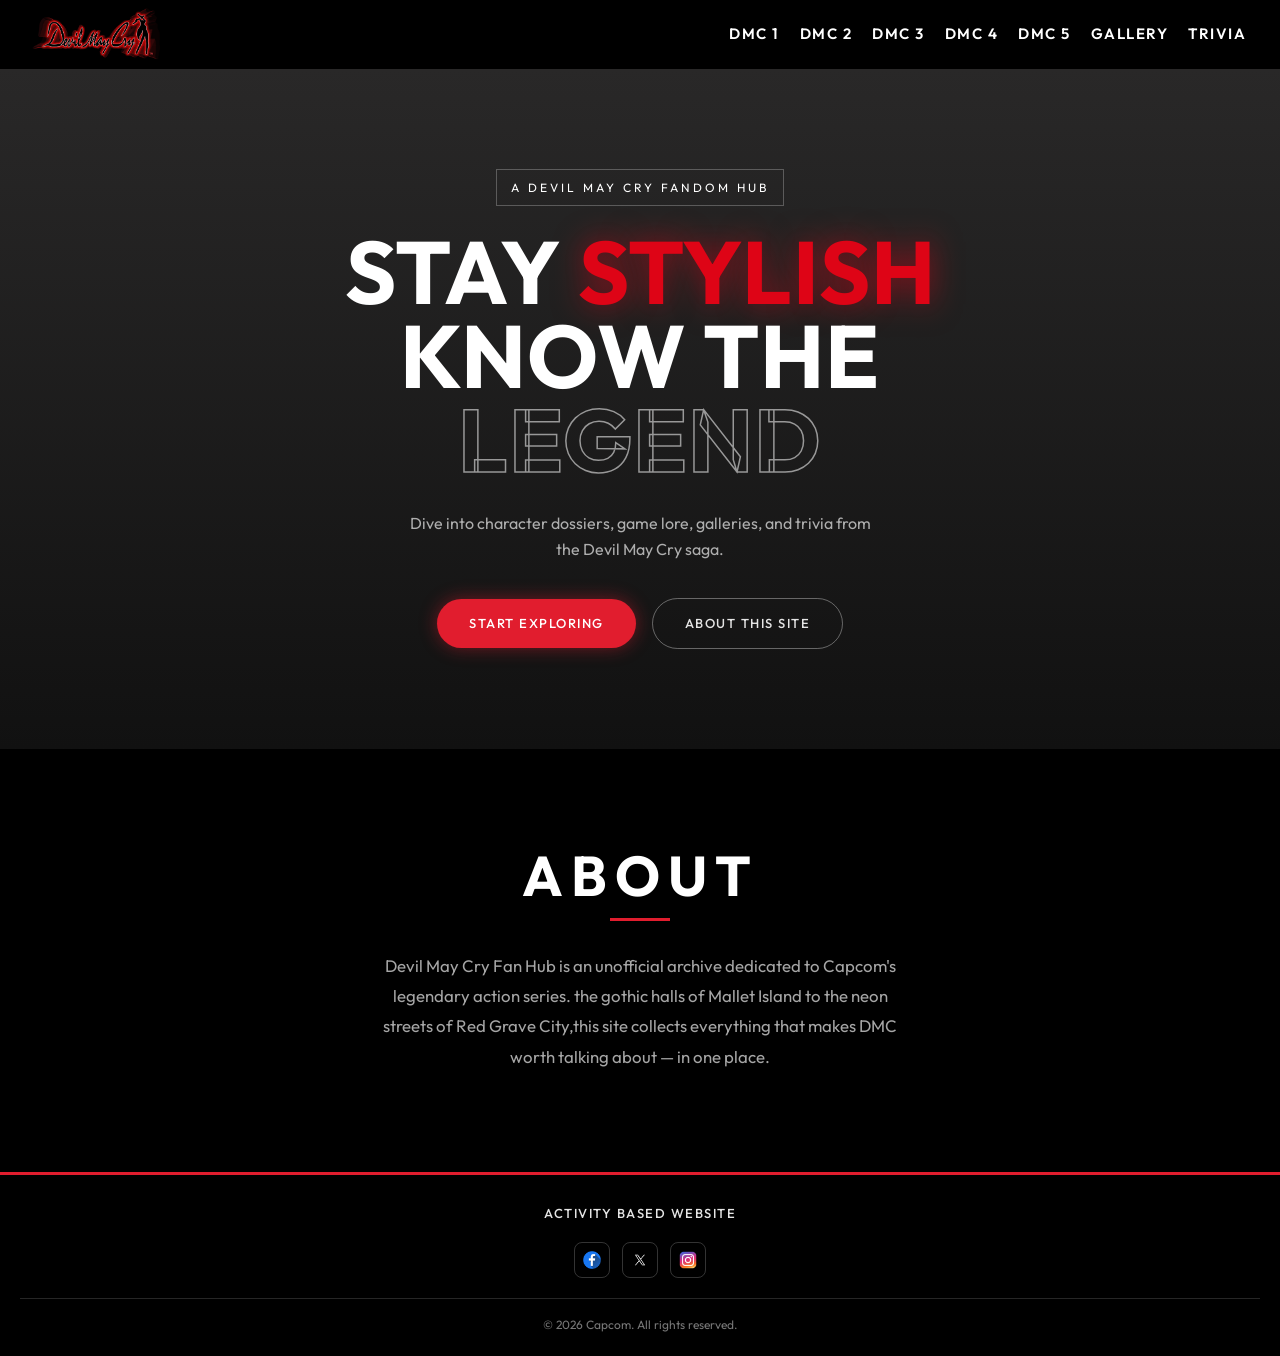
<file: index.html>
<!DOCTYPE html>
<html lang="en">
  <head>
    <meta charset="UTF-8" />
    <meta name="viewport" content="width=device-width, initial-scale=1.0" />
    <title>Devil May Cry Fan Hub</title>
    <link rel="preconnect" href="https://fonts.googleapis.com">
    <link rel="preconnect" href="https://fonts.gstatic.com" crossorigin>
 <link
      href="https://fonts.googleapis.com/css2?family=Outfit:wght@300;400;500;600;700;800&display=swap"
      rel="stylesheet"
    />
    <link rel="stylesheet" href="home.css" />
    <link rel="icon" type="image/png" href="Homepage_img/LogoPatch.png" />
  </head>
  <body>

    <!-- 1. NAVIGATION BAR -->
   <div class = "nav">
        <a href="index.html" class = "logo-link">
            <img src="Homepage_img/navlogo.png" alt="Devil May Cry Logo" />
        </a>
        <div class = "nav-links">
            <a href="dmc1.html" class = "nav-link">DMC 1</a>
            <a href="dmc2.html" class = "nav-link">DMC 2</a>
            <a href="dmc3.html" class = "nav-link">DMC 3</a>
            <a href="dmc4.html" class = "nav-link">DMC 4</a>
            <a href="dmc5.html" class = "nav-link">DMC 5</a>
            <a href="gallery.html" class = "nav-link">Gallery</a>
            <a href="trivia.html" class = "nav-link">Trivia</a>
        </div>
    </div>

    <!-- 2. HERO SECTION -->
    <main>
      <section class="hero">
        <div class="kicker">A Devil May Cry fandom hub</div>

        <h1 class="hero-title">
          <span class="line">
            Stay
            <span class="red">stylish</span>
          </span>
          <span class="line">Know the</span>
          <span class="line outline">Legend</span>
        </h1>

        <div class="tagline">
          <p>
            Dive into character dossiers, game lore, galleries, and trivia from
            the Devil May Cry saga.
          </p>
        </div>

        <div class="hero-btns">
          <a href="dmc1.html" class="btn btn-fill">Start exploring</a>
          <a href="#about" class="btn btn-ghost">About this site</a>
        </div>
      </section>

      <!-- 3. ABOUT SECTION -->
      <section id="about" class="section about-section">
        <h2 class="section-title">About</h2>
        <div class="section-content">
          <p>
            Devil May Cry Fan Hub is an unofficial archive dedicated to Capcom's
            legendary action series. the gothic halls of Mallet Island to the
            neon streets of Red Grave City,this site collects everything that
            makes DMC worth talking about — in one place.
          </p>
        </div>
      </section>
    </main>

    <!-- 4. FOOTER -->
    <div class="footer">
      <div class="footer-links">
        <a href="index.html">Activity Based Website</a>
      </div>

      <div class="footer-social">
        <a href="https://www.facebook.com/devilmaycry" target="_blank" rel="noopener noreferrer">
          <img src="Homepage_img/facebook.png" alt="Facebook" />
        </a>
        <a href="https://x.com/DevilMayCry?lang=en" target="_blank" rel="noopener noreferrer">
          <img src="Homepage_img/twitter.png" alt="Twitter" />
        </a>
        <a href="https://www.instagram.com/devilmaycrygame/" target="_blank" rel="noopener noreferrer">
          <img src="Homepage_img/instagram.png" alt="Instagram" />
        </a>
      </div>

      <div class="footer-content">
        <p>© 2026 Capcom. All rights reserved.</p>
      </div>
    </div>

  </body>
</html>
</file>
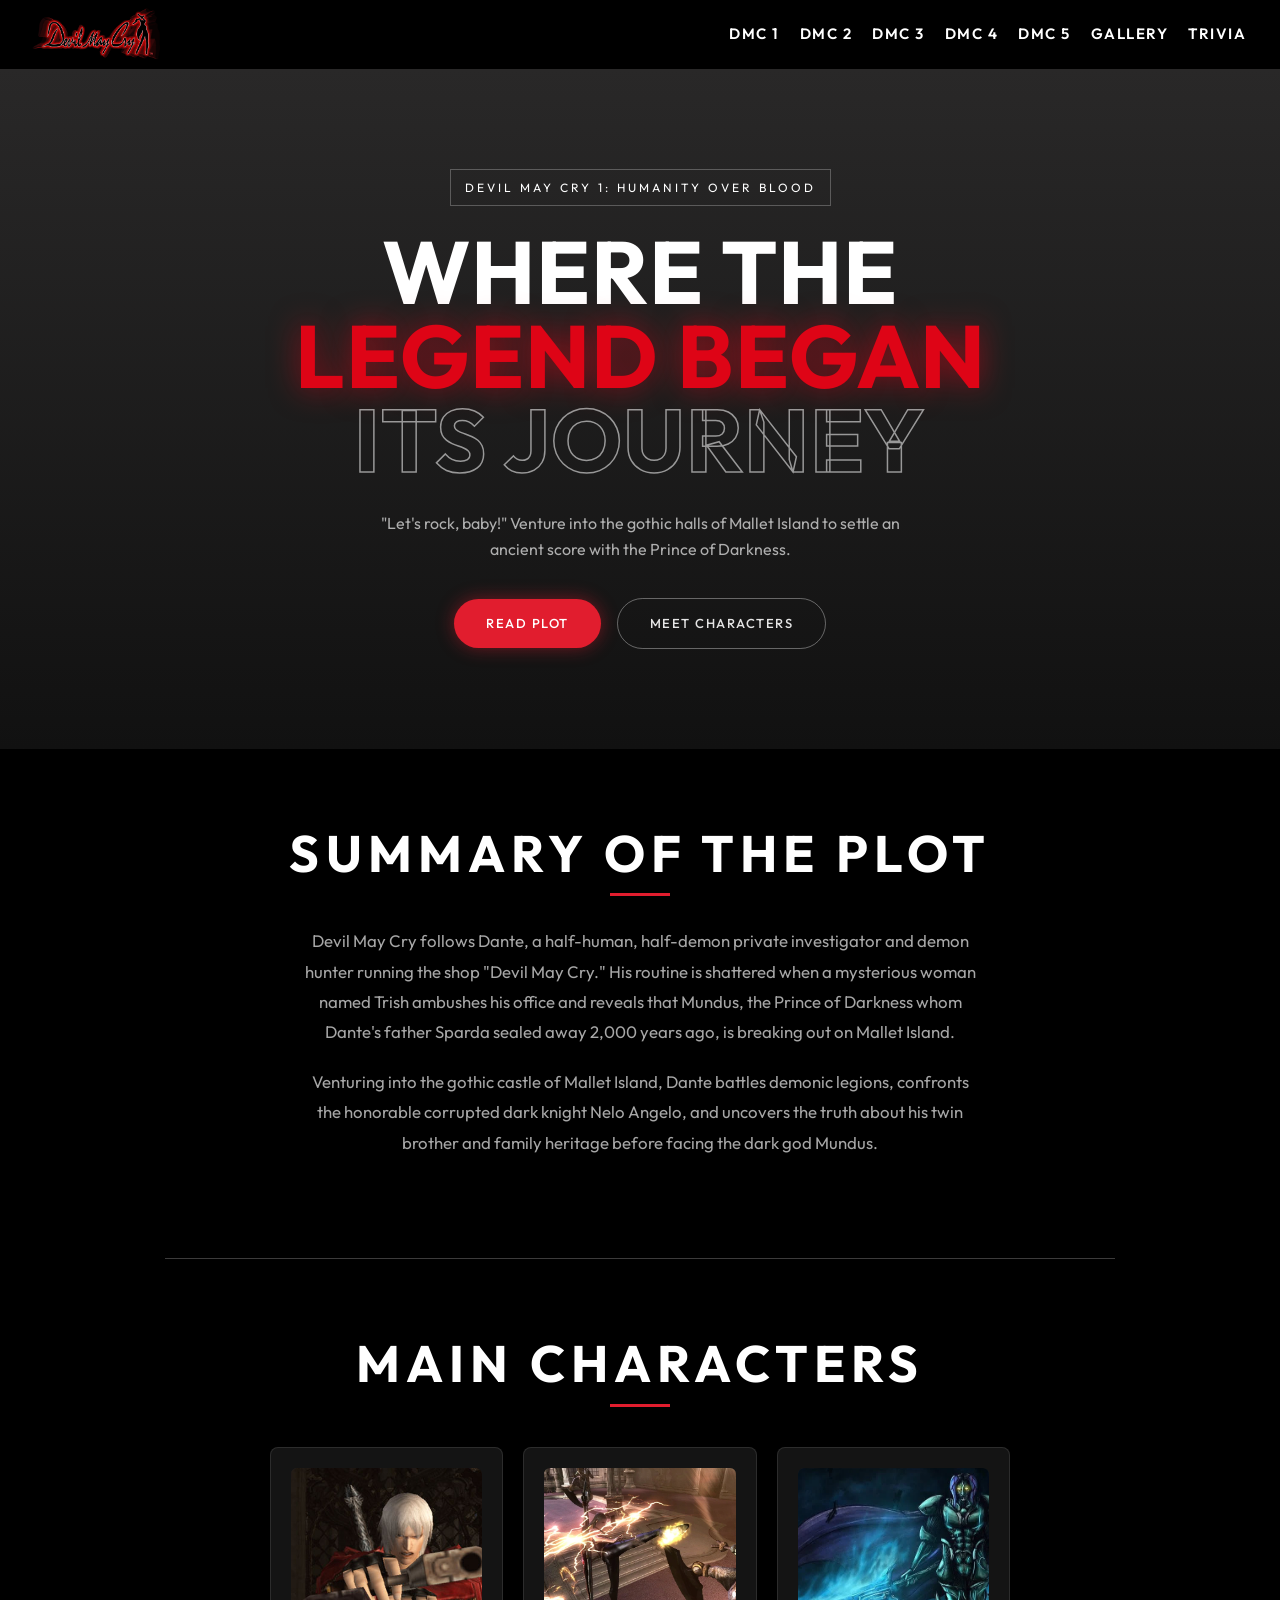
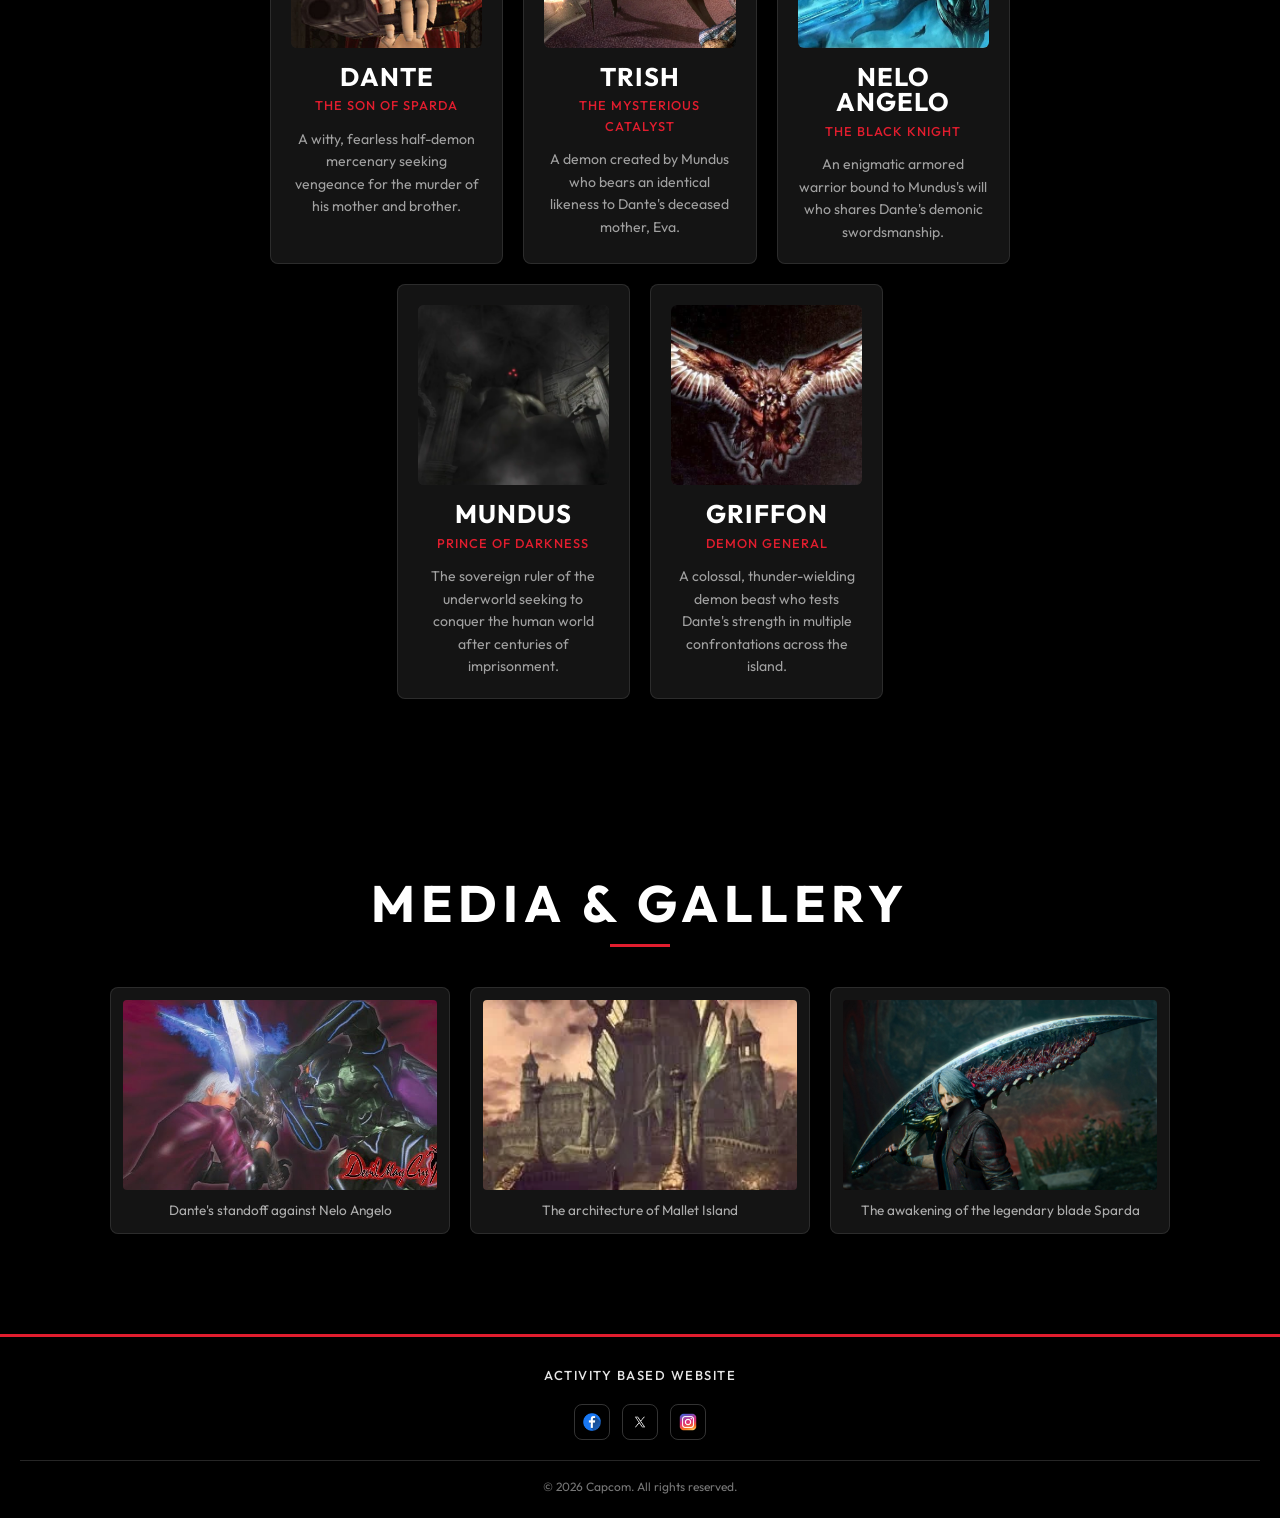
<file: dmc1.html>
<!DOCTYPE html>
<html lang="en">

<head>
  <meta charset="UTF-8" />
  <meta name="viewport" content="width=device-width, initial-scale=1.0" />
  <title>Devil May Cry 1</title>
  <link href="https://fonts.googleapis.com/css2?family=Outfit:wght@300;400;500;600;700;800&display=swap"
    rel="stylesheet" />
  <link rel="stylesheet" href="style1dmc.css" />
  <link rel="icon" type="image/png" href="images/Homepage/Logo Patch.png" />
</head>

<body>

  <!-- 1. NAVIGATION BAR (Unified Group Structure) -->
  <div class = "nav">
        <a href="index.html" class = "logo-link">
            <img src="Homepage_img/navlogo.png" alt="Devil May Cry Logo" />
        </a>
        <div class = "nav-links">
            <a href="dmc1.html" class = "nav-link">DMC 1</a>
            <a href="dmc2.html" class = "nav-link">DMC 2</a>
            <a href="dmc3.html" class = "nav-link">DMC 3</a>
            <a href="dmc4.html" class = "nav-link">DMC 4</a>
            <a href="dmc5.html" class = "nav-link">DMC 5</a>
            <a href="gallery.html" class = "nav-link">Gallery</a>
            <a href="trivia.html" class = "nav-link">Trivia</a>
        </div>
    </div>

  <main>
    <!-- 2. HERO SECTION -->
    <section class="hero" id="dmc1">
      <div class="kicker">Devil May Cry 1: Humanity Over Blood</div>

      <h1 class="hero-title">
        <span class="line">Where The</span>
        <span class="line red">Legend Began</span>
        <span class="line outline">Its Journey</span>
      </h1>

      <div class="tagline">
        <p>
          "Let's rock, baby!" Venture into the gothic halls of Mallet Island to settle an ancient score with the Prince
          of Darkness.
        </p>
      </div>

      <div class="hero-btns">
        <a href="#plot" class="btn btn-fill">Read Plot</a>
        <a href="#characters" class="btn btn-ghost">Meet Characters</a>
      </div>
    </section>

    <!-- 3. PLOT SUMMARY SECTION -->
    <section id="plot" class="section plot-section">
      <h2 class="section-title">Summary of the Plot</h2>
      <div class="section-content">
        <p>
          Devil May Cry follows Dante, a half-human, half-demon private investigator and demon hunter running the shop
          "Devil May Cry." His routine is shattered when a mysterious woman named Trish ambushes his office and reveals
          that Mundus, the Prince of Darkness whom Dante's father Sparda sealed away 2,000 years ago, is breaking out on
          Mallet Island.
        </p>
        <p>
          Venturing into the gothic castle of Mallet Island, Dante battles demonic legions, confronts the honorable
          corrupted dark knight Nelo Angelo, and uncovers the truth about his twin brother and family heritage before
          facing the dark god Mundus.
        </p>
      </div>
    </section>

    <hr class="section-divider" />

    <!-- 4. MAIN CHARACTERS SECTION (5 Required) -->
    <section id="characters" class="section character-section">
      <h2 class="section-title">Main Characters</h2>
      <div class="character-grid">

        <div class="character-card">
          <div class="card-img-wrapper">
            <img src="DMC1_img/emperomundus_throne (3).png" alt="Dante wielding Ebony and Ivory"
              class="responsive-img card-img" />
          </div>
          <h3>Dante</h3>
          <span class="char-role">The Son of Sparda</span>
          <p>
            A witty, fearless half-demon mercenary seeking vengeance for the murder of his mother and brother.
          </p>
        </div>

        <div class="character-card">
          <div class="card-img-wrapper">
            <img src="DMC1_img/dante_nelo_fight (3).png" alt="Trish holding lightning bolts"
              class="responsive-img card-img" />
          </div>
          <h3>Trish</h3>
          <span class="char-role">The Mysterious Catalyst</span>
          <p>
            A demon created by Mundus who bears an identical likeness to Dante's deceased mother, Eva.
          </p>
        </div>

        <div class="character-card">
          <div class="card-img-wrapper">
            <img src="DMC1_img/sparda_sword (3).png" alt="Nelo Angelo in heavy blue armor"
              class="responsive-img card-img" />
          </div>
          <h3>Nelo Angelo</h3>
          <span class="char-role">The Black Knight</span>
          <p>
            An enigmatic armored warrior bound to Mundus's will who shares Dante's demonic swordsmanship.
          </p>
        </div>

        <div class="character-card">
          <div class="card-img-wrapper">
            <img src="DMC1_img/facebook_logo (3).png" alt="Emperor Mundus seated on a throne"
              class="responsive-img card-img" />
          </div>
          <h3>Mundus</h3>
          <span class="char-role">Prince of Darkness</span>
          <p>
            The sovereign ruler of the underworld seeking to conquer the human world after centuries of imprisonment.
          </p>
        </div>

        <div class="character-card">
          <div class="card-img-wrapper">
            <img src="DMC1_img/Trish_fighting (1).png" alt="Griffon the giant demon bird"
              class="responsive-img card-img" />
          </div>
          <h3>Griffon</h3>
          <span class="char-role">Demon General</span>
          <p>
            A colossal, thunder-wielding demon beast who tests Dante's strength in multiple confrontations across the
            island.
          </p>
        </div>

      </div>
    </section>

    <!-- 5. MEDIA & GALLERY SECTION -->
    <section id="media" class="section media-section">
      <h2 class="section-title">Media &amp; Gallery</h2>
      <div class="media-grid">
        <div class="media-card">
          <div class="media-img-wrapper">
            <img src="DMC1_img/dante_wielding (3).png" alt="Dante confronting Nelo Angelo"
              class="responsive-img media-img" />
          </div>
          <p class="media-caption">Dante's standoff against Nelo Angelo</p>
        </div>

        <div class="media-card">
          <div class="media-img-wrapper">
            <img src="DMC1_img/neloangelo_armor (3).png" alt="Mallet Island gothic castle exterior"
              class="responsive-img media-img" />
          </div>
          <p class="media-caption">The architecture of Mallet Island</p>
        </div>

        <div class="media-card">
          <div class="media-img-wrapper">
            <img src="DMC1_img/twitter_logo (3).png" alt="Sparda sword awakening" class="responsive-img media-img" />
          </div>
          <p class="media-caption">The awakening of the legendary blade Sparda</p>
        </div>
      </div>
    </section>
  </main>

  <!-- 6. FOOTER (Unified Group Structure) -->
  <div class="footer">
    <div class="footer-links">
      <a href="index.html">Activity Based Website</a>
    </div>

    <div class="footer-social">
      <a href="https://www.facebook.com/devilmaycry" target="_blank" rel="noopener noreferrer">
        <img src="Homepage_img/facebook.png" alt="Facebook icon" />
      </a>
      <a href="https://x.com/DevilMayCry?lang=en" target="_blank" rel="noopener noreferrer">
        <img src="Homepage_img/twitter.png" alt="Twitter icon" />
      </a>
      <a href="https://www.instagram.com/devilmaycrygame/" target="_blank" rel="noopener noreferrer">
        <img src="Homepage_img/instagram.png" alt="Instagram icon" />
      </a>
    </div>

    <div class="footer-content">
      <p>© 2026 Capcom. All rights reserved.</p>
    </div>
  </div>

</body>

</html>
</file>
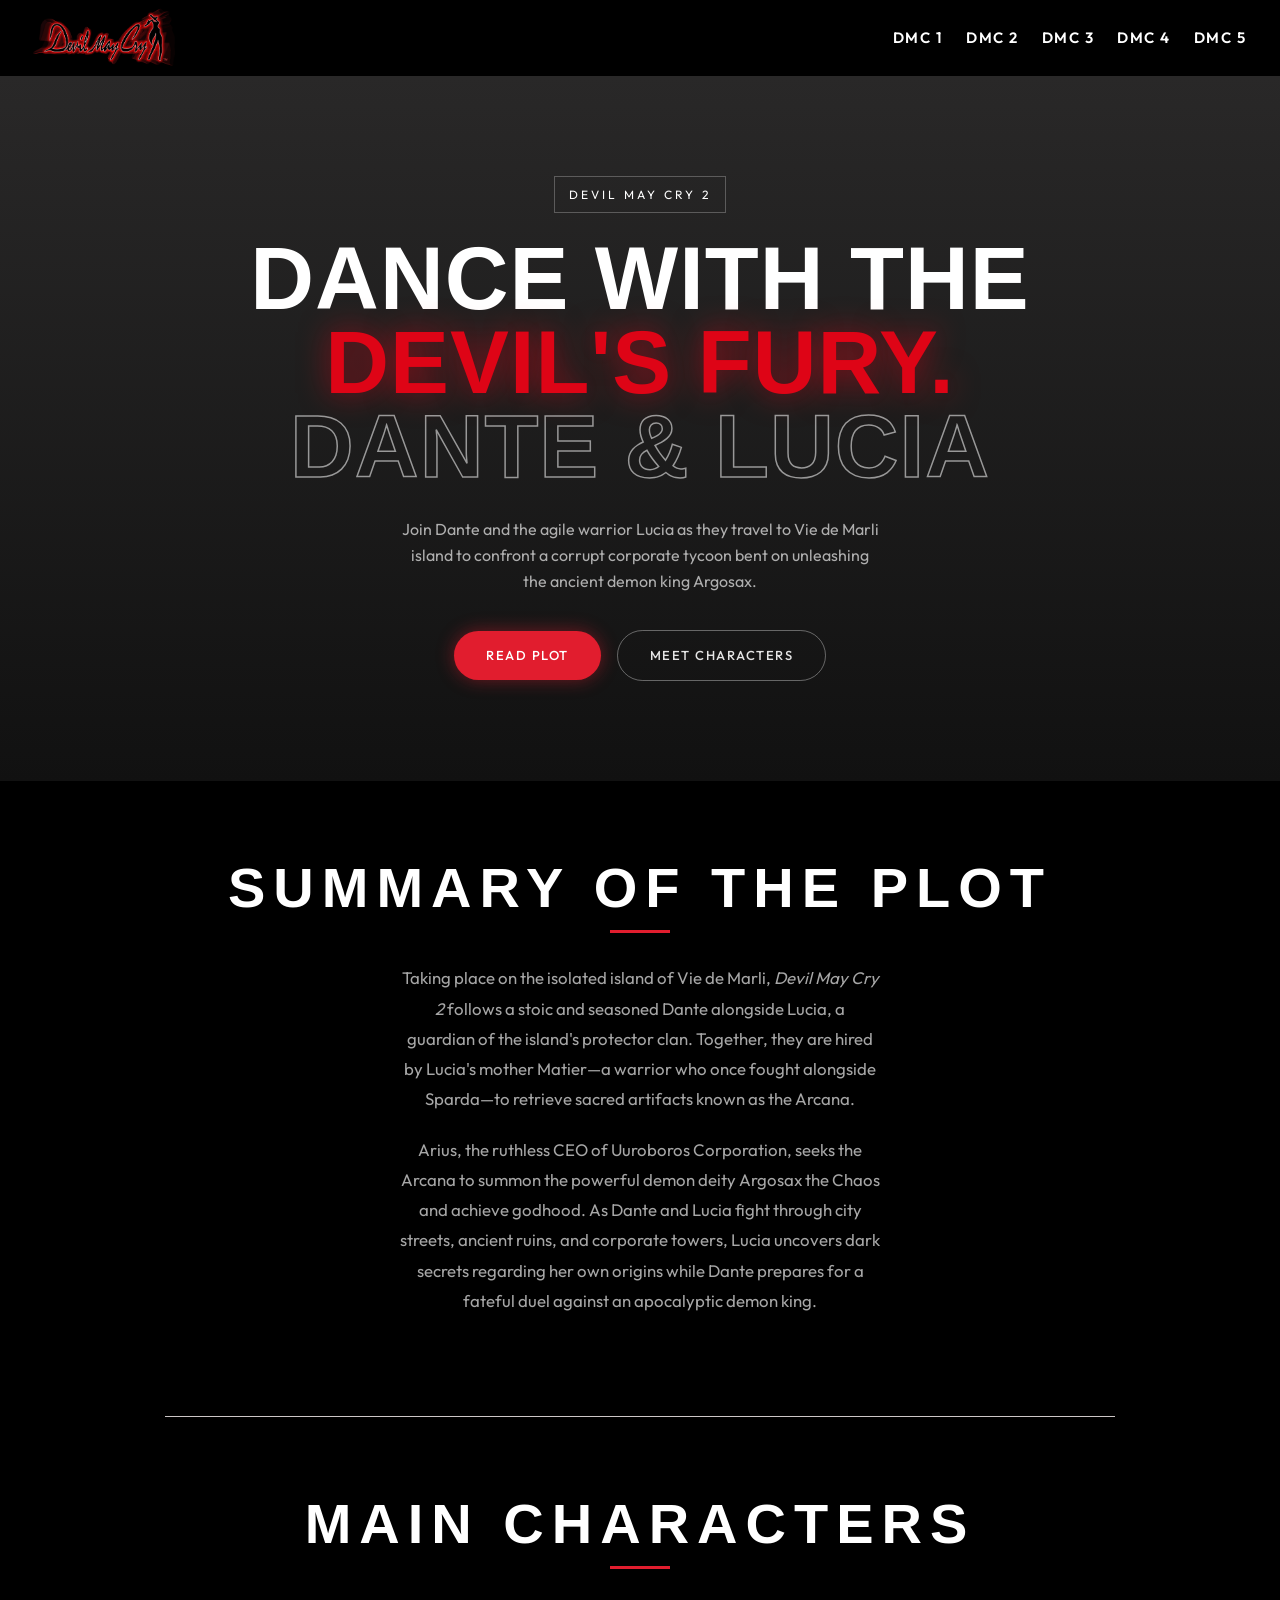
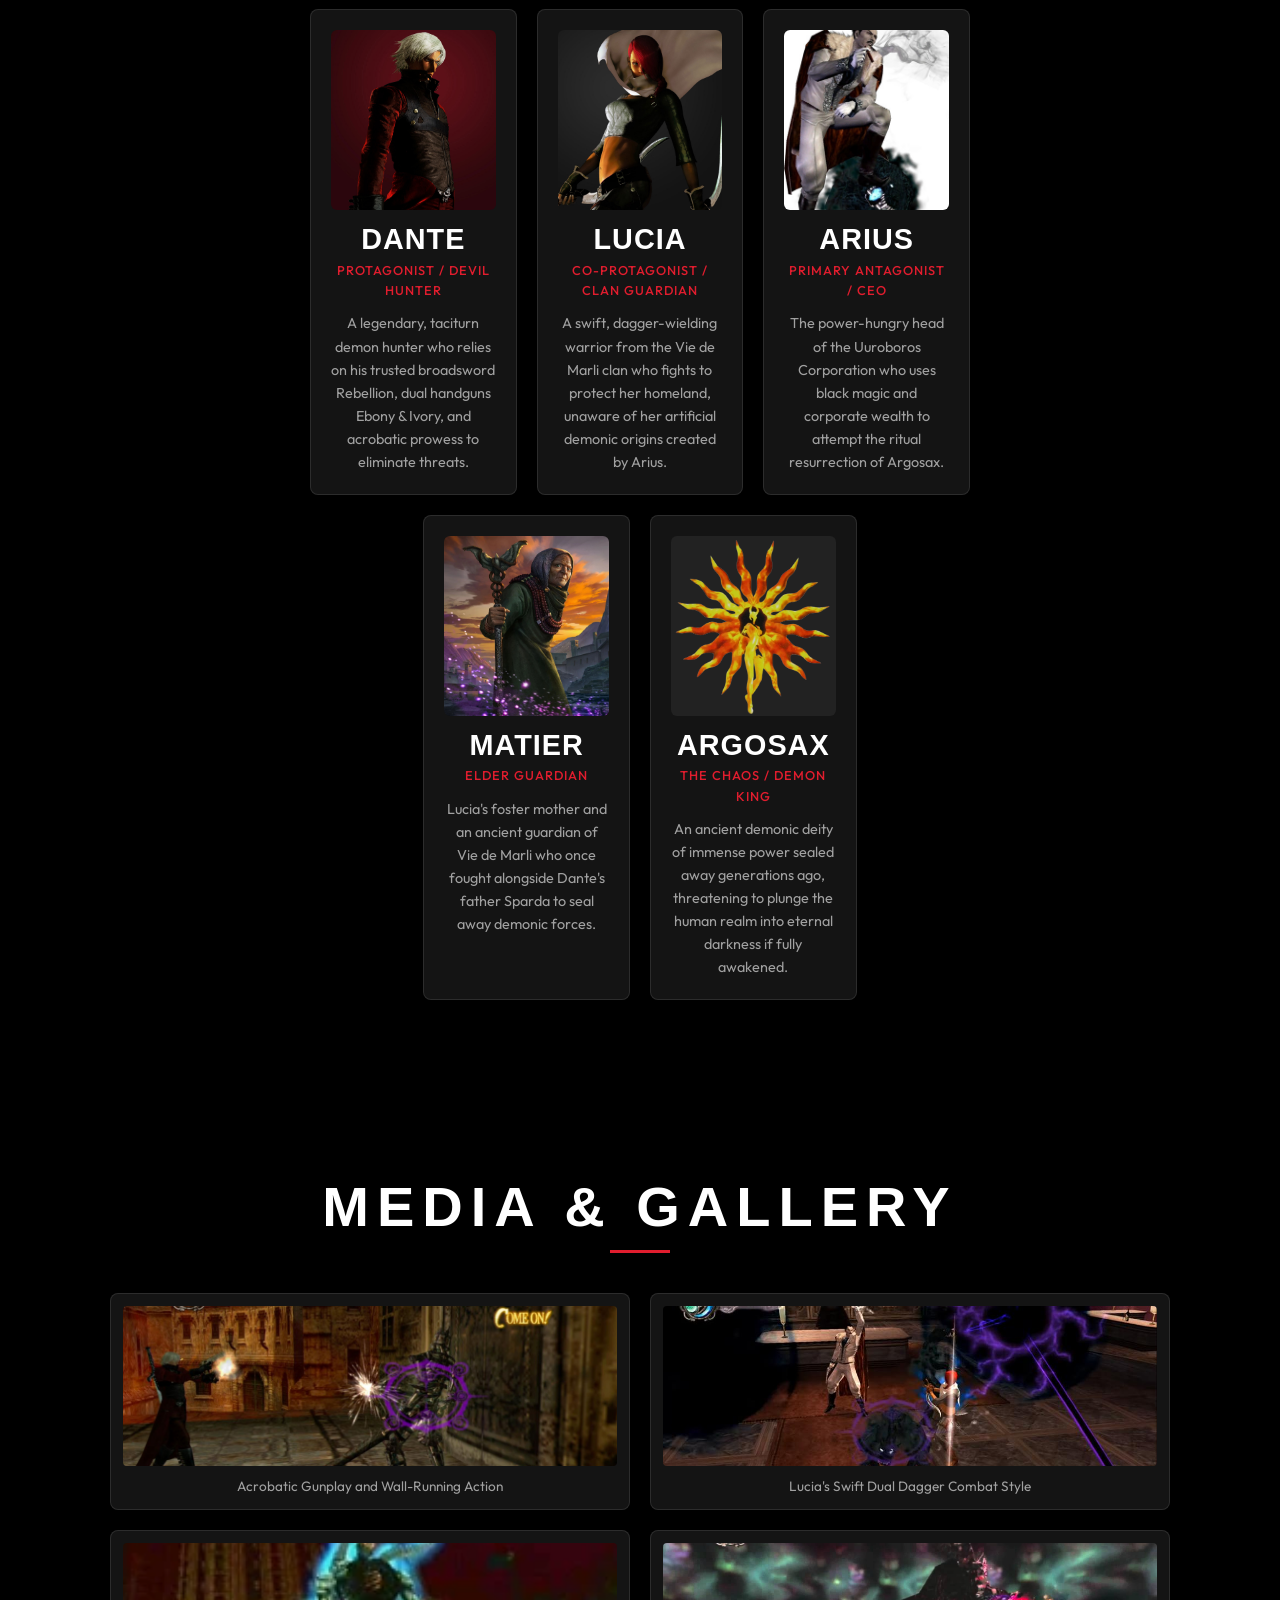
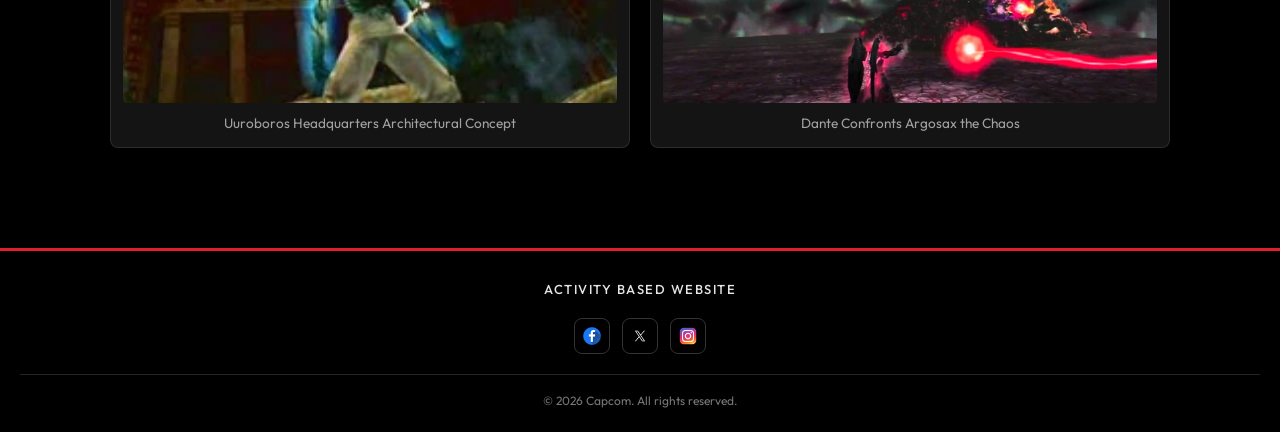
<file: DMC2.html>
<!DOCTYPE html>
<html lang="en">
  <head>
    <meta charset="UTF-8" />
    <meta name="viewport" content="width=device-width, initial-scale=1.0" />
    <title>Devil May Cry 3: Dante's Awakening</title>
    <link
      href="https://fonts.googleapis.com/css2?family=Outfit:wght@300;400;500;600;700;800&display=swap"
      rel="stylesheet"
    />
    <link rel="stylesheet" href="DMC3.css" />
    <link rel="icon" type="image/png" href="homepage-images/Logo Patch.png" />
  </head>
  <body>
    <!-- HTML NAV -->
    <div class="navbar">
      <div class="pill">
        <a href="Home.html" class="logo-link">
          <img src="homepage-images/navlogo.png" alt="Logo" />
        </a>
        <div class="nav-links">
          <a href="DMC1.html" class="nav-link">DMC 1</a>
          <a href="DMC2.html" class="nav-link active">DMC 2</a>
          <a href="DMC3.html" class="nav-link">DMC 3</a>
          <a href="DMC4.html" class="nav-link">DMC 4</a>
          <a href="DMC5.html" class="nav-link">DMC 5</a>
        </div>
      </div>
    </div>

    <main>
      <!-- Hero Section -->
      <section class="hero">
        <div class="kicker">Devil May Cry 2</div>

        <h1 class="hero-title">
          <span class="line">Dance with the</span>
          <span class="line red">Devil's Fury.</span>
          <span class="line outline">Dante &amp; Lucia</span>
        </h1>

        <div class="tagline">
          <p>
            Join Dante and the agile warrior Lucia as they travel to Vie de Marli island to confront a corrupt corporate tycoon bent on unleashing the ancient demon king Argosax.
          </p>
        </div>

        <div class="hero-btns">
          <a href="#plot" class="btn btn-fill">Read Plot</a>
          <a href="#characters" class="btn btn-ghost">Meet Characters</a>
        </div>
      </section>

      <!-- Plot Summary Section -->
      <section id="plot" class="section plot-section">
        <h2 class="section-title">Summary of the Plot</h2>
        <div class="section-content">
          <p>
            Taking place on the isolated island of Vie de Marli, <em>Devil May Cry 2</em> follows a stoic and seasoned Dante alongside Lucia, a guardian of the island's protector clan. Together, they are hired by Lucia's mother Matier—a warrior who once fought alongside Sparda—to retrieve sacred artifacts known as the Arcana.
          </p>
          <p>
            Arius, the ruthless CEO of Uuroboros Corporation, seeks the Arcana to summon the powerful demon deity Argosax the Chaos and achieve godhood. As Dante and Lucia fight through city streets, ancient ruins, and corporate towers, Lucia uncovers dark secrets regarding her own origins while Dante prepares for a fateful duel against an apocalyptic demon king.
          </p>
        </div>
      </section>

      <hr class="section-divider" />

      <!-- Main Characters Section -->
     <section id="characters" class="section character-section">
        <h2 class="section-title">Main Characters</h2>
        <div class="character-grid">
          <div class="character-card">
            <div class="card-img-wrapper">
              <img src="dmc2-images/Dante_character.jpg" alt="Dante" class="responsive-img card-img" />
            </div>
            <h3>Dante</h3>
            <span class="char-role">Protagonist / Devil Hunter</span>
            <p>
              A legendary, taciturn demon hunter who relies on his trusted broadsword Rebellion, dual handguns Ebony &amp; Ivory, and acrobatic prowess to eliminate threats.
            </p>
          </div>

          <div class="character-card">
            <div class="card-img-wrapper">
              <img src="dmc2-images/Lucia_character.jpg" alt="Lucia" class="responsive-img card-img" />
            </div>
            <h3>Lucia</h3>
            <span class="char-role">Co-Protagonist / Clan Guardian</span>
            <p>
              A swift, dagger-wielding warrior from the Vie de Marli clan who fights to protect her homeland, unaware of her artificial demonic origins created by Arius.
            </p>
          </div>

          <div class="character-card">
            <div class="card-img-wrapper">
              <img src="dmc2-images/Arius_character.jpg" alt="Arius" class="responsive-img card-img" />
            </div>
            <h3>Arius</h3>
            <span class="char-role">Primary Antagonist / CEO</span>
            <p>
              The power-hungry head of the Uuroboros Corporation who uses black magic and corporate wealth to attempt the ritual resurrection of Argosax.
            </p>
          </div>

          <div class="character-card">
            <div class="card-img-wrapper">
              <img src="dmc2-images/Matier_character.jpg" alt="Matier" class="responsive-img card-img" />
            </div>
            <h3>Matier</h3>
            <span class="char-role">Elder Guardian</span>
            <p>
              Lucia's foster mother and an ancient guardian of Vie de Marli who once fought alongside Dante's father Sparda to seal away demonic forces.
            </p>
          </div>

          <div class="character-card">
            <div class="card-img-wrapper">
              <img src="dmc2-images/Argosax_character.webp" alt="Argosax" class="responsive-img card-img" />
            </div>
            <h3>Argosax</h3>
            <span class="char-role">The Chaos / Demon King</span>
            <p>
              An ancient demonic deity of immense power sealed away generations ago, threatening to plunge the human realm into eternal darkness if fully awakened.
            </p>
          </div>
        </div>
      </section>

      <!-- Media Section -->
      <section id="media" class="section media-section">
        <h2 class="section-title">Media &amp; Gallery</h2>
        <div class="media-grid">
          <div class="media-card">
            <div class="media-img-wrapper">
              <img src="dmc2-images/DMC2-gallerydante.jpg" alt="Gameplay Screenshot" class="responsive-img media-img" />
            </div>
            <p class="media-caption">Acrobatic Gunplay and Wall-Running Action</p>
          </div>
          <div class="media-card">
            <div class="media-img-wrapper">
              <img src="dmc2-images/Lucia-media.jpg" alt="Lucia Combat" class="responsive-img media-img" />
            </div>
            <p class="media-caption">Lucia's Swift Dual Dagger Combat Style</p>
          </div>
          <div class="media-card">
            <div class="media-img-wrapper">
              <img src="dmc2-images/Possesed_Arius.webp" alt="Uuroboros Headquarters" class="responsive-img media-img" />
            </div>
            <p class="media-caption">Uuroboros Headquarters Architectural Concept</p>
          </div>
          <div class="media-card">
            <div class="media-img-wrapper">
              <img src="dmc2-images/DantevsArgorax.jpg" alt="Boss Battle" class="responsive-img media-img" />
            </div>
            <p class="media-caption">Dante Confronts Argosax the Chaos</p>
          </div>
        </div>
      </section>
    </main>

    <!-- HTML FOOTER -->
    <div class="footer">
      <div class="footer-links">
        <a href="#dmc1">Activity Based Website</a>
      </div>

      <div class="footer-social">
        <a href="https://www.facebook.com/devilmaycry" target="_blank">
          <img src="homepage-images/facebook (2).png" alt="Facebook" />
        </a>
        <a href="https://x.com/DevilMayCry?lang=en" target="_blank">
          <img src="homepage-images/twitter.png" alt="Twitter" />
        </a>
        <a href="https://www.instagram.com/devilmaycrygame/" target="_blank">
          <img src="homepage-images/instagram.png" alt="Instagram" />
        </a>
      </div>

      <div class="footer-content">
        <p>© 2026 Capcom. All rights reserved.</p>
      </div>
    </div>
  </body>
</html>
</file>
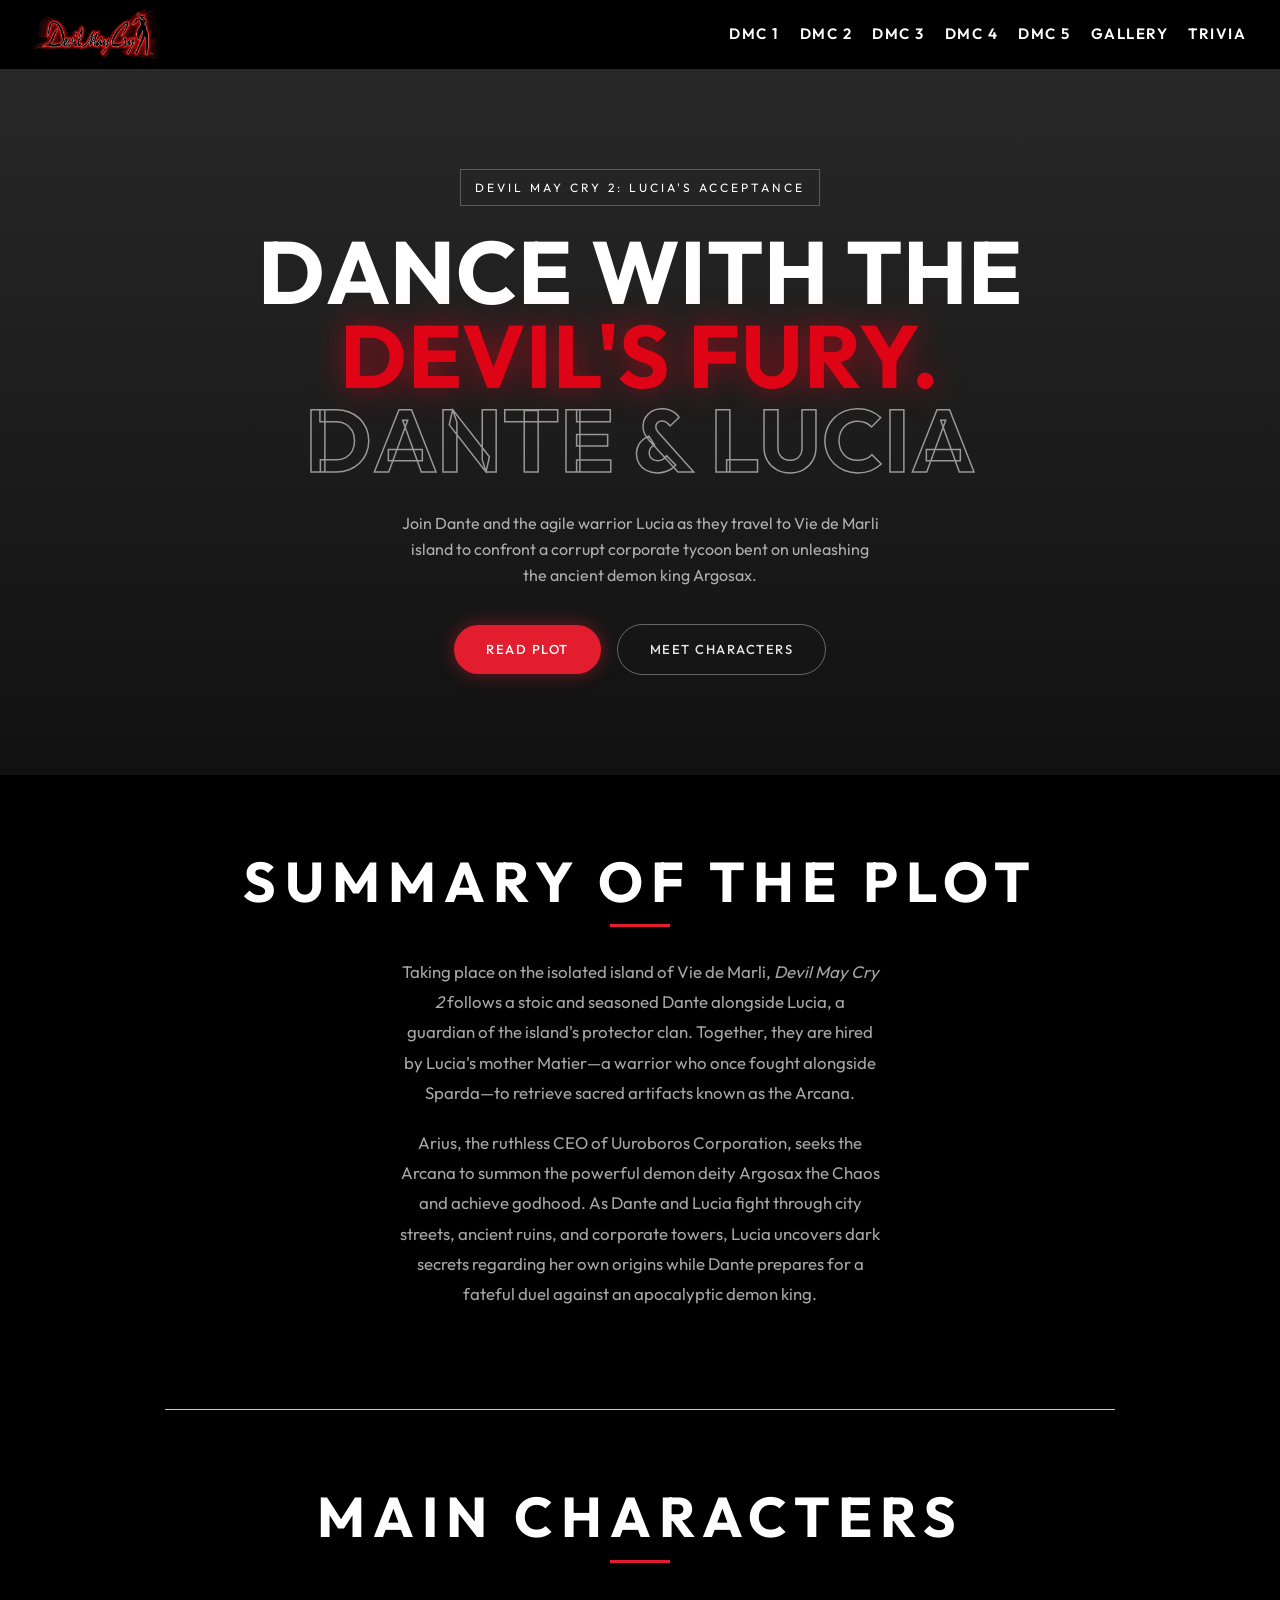
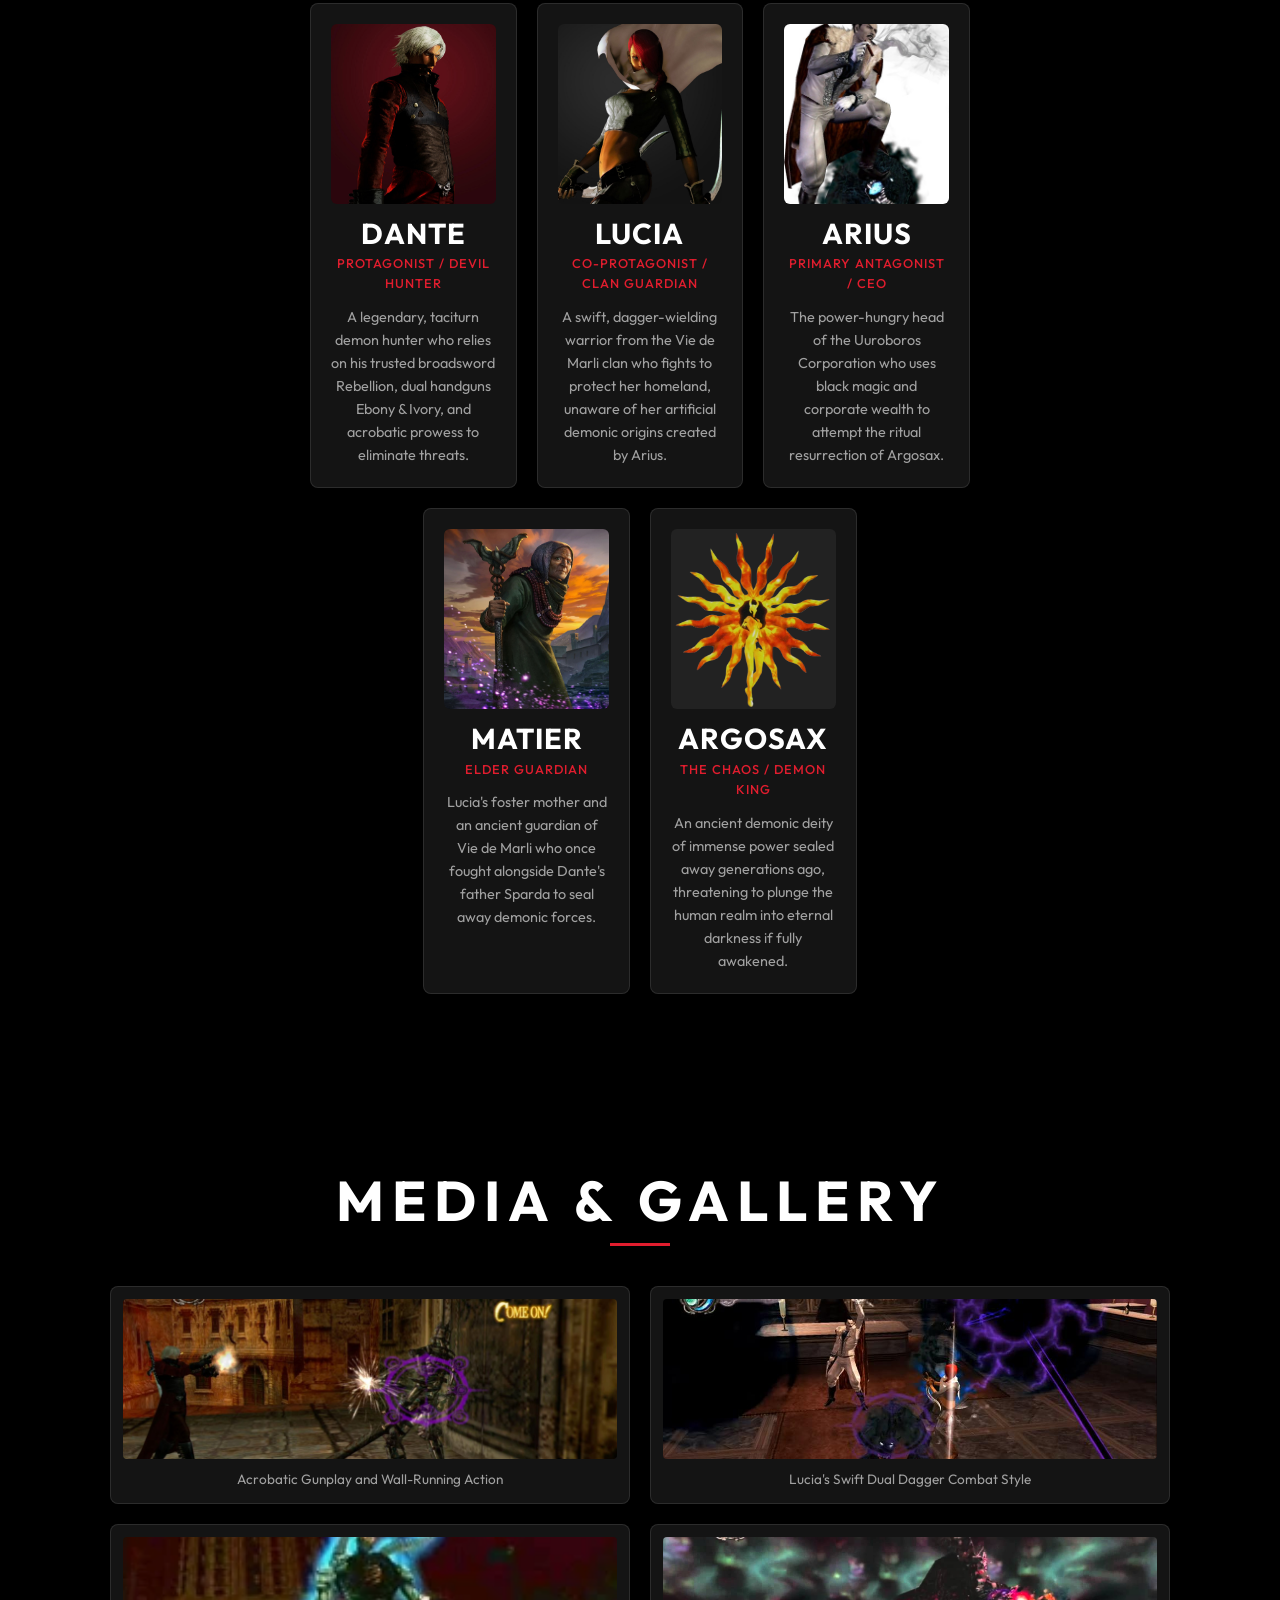
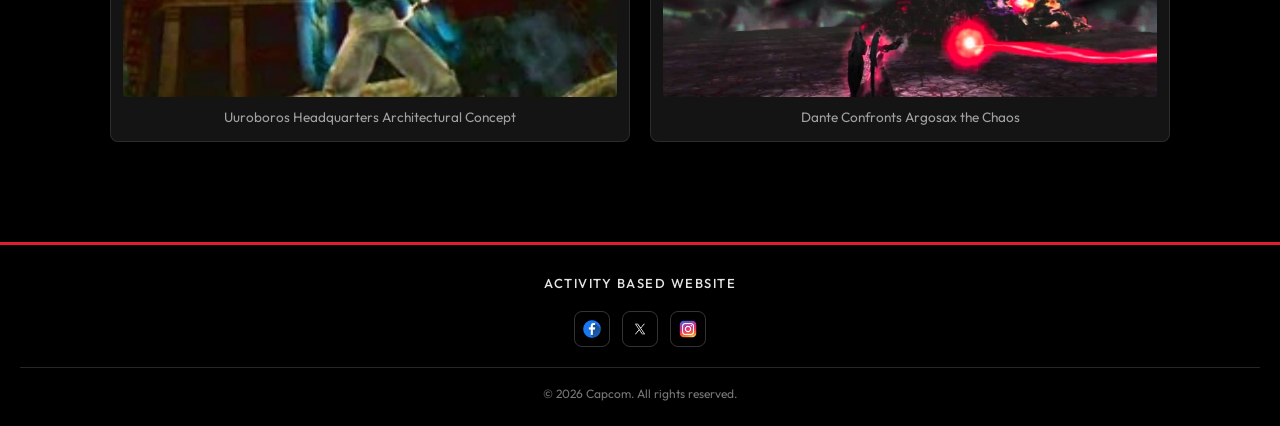
<file: dmc2.html>
<!DOCTYPE html>
<html lang="en">
  <head>
    <meta charset="UTF-8" />
    <meta name="viewport" content="width=device-width, initial-scale=1.0" />
    <title>Devil May Cry 2</title>
    <link
      href="https://fonts.googleapis.com/css2?family=Outfit:wght@300;400;500;600;700;800&display=swap"
      rel="stylesheet"
    />
    <link rel="stylesheet" href="style2dmc.css" />
    <link rel="icon" type="image/png" href="images/Homepage/Logo Patch.png" />
  </head>
  <body>
    <!-- HTML NAV -->
    <div class="navbar">
    <div class="pill">
      <a href="index.html" class="logo-link">
        <img src="Homepage_img/navlogo.png" alt="Devil May Cry Logo" />
      </a>
      <div class="nav-links">
        <a href="dmc1.html" class="nav-link active">DMC 1</a>
        <a href="dmc2.html" class="nav-link">DMC 2</a>
        <a href="dmc3.html" class="nav-link">DMC 3</a>
        <a href="dmc4.html" class="nav-link">DMC 4</a>
        <a href="dmc5.html" class="nav-link">DMC 5</a>
        <a href="gallery.html" class="nav-link">Gallery</a>
        <a href="trivia.html" class="nav-link">Trivia</a>
      </div>
    </div>

    <main>
      <!-- Hero Section -->
      <section class="hero">
        <div class="kicker">Devil May Cry 2: Lucia's Acceptance</div>

        <h1 class="hero-title">
          <span class="line">Dance with the</span>
          <span class="line red">Devil's Fury.</span>
          <span class="line outline">Dante &amp; Lucia</span>
        </h1>

        <div class="tagline">
          <p>
            Join Dante and the agile warrior Lucia as they travel to Vie de Marli island to confront a corrupt corporate tycoon bent on unleashing the ancient demon king Argosax.
          </p>
        </div>

        <div class="hero-btns">
          <a href="#plot" class="btn btn-fill">Read Plot</a>
          <a href="#characters" class="btn btn-ghost">Meet Characters</a>
        </div>
      </section>

      <!-- Plot Summary Section -->
      <section id="plot" class="section plot-section">
        <h2 class="section-title">Summary of the Plot</h2>
        <div class="section-content">
          <p>
            Taking place on the isolated island of Vie de Marli, <em>Devil May Cry 2</em> follows a stoic and seasoned Dante alongside Lucia, a guardian of the island's protector clan. Together, they are hired by Lucia's mother Matier—a warrior who once fought alongside Sparda—to retrieve sacred artifacts known as the Arcana.
          </p>
          <p>
            Arius, the ruthless CEO of Uuroboros Corporation, seeks the Arcana to summon the powerful demon deity Argosax the Chaos and achieve godhood. As Dante and Lucia fight through city streets, ancient ruins, and corporate towers, Lucia uncovers dark secrets regarding her own origins while Dante prepares for a fateful duel against an apocalyptic demon king.
          </p>
        </div>
      </section>

      <hr class="section-divider" />

      <!-- Main Characters Section -->
     <section id="characters" class="section character-section">
        <h2 class="section-title">Main Characters</h2>
        <div class="character-grid">
          <div class="character-card">
            <div class="card-img-wrapper">
              <img src="DMC2_img/Dante_pfp (2).jpg" alt="Dante" class="responsive-img card-img" />
            </div>
            <h3>Dante</h3>
            <span class="char-role">Protagonist / Devil Hunter</span>
            <p>
              A legendary, taciturn demon hunter who relies on his trusted broadsword Rebellion, dual handguns Ebony &amp; Ivory, and acrobatic prowess to eliminate threats.
            </p>
          </div>

          <div class="character-card">
            <div class="card-img-wrapper">
              <img src="DMC2_img/Lucia_pfp (2).png" alt="Lucia" class="responsive-img card-img" />
            </div>
            <h3>Lucia</h3>
            <span class="char-role">Co-Protagonist / Clan Guardian</span>
            <p>
              A swift, dagger-wielding warrior from the Vie de Marli clan who fights to protect her homeland, unaware of her artificial demonic origins created by Arius.
            </p>
          </div>

          <div class="character-card">
            <div class="card-img-wrapper">
              <img src="DMC2_img/DMC2-gallerydante.jpg" alt="Arius" class="responsive-img card-img" />
            </div>
            <h3>Arius</h3>
            <span class="char-role">Primary Antagonist / CEO</span>
            <p>
              The power-hungry head of the Uuroboros Corporation who uses black magic and corporate wealth to attempt the ritual resurrection of Argosax.
            </p>
          </div>

          <div class="character-card">
            <div class="card-img-wrapper">
              <img src="DMC2_img/Matiers-media (2).webp" alt="Matier" class="responsive-img card-img" />
            </div>
            <h3>Matier</h3>
            <span class="char-role">Elder Guardian</span>
            <p>
              Lucia's foster mother and an ancient guardian of Vie de Marli who once fought alongside Dante's father Sparda to seal away demonic forces.
            </p>
          </div>

          <div class="character-card">
            <div class="card-img-wrapper">
              <img src="DMC2_img/Arius_character (2).jpg" alt="Argosax" class="responsive-img card-img" />
            </div>
            <h3>Argosax</h3>
            <span class="char-role">The Chaos / Demon King</span>
            <p>
              An ancient demonic deity of immense power sealed away generations ago, threatening to plunge the human realm into eternal darkness if fully awakened.
            </p>
          </div>
        </div>
      </section>

      <!-- Media Section -->
      <section id="media" class="section media-section">
        <h2 class="section-title">Media &amp; Gallery</h2>
        <div class="media-grid">
          <div class="media-card">
            <div class="media-img-wrapper">
              <img src="DMC2_img/Dante_character (2).jpg" alt="Gameplay Screenshot" class="responsive-img media-img" />
            </div>
            <p class="media-caption">Acrobatic Gunplay and Wall-Running Action</p>
          </div>
          <div class="media-card">
            <div class="media-img-wrapper">
              <img src="DMC2_img/Lucia_character (2).jpg" alt="Lucia Combat" class="responsive-img media-img" />
            </div>
            <p class="media-caption">Lucia's Swift Dual Dagger Combat Style</p>
          </div>
          <div class="media-card">
            <div class="media-img-wrapper">
              <img src="DMC2_img/logo_dmc2 (2).webp" alt="Uuroboros Headquarters" class="responsive-img media-img" />
            </div>
            <p class="media-caption">Uuroboros Headquarters Architectural Concept</p>
          </div>
          <div class="media-card">
            <div class="media-img-wrapper">
              <img src="DMC2_img/Lucia-media (2).jpg" alt="Boss Battle" class="responsive-img media-img" />
            </div>
            <p class="media-caption">Dante Confronts Argosax the Chaos</p>
          </div>
        </div>
      </section>
    </main>

    <!-- HTML FOOTER -->
    <div class="footer">
      <div class="footer-links">
        <a href="index.html">Activity Based Website</a>
      </div>

      <div class="footer-social">
        <a href="https://www.facebook.com/devilmaycry" target="_blank" rel="noopener noreferrer">
          <img src="Homepage_img/facebook.png" alt="Facebook" />
        </a>
        <a href="https://x.com/DevilMayCry?lang=en" target="_blank" rel="noopener noreferrer">
          <img src="Homepage_img/twitter.png" alt="Twitter" />
        </a>
        <a href="https://www.instagram.com/devilmaycrygame/" target="_blank" rel="noopener noreferrer">
          <img src="Homepage_img/instagram.png" alt="Instagram" />
        </a>
      </div>

      <div class="footer-content">
        <p>© 2026 Capcom. All rights reserved.</p>
      </div>
    </div>
  </body>
</html>
</file>
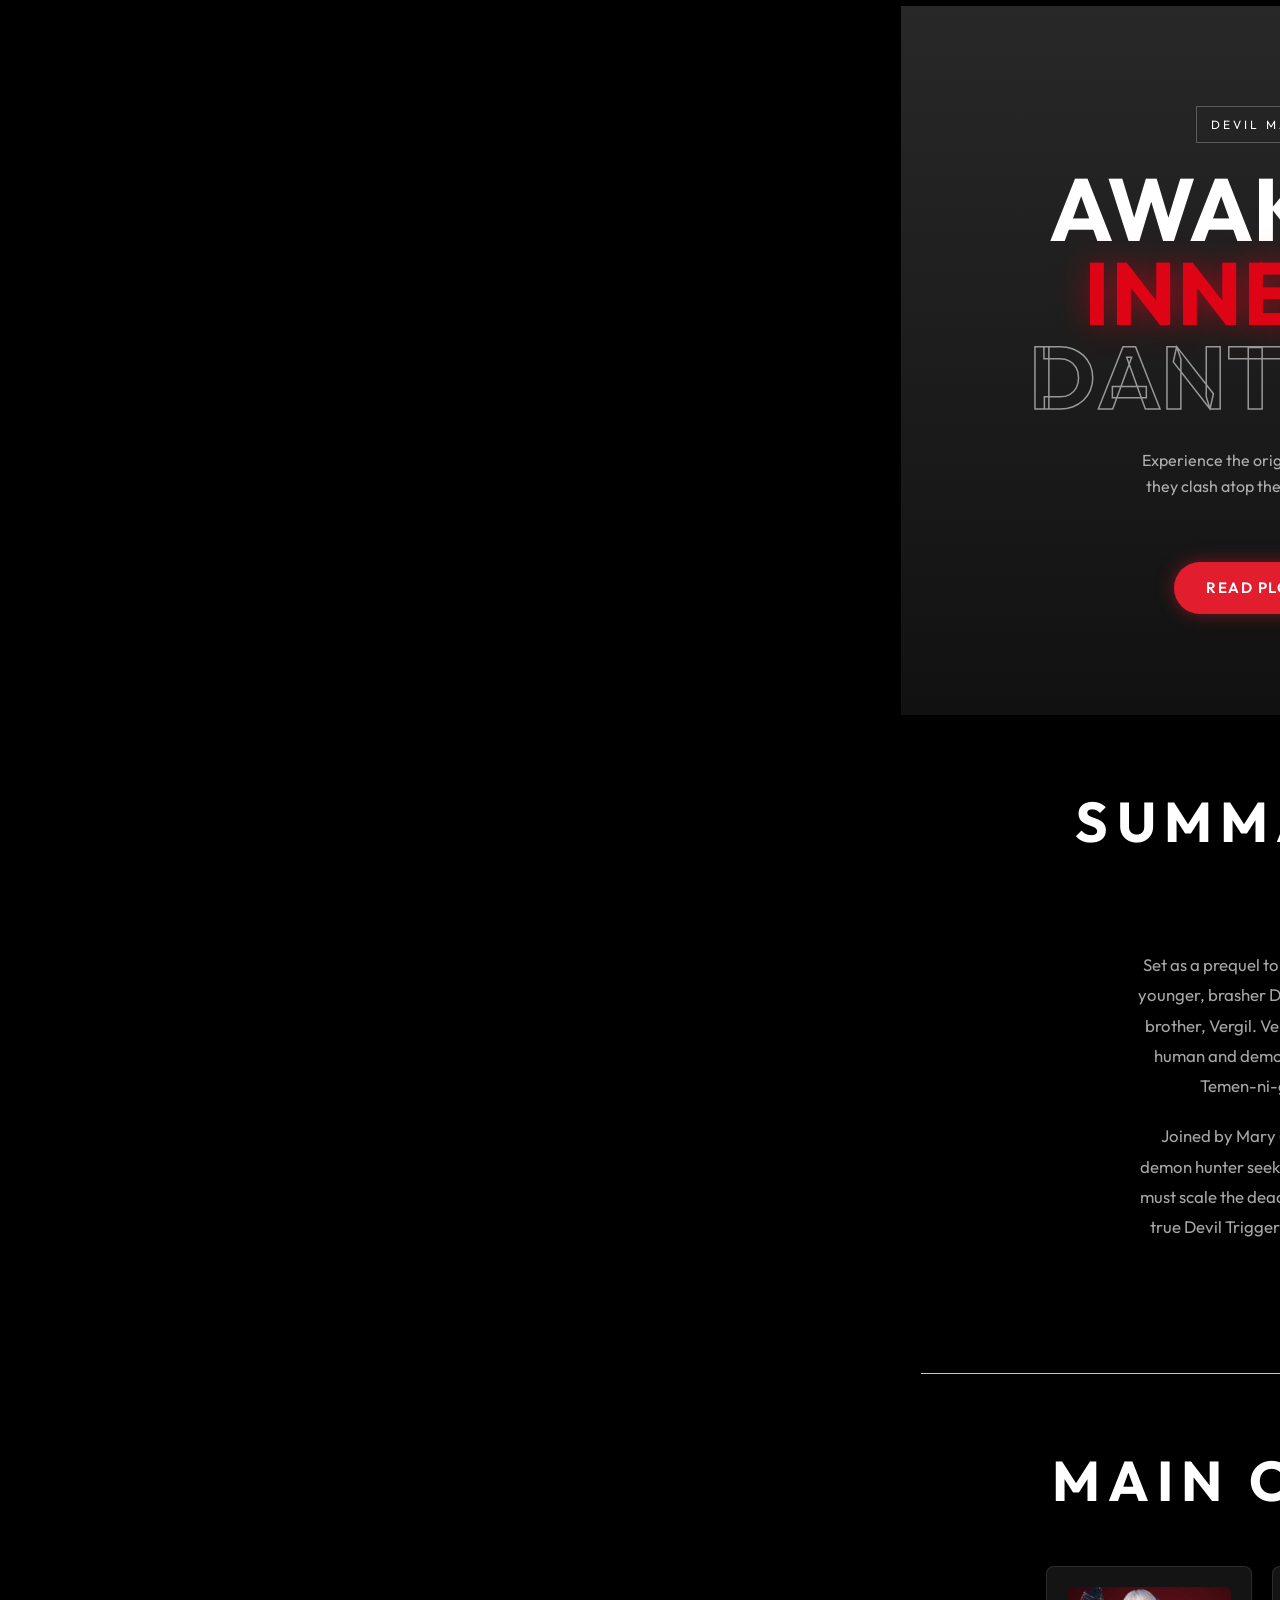
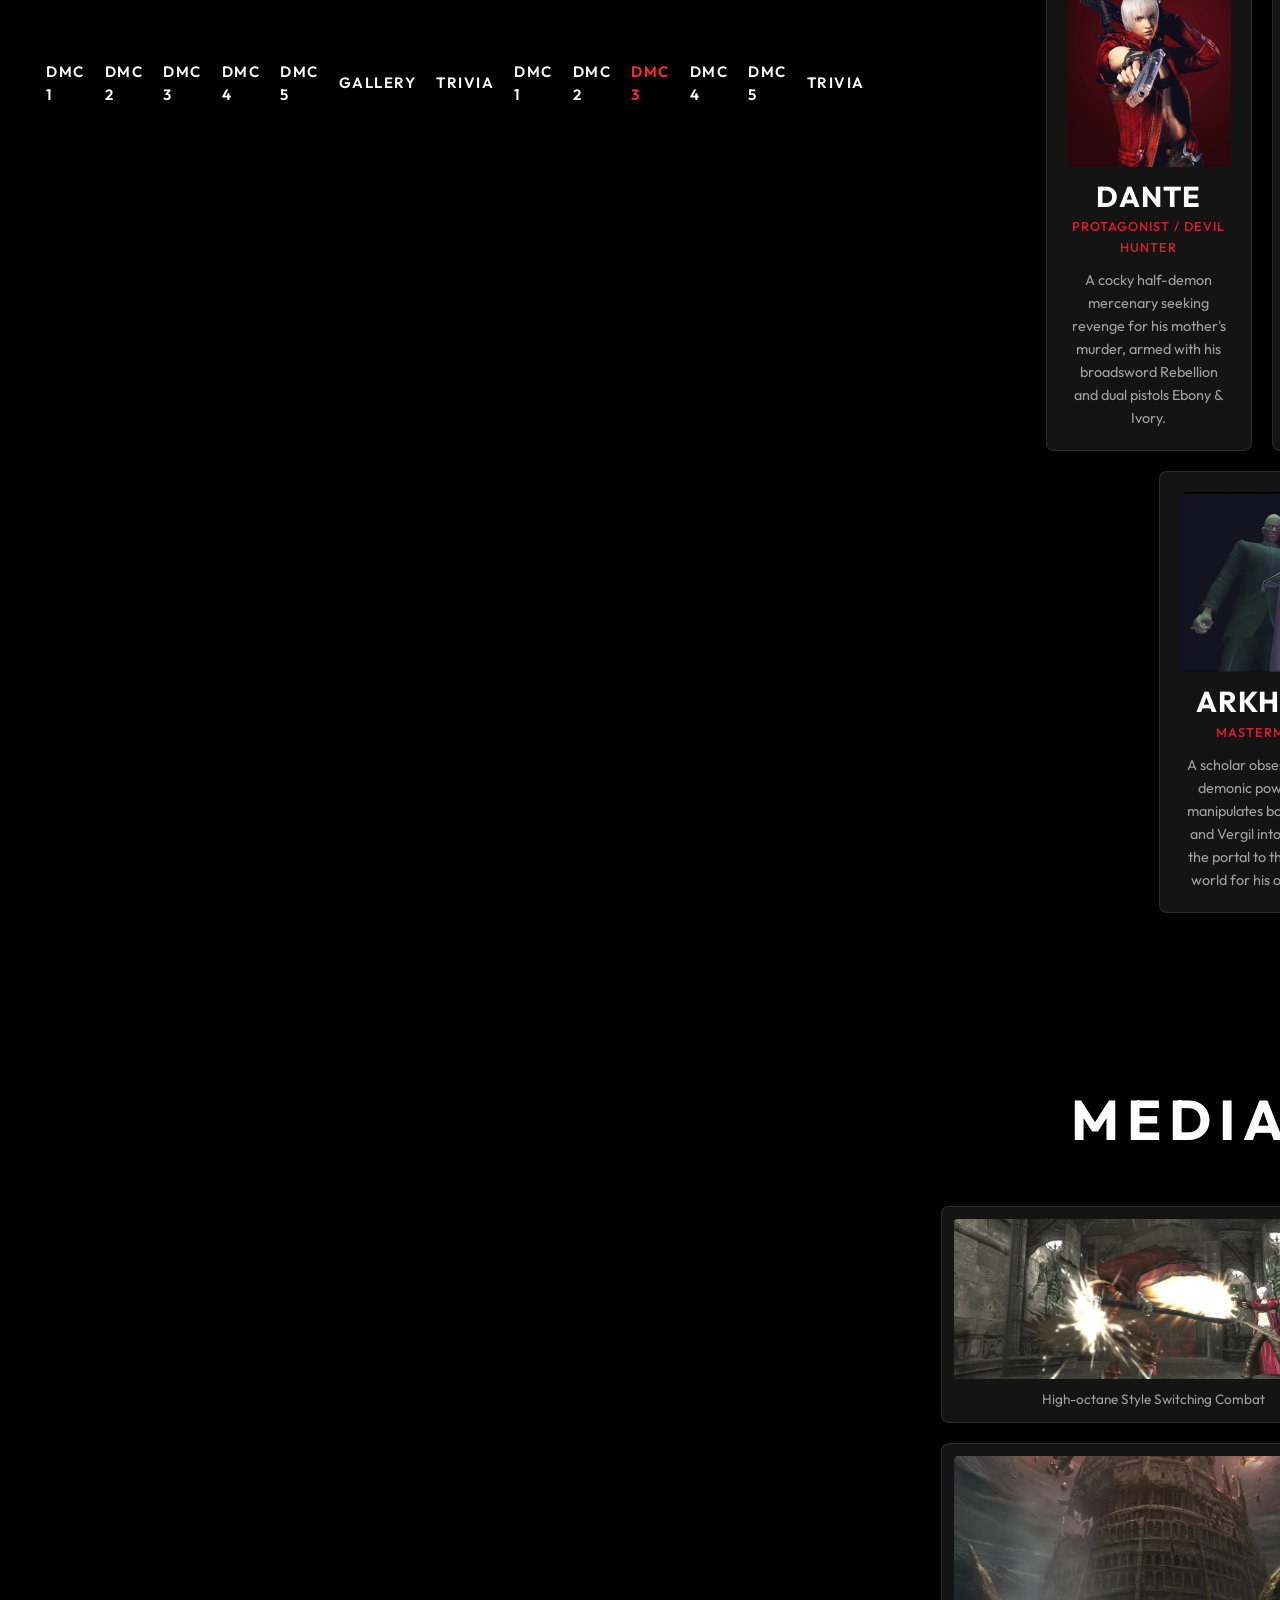
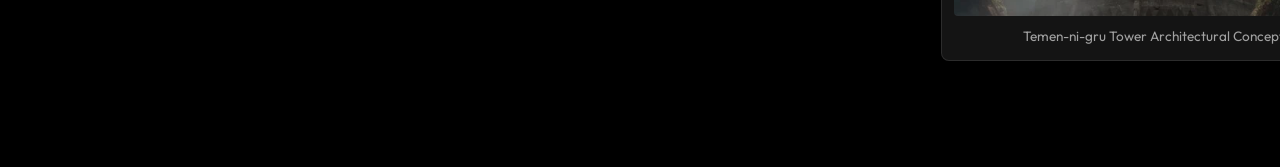
<file: dmc3.html>
<!DOCTYPE html>
<html lang="en">

<head>
    <meta charset="UTF-8" />
    <meta name="viewport" content="width=device-width, initial-scale=1.0" />
    <title>Devil May Cry 3: Dante's Awakening</title>
    <link href="https://fonts.googleapis.com/css2?family=Outfit:wght@300;400;500;600;700;800&display=swap"
        rel="stylesheet" />
    <link rel="stylesheet" href="style3dmc.css" />
    <link rel="icon" type="image/png" href="images/Homepage/Logo Patch.png" />
</head>

<body>
    <!-- HTML NAV -->
    <div class="nav">
        <a href="home.html" class="logo-link">
            <img src="Homepage_img/navlogo.png" alt="Devil May Cry Logo" />
        </a>
        <div class = "nav-links">
            <a href="dmc1.html" class = "nav-link">DMC 1</a>
            <a href="dmc2.html" class = "nav-link">DMC 2</a>
            <a href="dmc3.html" class = "nav-link">DMC 3</a>
            <a href="dmc4.html" class = "nav-link">DMC 4</a>
            <a href="dmc5.html" class = "nav-link">DMC 5</a>
            <a href="gallery.html" class = "nav-link">Gallery</a>
            <a href="trivia.html" class = "nav-link">Trivia</a>
        <div class="nav-links">
            <a href="dmc1.html" class="nav-link">DMC 1</a>
            <a href="dmc2.html" class="nav-link">DMC 2</a>
            <a href="dmc3.html" class="nav-link active">DMC 3</a>
            <a href="dmc4.html" class="nav-link">DMC 4</a>
            <a href="dmc5.html" class="nav-link">DMC 5</a>
            <a href="trivia3.html" class="nav-link">Trivia</a>
        </div>
    </div>


    <main>
        <!-- Hero Section -->
        <section class="hero">
            <div class="kicker">Devil May Cry 3: Dante's Awakening</div>

            <h1 class="hero-title">
                <span class="line">Awaken Your</span>
                <span class="line red">Inner Devil.</span>
                <span class="line outline">Dante's Story</span>
            </h1>

            <div class="tagline">
                <p>
                    Experience the origin story of Dante and his twin brother Vergil as they clash atop the monstrous
                    Temen-ni-gru tower in a battle for supreme demon power.
                </p>
            </div>

            <div class="hero-btns">
                <a href="#plot" class="btn btn-fill">Read Plot</a>
                <a href="#characters" class="btn btn-ghost">Meet Characters</a>
            </div>
        </section>

        <!-- Plot Summary Section -->
        <section id="plot" class="section plot-section">
            <h2 class="section-title">Summary of the Plot</h2>
            <div class="section-content">
                <p>
                    Set as a prequel to the original game, <em>Devil May Cry 3</em> follows a younger, brasher Dante as
                    he is challenged by his estranged twin brother, Vergil. Vergil aims to unseal the barrier connecting
                    the human and demon realms using the massive tower known as Temen-ni-gru and their father Sparda's
                    amulet.
                </p>
                <p>
                    Joined by Mary (who adopts the name "Lady"), a vengeful demon hunter seeking to slay her corrupt
                    father Arkham, Dante must scale the deadly tower, conquer demonic forces, unlock his true Devil
                    Trigger potential, and prevent ultimate chaos from consuming the earth.
                </p>
            </div>
        </section>

        <hr class="section-divider" />

        <!-- Main Characters Section -->
        <section id="characters" class="section character-section">
            <h2 class="section-title">Main Characters</h2>
            <div class="character-grid">
                <div class="character-card">
                    <div class="card-img-wrapper">
                        <img src="DMC3_img/Gameplay.png" alt="Dante" class="responsive-img card-img" />
                    </div>
                    <h3>Dante</h3>
                    <span class="char-role">Protagonist / Devil Hunter</span>
                    <p>
                        A cocky half-demon mercenary seeking revenge for his mother's murder, armed with his broadsword
                        Rebellion and dual pistols Ebony &amp; Ivory.
                    </p>
                </div>

                <div class="character-card">
                    <div class="card-img-wrapper">
                        <img src="DMC3_img/navlogo (4).png" alt="Vergil" class="responsive-img card-img" />
                    </div>
                    <h3>Vergil</h3>
                    <span class="char-role">Primary Antagonist</span>
                    <p>
                        Dante's stoic twin brother who embraces his demonic heritage. Wielding the Yamato, Vergil stops
                        at nothing to attain his father's demon power.
                    </p>
                </div>

                <div class="character-card">
                    <div class="card-img-wrapper">
                        <img src="DMC3_img/Showdown (2).png" alt="Lady" class="responsive-img card-img" />
                    </div>
                    <h3>Lady (Mary)</h3>
                    <span class="char-role">Demon Hunter</span>
                    <p>
                        A tough human demon hunter wielding the Kalina Ann rocket launcher. She enters the tower to
                        exact vengeance upon her corrupted father.
                    </p>
                </div>

                <div class="character-card">
                    <div class="card-img-wrapper">
                        <img src="DMC3_img/Cerberus (2).webp" alt="Arkham" class="responsive-img card-img" />
                    </div>
                    <h3>Arkham</h3>
                    <span class="char-role">Mastermind</span>
                    <p>
                        A scholar obsessed with demonic power who manipulates both Dante and Vergil into opening the
                        portal to the demon world for his own gain.
                    </p>
                </div>

                <div class="character-card">
                    <div class="card-img-wrapper">
                        <img src="DMC3_img/Mary (2).webp" alt="Jester" class="responsive-img card-img" />
                    </div>
                    <h3>Jester</h3>
                    <span class="char-role">Enigmatic Fool</span>
                    <p>
                        A bizarre, clown-like figure who taunts and guides Dante throughout the Temen-ni-gru tower,
                        hiding sinister secret motives.
                    </p>
                </div>
            </div>
        </section>

        <!-- Media Section -->
        <section id="media" class="section media-section">
            <h2 class="section-title">Media &amp; Gallery</h2>
            <div class="media-grid">
                <div class="media-card">
                    <div class="media-img-wrapper">
                        <img src="DMC3_img/Jester (2).webp" alt="Gameplay Screenshot"
                            class="responsive-img media-img" />
                    </div>
                    <p class="media-caption">High-octane Style Switching Combat</p>
                </div>
                <div class="media-card">
                    <div class="media-img-wrapper">
                        <img src="DMC3_img/Dante (3).webp" alt="Boss Encounter" class="responsive-img media-img" />
                    </div>
                    <p class="media-caption">Clash with Cerberus at the Tower Base</p>
                </div>
                <div class="media-card">
                    <div class="media-img-wrapper">
                        <img src="DMC3_img/Vergil (3).webp" alt="Official Concept Art"
                            class="responsive-img media-img" />
                    </div>
                    <p class="media-caption">Temen-ni-gru Tower Architectural Concept</p>
                </div>
                <div class="media-card">
                    <div class="media-img-wrapper">
                        <img src="DMC3_img/Tower (2).png" alt="Fan Artwork" class="responsive-img media-img" />
                    </div>
                    <p class="media-caption">Dante vs. Vergil Final Showdown</p>
                </div>
            </div>
        </section>
    </main>

    <!-- HTML FOOTER -->
    <div class="footer">
        <div class="footer-links">
            <a href="index.html">Activity Based Website</a>
        </div>

        <div class="footer-social">
            <a href="https://www.facebook.com/devilmaycry" target="_blank" rel="noopener noreferrer">
                <img src="Homepage_img/facebook.png" alt="Facebook" />
            </a>
            <a href="https://x.com/DevilMayCry?lang=en" target="_blank" rel="noopener noreferrer">
                <img src="Homepage_img/twitter.png" alt="Twitter" />
            </a>
            <a href="https://www.instagram.com/devilmaycrygame/" target="_blank" rel="noopener noreferrer">
                <img src="Homepage_img/instagram.png" alt="Instagram" />
            </a>
        </div>

        <div class="footer-content">
            <p>© 2026 Capcom. All rights reserved.</p>
        </div>
    </div>
</body>

</html>
</file>
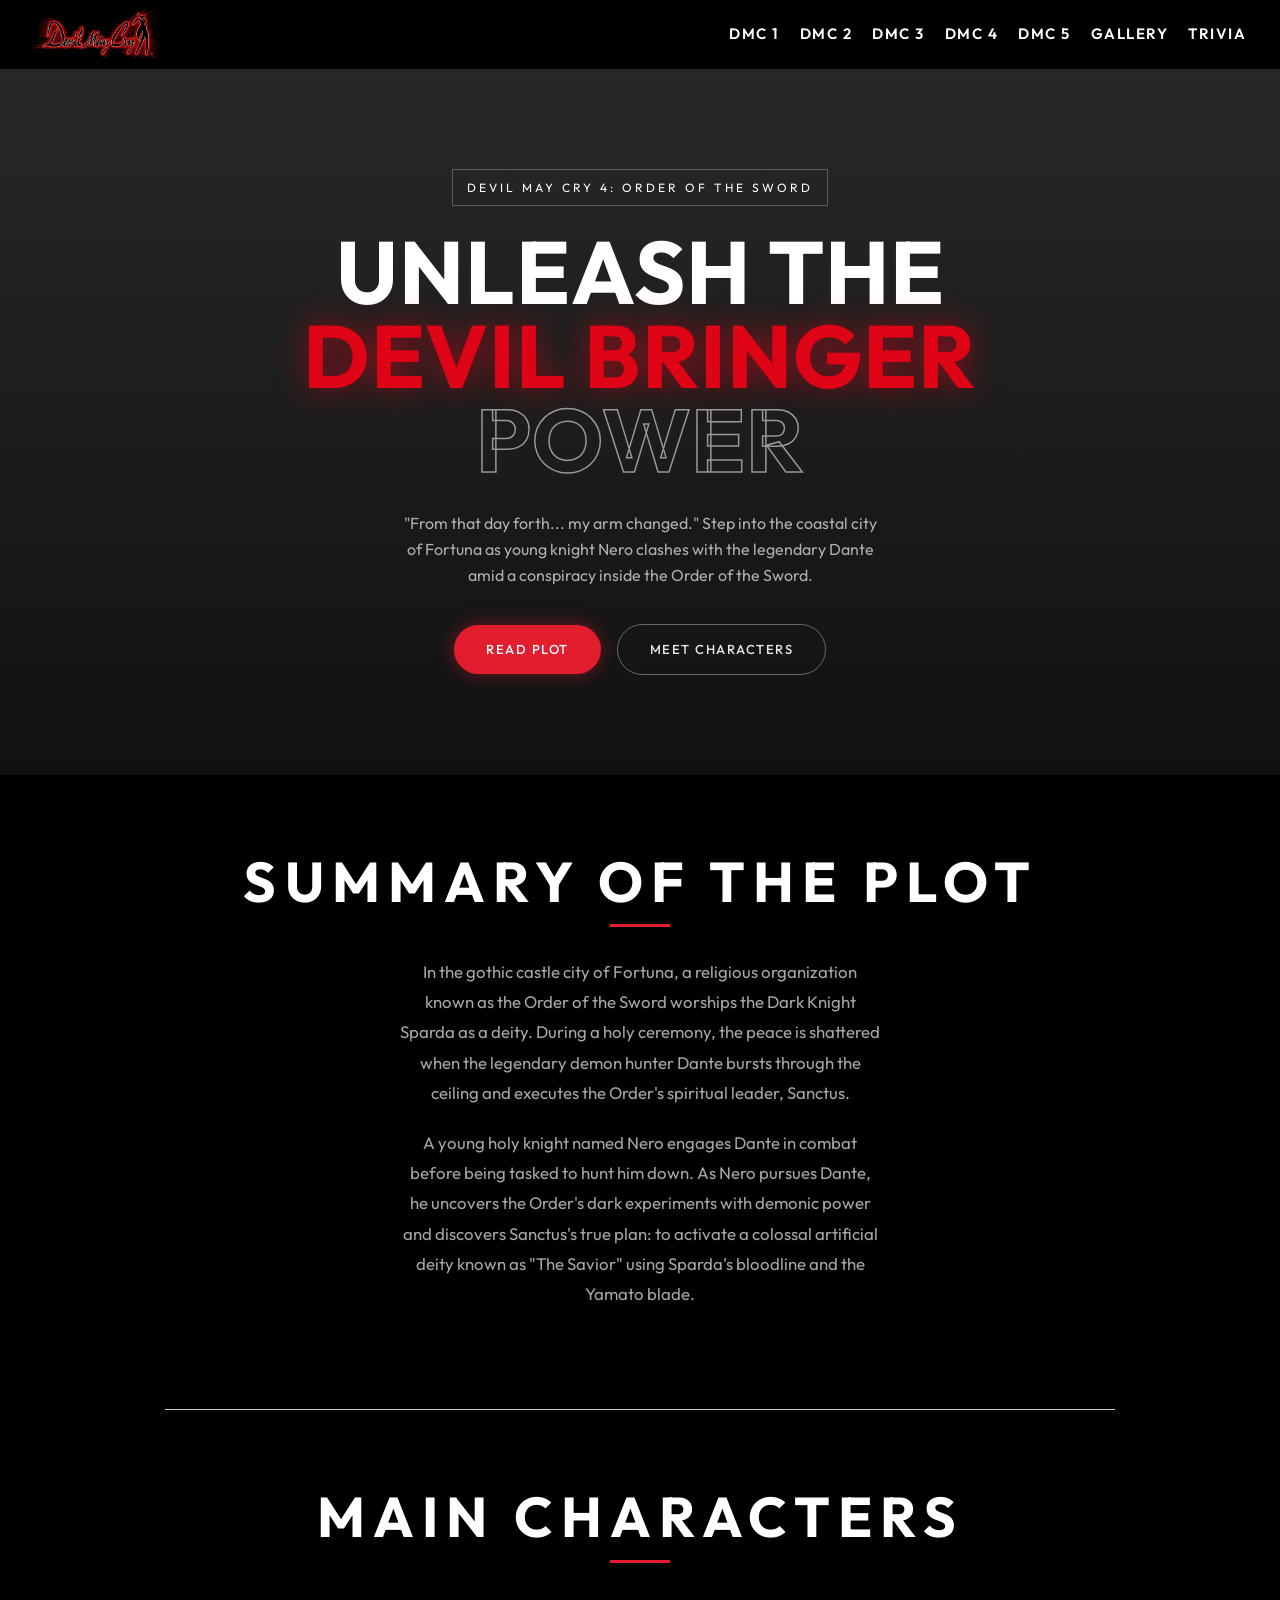
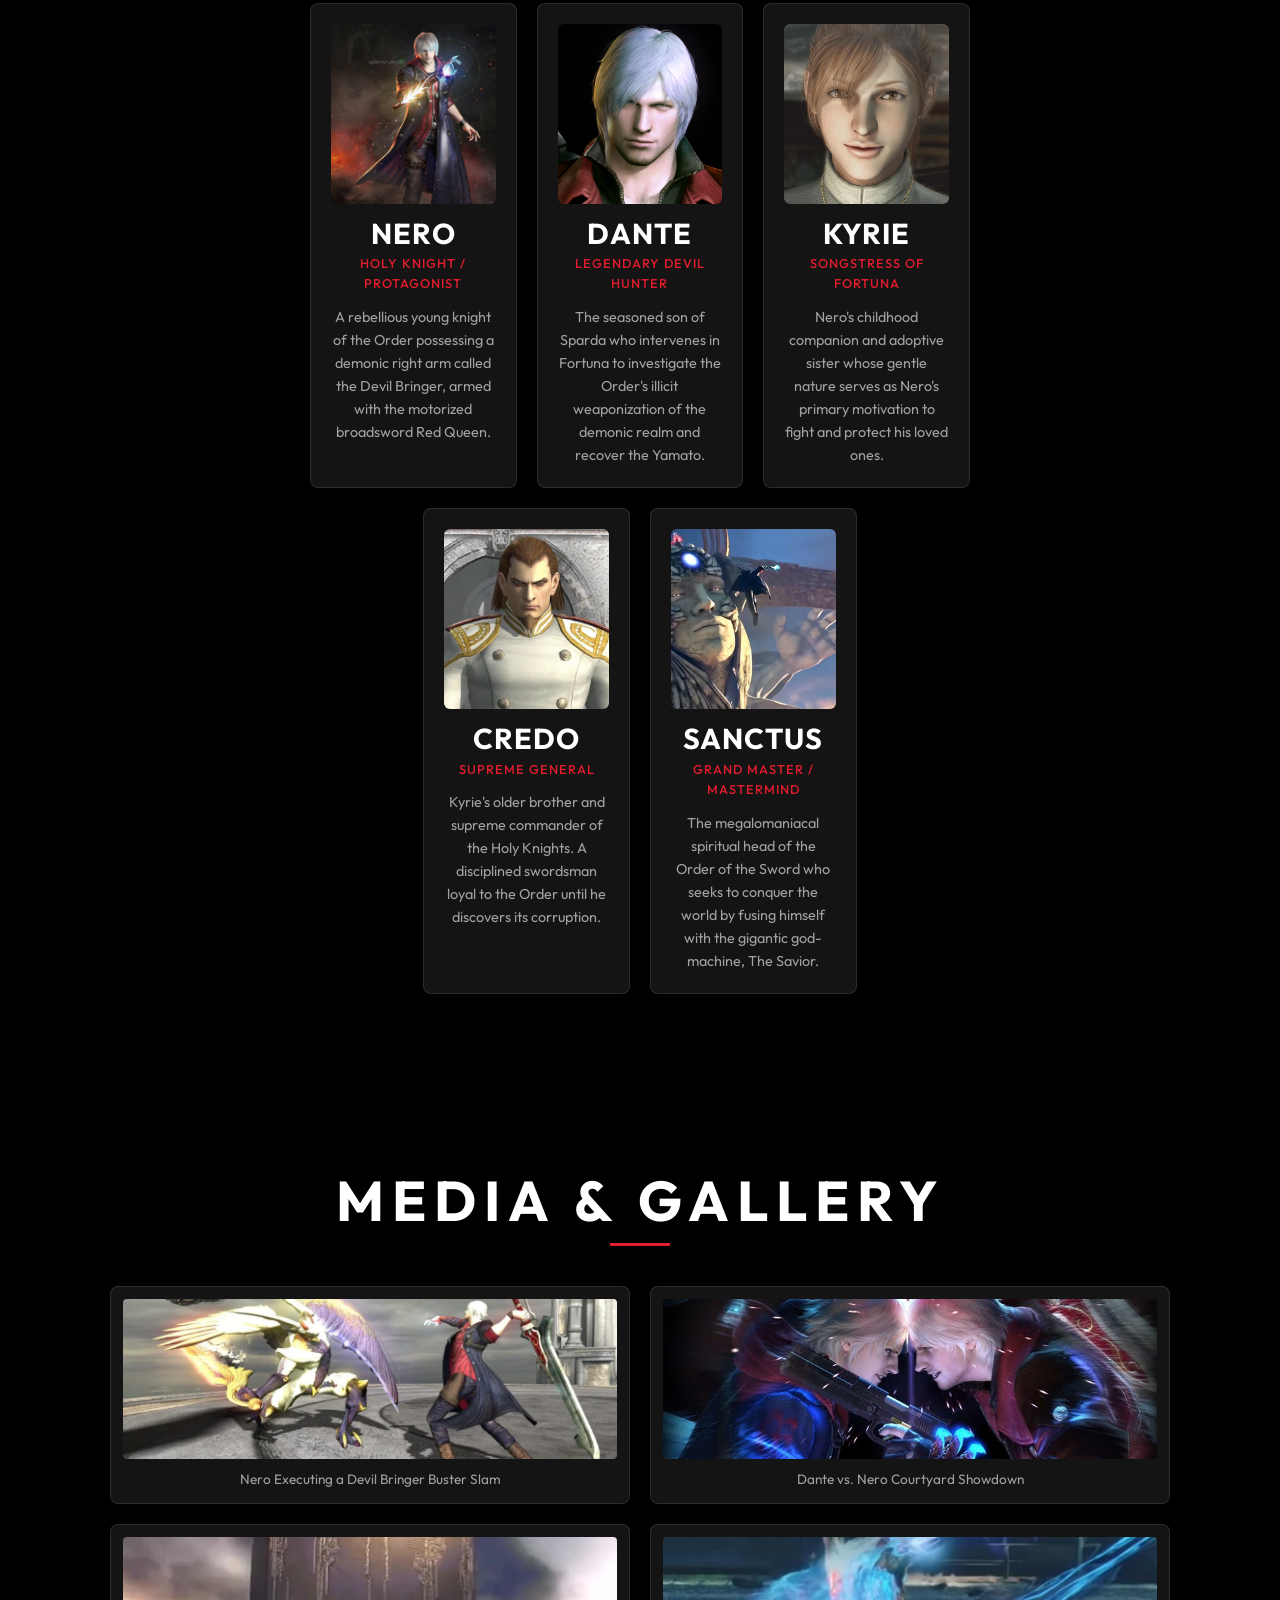
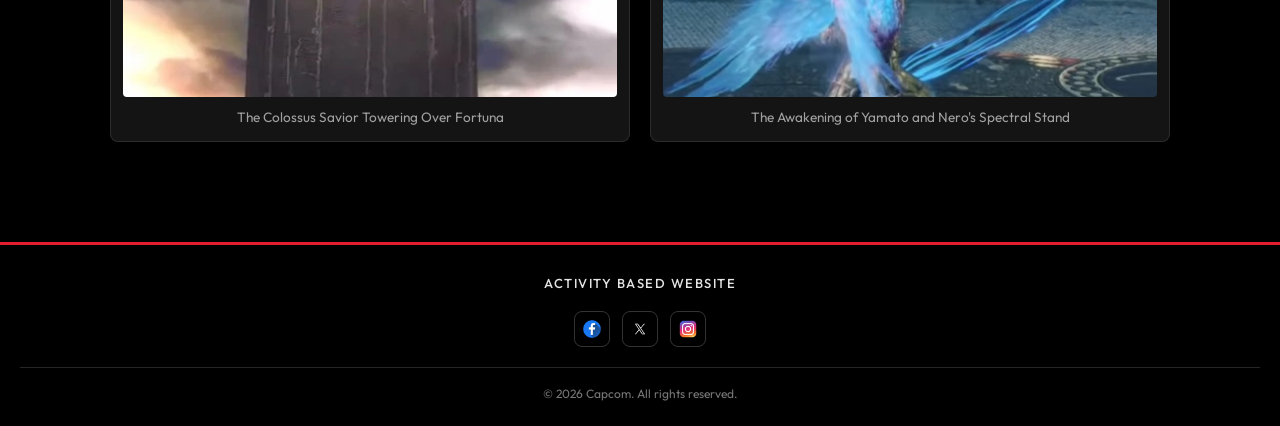
<file: dmc4.html>
<!DOCTYPE html>
<html lang="en">
  <head>
    <meta charset="UTF-8" />
    <meta name="viewport" content="width=device-width, initial-scale=1.0" />
    <title>Devil May Cry 4</title>
     <link
      href="https://fonts.googleapis.com/css2?family=Outfit:wght@300;400;500;600;700;800&display=swap"
      rel="stylesheet"
    />
    <link rel="stylesheet" href="style4dmc.css" />
    <link rel="icon" type="image/png" href="images/Homepage/Logo Patch.png" />
  </head>
  <body>
    <!-- 1. NAVIGATION BAR (Unified Group Structure) -->
     <div class = "nav">
        <a href="index.html" class = "logo-link">
            <img src="Homepage_img/navlogo.png" alt="Devil May Cry Logo" />
        </a>
        <div class = "nav-links">
            <a href="dmc1.html" class = "nav-link">DMC 1</a>
            <a href="dmc2.html" class = "nav-link">DMC 2</a>
            <a href="dmc3.html" class = "nav-link">DMC 3</a>
            <a href="dmc4.html" class = "nav-link">DMC 4</a>
            <a href="dmc5.html" class = "nav-link">DMC 5</a>
            <a href="gallery.html" class = "nav-link">Gallery</a>
            <a href="trivia.html" class = "nav-link">Trivia</a>
        </div>
    </div>
    <main>
      <!-- 2. HERO SECTION -->
      <section class="hero" id="dmc4">
        <div class="kicker">Devil May Cry 4: Order of the Sword</div>

        <h1 class="hero-title">
          <span class="line">Unleash The</span>
          <span class="line red">Devil Bringer</span>
          <span class="line outline">Power</span>
        </h1>

        <div class="tagline">
          <p>
            "From that day forth... my arm changed." Step into the coastal city of Fortuna as young knight Nero clashes with the legendary Dante amid a conspiracy inside the Order of the Sword.
          </p>
        </div>

        <div class="hero-btns">
          <a href="#plot" class="btn btn-fill">Read Plot</a>
          <a href="#characters" class="btn btn-ghost">Meet Characters</a>
        </div>
      </section>

      <!-- 3. PLOT SUMMARY SECTION -->
      <section id="plot" class="section plot-section">
        <h2 class="section-title">Summary of the Plot</h2>
        <div class="section-content">
          <p>
            In the gothic castle city of Fortuna, a religious organization known as the Order of the Sword worships the Dark Knight Sparda as a deity. During a holy ceremony, the peace is shattered when the legendary demon hunter Dante bursts through the ceiling and executes the Order's spiritual leader, Sanctus.
          </p>
          <p>
            A young holy knight named Nero engages Dante in combat before being tasked to hunt him down. As Nero pursues Dante, he uncovers the Order's dark experiments with demonic power and discovers Sanctus's true plan: to activate a colossal artificial deity known as "The Savior" using Sparda's bloodline and the Yamato blade.
          </p>
        </div>
      </section>

      <hr class="section-divider" />

      <!-- 4. MAIN CHARACTERS SECTION (5 Required) -->
      <section id="characters" class="section character-section">
        <h2 class="section-title">Main Characters</h2>
        <div class="character-grid">

          <div class="character-card">
            <div class="card-img-wrapper">
              <img src="DMC4_img/sanctus (2).webp" alt="Nero wielding Red Queen" class="responsive-img card-img" />
            </div>
            <h3>Nero</h3>
            <span class="char-role">Holy Knight / Protagonist</span>
            <p>
              A rebellious young knight of the Order possessing a demonic right arm called the Devil Bringer, armed with the motorized broadsword Red Queen.
            </p>
          </div>

          <div class="character-card">
            <div class="card-img-wrapper">
              <img src="DMC4_img/image1 (2).webp" alt="Dante with Rebellion" class="responsive-img card-img" />
            </div>
            <h3>Dante</h3>
            <span class="char-role">Legendary Devil Hunter</span>
            <p>
              The seasoned son of Sparda who intervenes in Fortuna to investigate the Order's illicit weaponization of the demonic realm and recover the Yamato.
            </p>
          </div>

          <div class="character-card">
            <div class="card-img-wrapper">
              <img src="DMC4_img/logo_dmc4 (2).webp" alt="Kyrie in festival gown" class="responsive-img card-img" />
            </div>
            <h3>Kyrie</h3>
            <span class="char-role">Songstress of Fortuna</span>
            <p>
              Nero's childhood companion and adoptive sister whose gentle nature serves as Nero's primary motivation to fight and protect his loved ones.
            </p>
          </div>

          <div class="character-card">
            <div class="card-img-wrapper">
              <img src="DMC4_img/dante (2).png" alt="Credo in holy armor" class="responsive-img card-img" />
            </div>
            <h3>Credo</h3>
            <span class="char-role">Supreme General</span>
            <p>
              Kyrie's older brother and supreme commander of the Holy Knights. A disciplined swordsman loyal to the Order until he discovers its corruption.
            </p>
          </div>

          <div class="character-card">
            <div class="card-img-wrapper">
              <img src="DMC4_img/image_4 (2).jpg" alt="Sanctus in ceremonial robes" class="responsive-img card-img" />
            </div>
            <h3>Sanctus</h3>
            <span class="char-role">Grand Master / Mastermind</span>
            <p>
              The megalomaniacal spiritual head of the Order of the Sword who seeks to conquer the world by fusing himself with the gigantic god-machine, The Savior.
            </p>
          </div>

        </div>
      </section>

      <!-- 5. MEDIA & GALLERY SECTION -->
      <section id="media" class="section media-section">
        <h2 class="section-title">Media &amp; Gallery</h2>
        <div class="media-grid">
          <div class="media-card">
            <div class="media-img-wrapper">
              <img src="DMC4_img/image2.jpg" alt="Devil Bringer combat" class="responsive-img media-img" />
            </div>
            <p class="media-caption">Nero Executing a Devil Bringer Buster Slam</p>
          </div>

          <div class="media-card">
            <div class="media-img-wrapper">
              <img src="DMC4_img/image_3 (2).jpg" alt="Fortuna Cathedral confrontation" class="responsive-img media-img" />
            </div>
            <p class="media-caption">Dante vs. Nero Courtyard Showdown</p>
          </div>

          <div class="media-card">
            <div class="media-img-wrapper">
              <img src="DMC4_img/True_Hell_Gate_DMC4.webp" alt="The Savior Colossus" class="responsive-img media-img" />
            </div>
            <p class="media-caption">The Colossus Savior Towering Over Fortuna</p>
          </div>

          <div class="media-card">
            <div class="media-img-wrapper">
              <img src="DMC4_img/kyrie (2).webp" alt="Nero awakening Yamato" class="responsive-img media-img" />
            </div>
            <p class="media-caption">The Awakening of Yamato and Nero's Spectral Stand</p>
          </div>
        </div>
      </section>
    </main>

    <!-- 6. FOOTER (Unified Group Structure) -->
    <div class="footer">
      <div class="footer-links">
        <a href="index.html">Activity Based Website</a>
      </div>

      <div class="footer-social">
        <a href="https://www.facebook.com/devilmaycry" target="_blank" rel="noopener noreferrer">
          <img src="Homepage_img/facebook.png" alt="Facebook" />
        </a>
        <a href="https://x.com/DevilMayCry?lang=en" target="_blank" rel="noopener noreferrer">
          <img src="Homepage_img/twitter.png" alt="Twitter" />
        </a>
        <a href="https://www.instagram.com/devilmaycrygame/" target="_blank" rel="noopener noreferrer">
          <img src="Homepage_img/instagram.png" alt="Instagram" />
        </a>
      </div>

      <div class="footer-content">
        <p>© 2026 Capcom. All rights reserved.</p>
      </div>
    </div>
  </body>
</html>
</file>
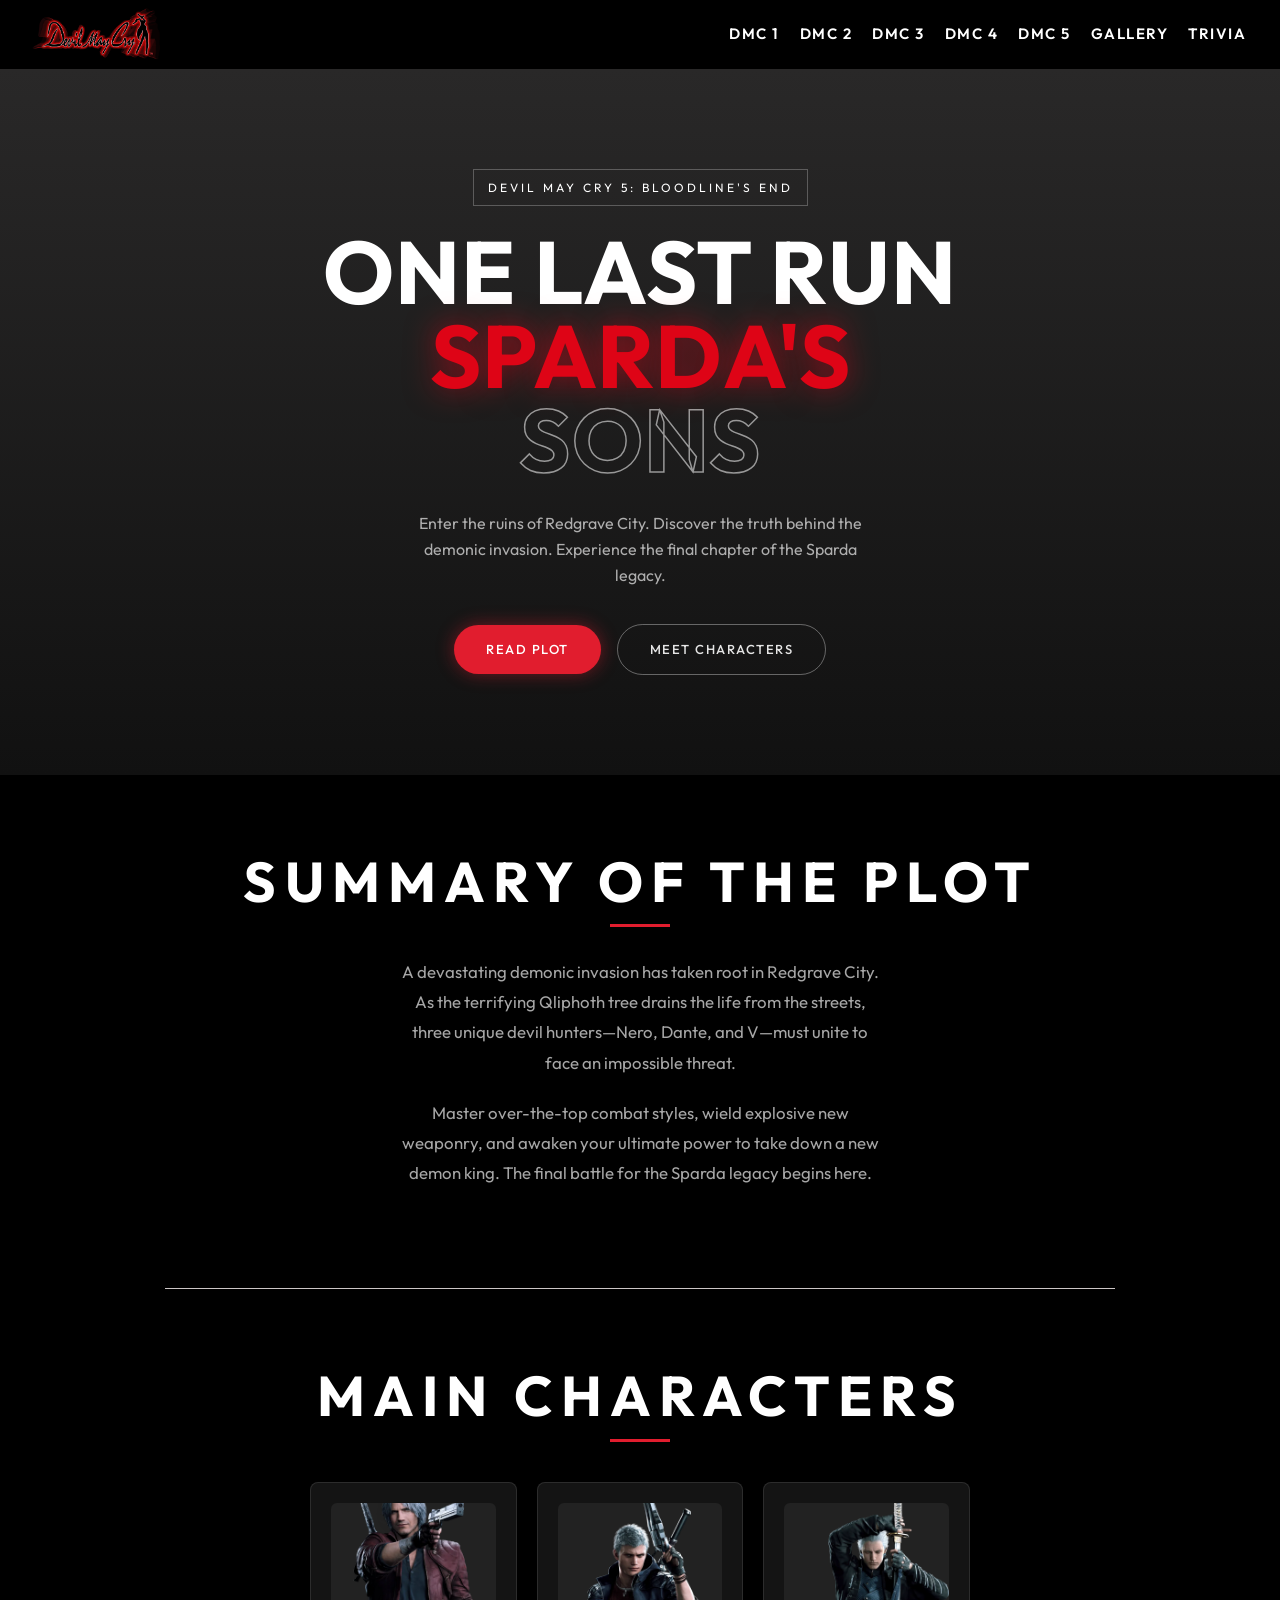
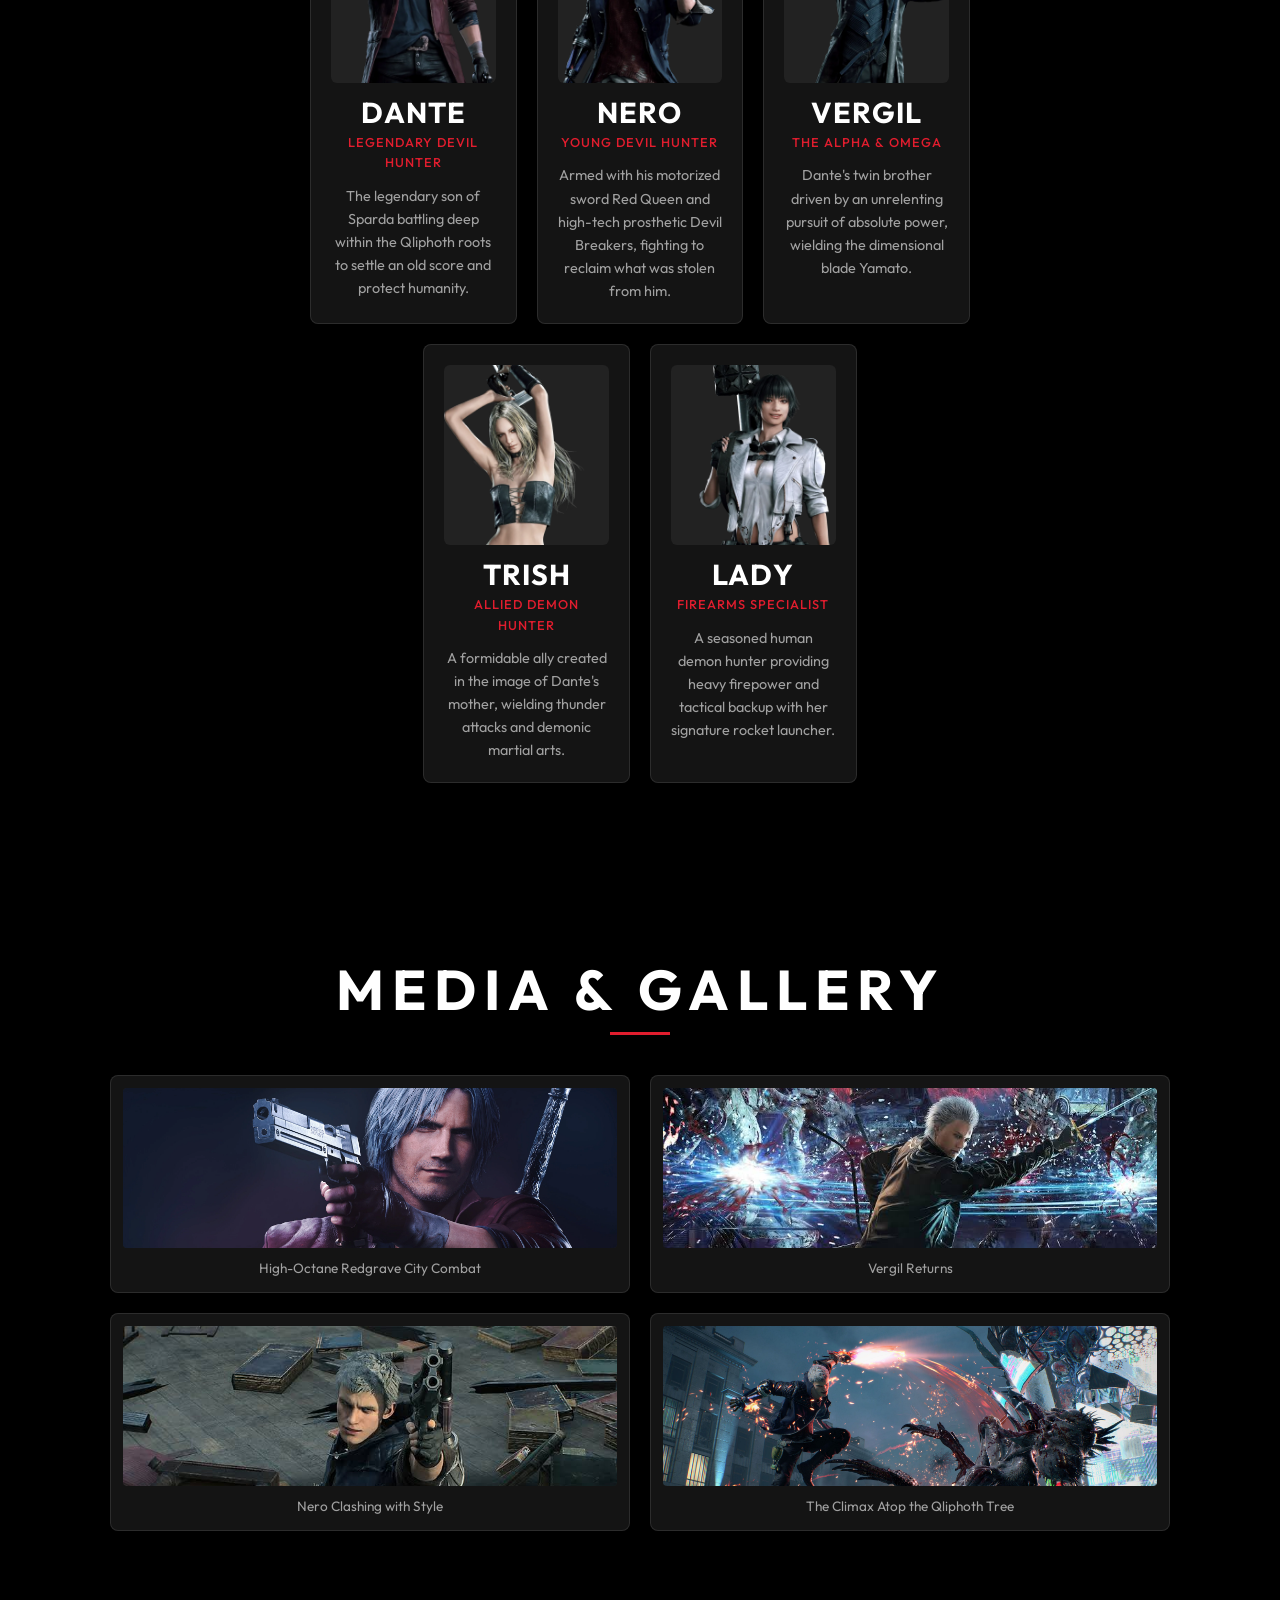
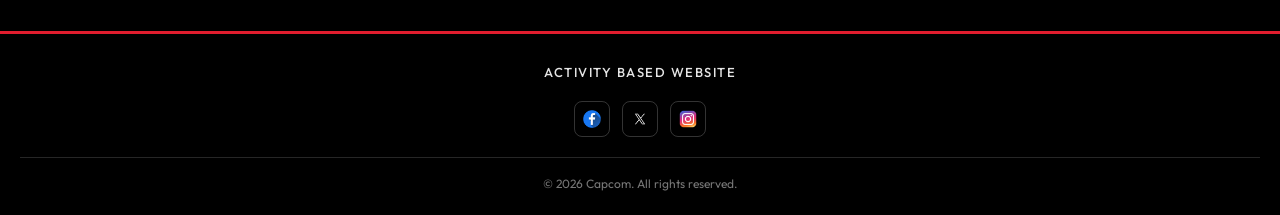
<file: dmc5.html>
<!DOCTYPE html>
<html lang="en">
  <head>
    <meta charset="UTF-8" />
    <meta name="viewport" content="width=device-width, initial-scale=1.0" />
    <title>Devil May Cry 5</title>
     <link
      href="https://fonts.googleapis.com/css2?family=Outfit:wght@300;400;500;600;700;800&display=swap"
      rel="stylesheet"
    />
    <link rel="stylesheet" href="style5dmc.css" />
    <link rel="icon" type="image/png" href="images/Homepage/Logo Patch.png" />
  </head>
  <body>
    <!-- 1. NAVIGATION BAR (Unified Group Structure) -->
       <div class = "nav">
        <a href="index.html" class = "logo-link">
            <img src="Homepage_img/navlogo.png" alt="Devil May Cry Logo" />
        </a>
        <div class = "nav-links">
            <a href="dmc1.html" class = "nav-link">DMC 1</a>
            <a href="dmc2.html" class = "nav-link">DMC 2</a>
            <a href="dmc3.html" class = "nav-link">DMC 3</a>
            <a href="dmc4.html" class = "nav-link">DMC 4</a>
            <a href="dmc5.html" class = "nav-link">DMC 5</a>
            <a href="gallery.html" class = "nav-link">Gallery</a>
            <a href="trivia.html" class = "nav-link">Trivia</a>
        </div>
    </div>


    <main>
      <!-- 2. HERO SECTION -->
      <section class="hero" id="dmc5">
        <div class="kicker">Devil May Cry 5: Bloodline's End</div>

        <h1 class="hero-title">
          <span class="line">One Last Run</span>
          <span class="line red">Sparda's</span>
          <span class="line outline">Sons</span>
        </h1>

        <div class="tagline">
          <p>
            Enter the ruins of Redgrave City. Discover the truth behind the demonic invasion. Experience the final chapter of the Sparda legacy.
          </p>
        </div>

        <div class="hero-btns">
          <a href="#summary" class="btn btn-fill">Read Plot</a>
          <a href="#characters" class="btn btn-ghost">Meet Characters</a>
        </div>
      </section>

      <!-- 3. PLOT SUMMARY SECTION -->
      <section id="summary" class="section plot-section">
        <h2 class="section-title">Summary of the Plot</h2>
        <div class="section-content">
          <p>
            A devastating demonic invasion has taken root in Redgrave City. As the terrifying Qliphoth tree drains the life from the streets, three unique devil hunters—Nero, Dante, and V—must unite to face an impossible threat.
          </p>
          <p>
            Master over-the-top combat styles, wield explosive new weaponry, and awaken your ultimate power to take down a new demon king. The final battle for the Sparda legacy begins here.
          </p>
        </div>
      </section>

      <hr class="section-divider" />

      <!-- 4. MAIN CHARACTERS SECTION (5 Required) -->
      <section id="characters" class="section character-section">
        <h2 class="section-title">Main Characters</h2>
        <div class="character-grid">
          
          <div class="character-card">
            <div class="card-img-wrapper">
              <img src="DMC5_img/lady.webp" alt="Dante" class="responsive-img card-img" />
            </div>
            <h3>Dante</h3>
            <span class="char-role">Legendary Devil Hunter</span>
            <p>
              The legendary son of Sparda battling deep within the Qliphoth roots to settle an old score and protect humanity.
            </p>
          </div>

          <div class="character-card">
            <div class="card-img-wrapper">
              <img src="DMC5_img/nico (2).webp" alt="Nero" class="responsive-img card-img" />
            </div>
            <h3>Nero</h3>
            <span class="char-role">Young Devil Hunter</span>
            <p>
              Armed with his motorized sword Red Queen and high-tech prosthetic Devil Breakers, fighting to reclaim what was stolen from him.
            </p>
          </div>

          <div class="character-card">
            <div class="card-img-wrapper">
              <img src="DMC5_img/vergil.webp" alt="Vergil" class="responsive-img card-img" />
            </div>
            <h3>Vergil</h3>
            <span class="char-role">The Alpha &amp; Omega</span>
            <p>
              Dante's twin brother driven by an unrelenting pursuit of absolute power, wielding the dimensional blade Yamato.
            </p>
          </div>

          <div class="character-card">
            <div class="card-img-wrapper">
              <img src="DMC5_img/v (2).webp" alt="Trish" class="responsive-img card-img" />
            </div>
            <h3>Trish</h3>
            <span class="char-role">Allied Demon Hunter</span>
            <p>
              A formidable ally created in the image of Dante's mother, wielding thunder attacks and demonic martial arts.
            </p>
          </div>

          <div class="character-card">
            <div class="card-img-wrapper">
              <img src="DMC5_img/logo_dmc5 (2).png" alt="Lady" class="responsive-img card-img" />
            </div>
            <h3>Lady</h3>
            <span class="char-role">Firearms Specialist</span>
            <p>
              A seasoned human demon hunter providing heavy firepower and tactical backup with her signature rocket launcher.
            </p>
          </div>

        </div>
      </section>

      <!-- 5. MEDIA & GALLERY SECTION -->
      <section id="media" class="section media-section">
        <h2 class="section-title">Media &amp; Gallery</h2>
        <div class="media-grid">
          <div class="media-card">
            <div class="media-img-wrapper">
              <img src="DMC5_img/GALLERY 2 (2).jpg" alt="Redgrave City Combat" class="responsive-img media-img" />
            </div>
            <p class="media-caption">High-Octane Redgrave City Combat</p>
          </div>

          <div class="media-card">
            <div class="media-img-wrapper">
              <img src="DMC5_img/GALLERY 4 (2) (2).jpg" alt="Devil Breaker Action" class="responsive-img media-img" />
            </div>
            <p class="media-caption">Vergil Returns</p>
          </div>

          <div class="media-card">
            <div class="media-img-wrapper">
              <img src="DMC5_img/dante (4).webp" alt="Dante Sword Stance" class="responsive-img media-img" />
            </div>
            <p class="media-caption">Nero Clashing with Style</p>
          </div>

          <div class="media-card">
            <div class="media-img-wrapper">
              <img src="DMC5_img/Gallery 3 (2).jpg" alt="Qliphoth Climax" class="responsive-img media-img" />
            </div>
            <p class="media-caption">The Climax Atop the Qliphoth Tree</p>
          </div>
        </div>
      </section>
    </main>

    <!-- 6. FOOTER (Unified Group Structure) -->
    <div class="footer">
      <div class="footer-links">
        <a href="index.html">Activity Based Website</a>
      </div>

      <div class="footer-social">
        <a href="https://www.facebook.com/devilmaycry" target="_blank" rel="noopener noreferrer">
          <img src="Homepage_img/facebook.png" alt="Facebook" />
        </a>
        <a href="https://x.com/DevilMayCry?lang=en" target="_blank" rel="noopener noreferrer">
          <img src="Homepage_img/twitter.png" alt="Twitter" />
        </a>
        <a href="https://www.instagram.com/devilmaycrygame/" target="_blank" rel="noopener noreferrer">
          <img src="Homepage_img/instagram.png" alt="Instagram" />
        </a>
      </div>

      <div class="footer-content">
        <p>© 2026 Capcom. All rights reserved.</p>
      </div>
    </div>
  </body>
</html>
</file>
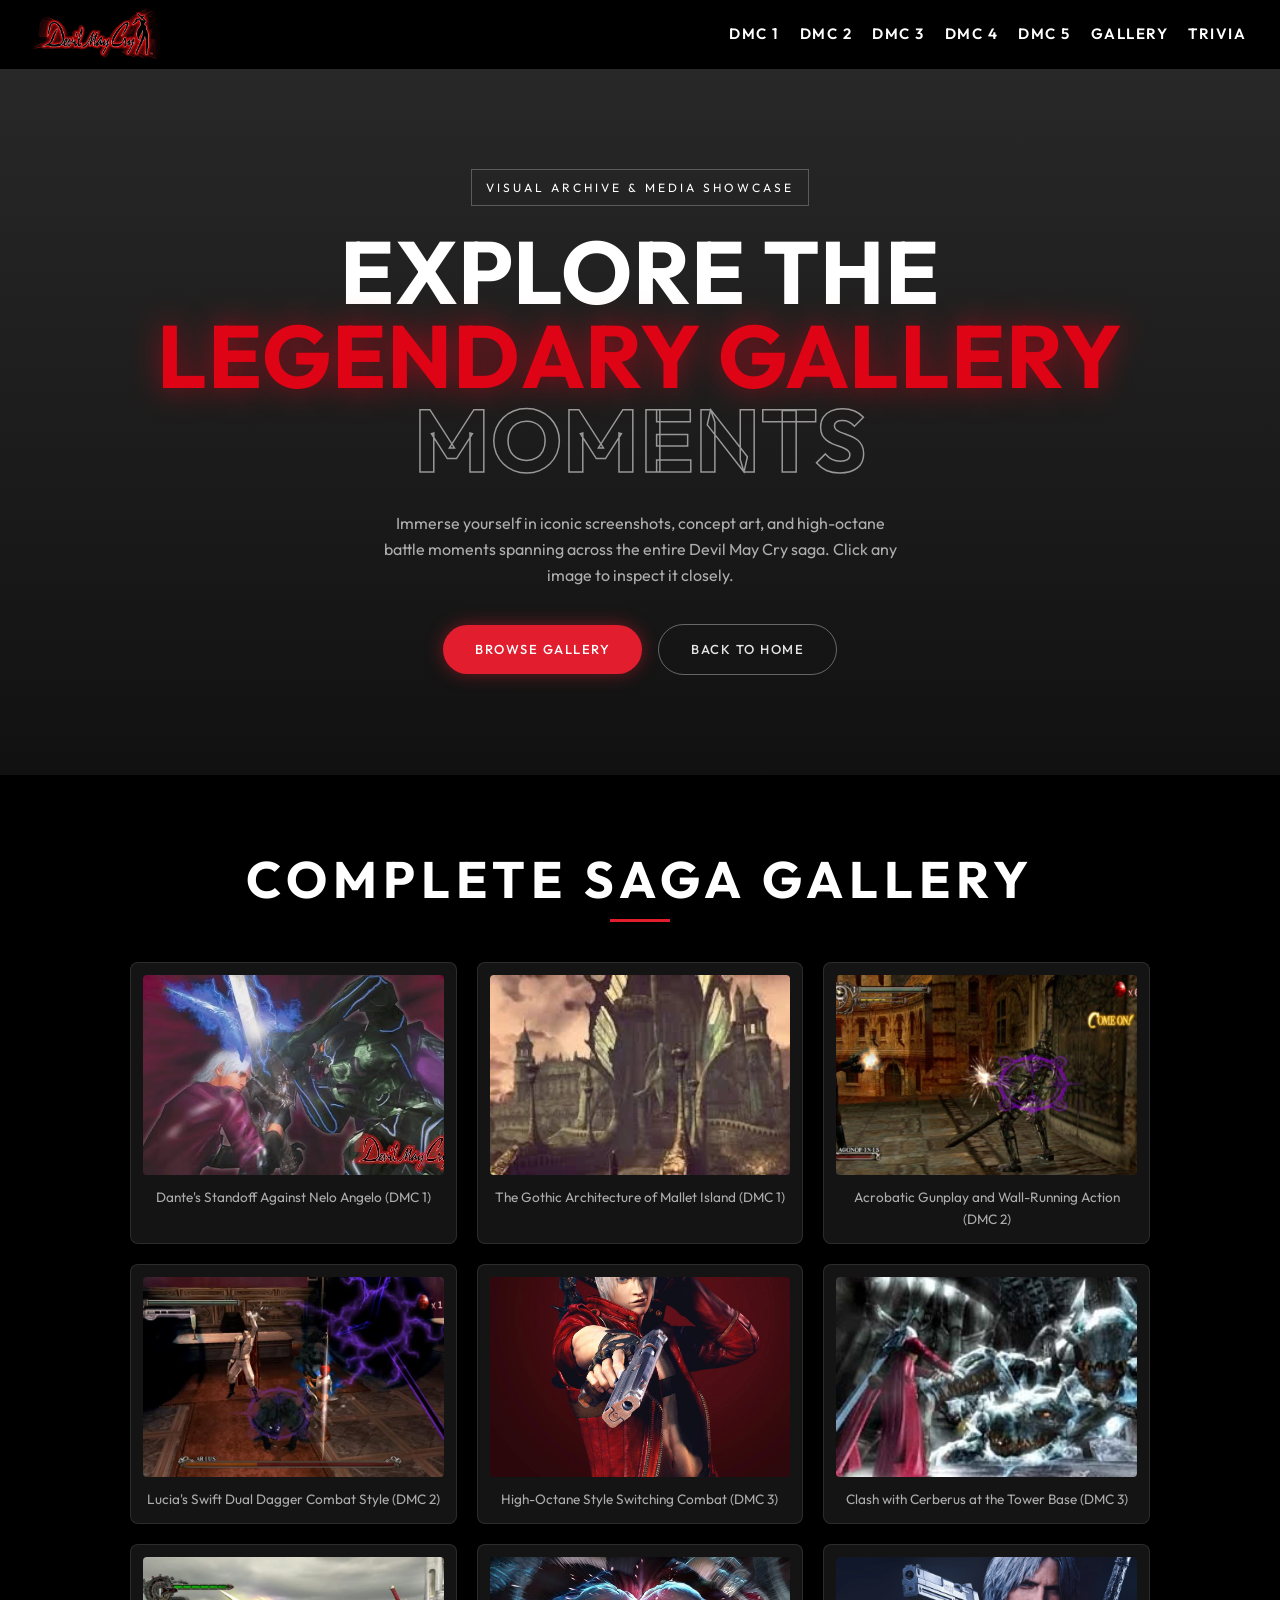
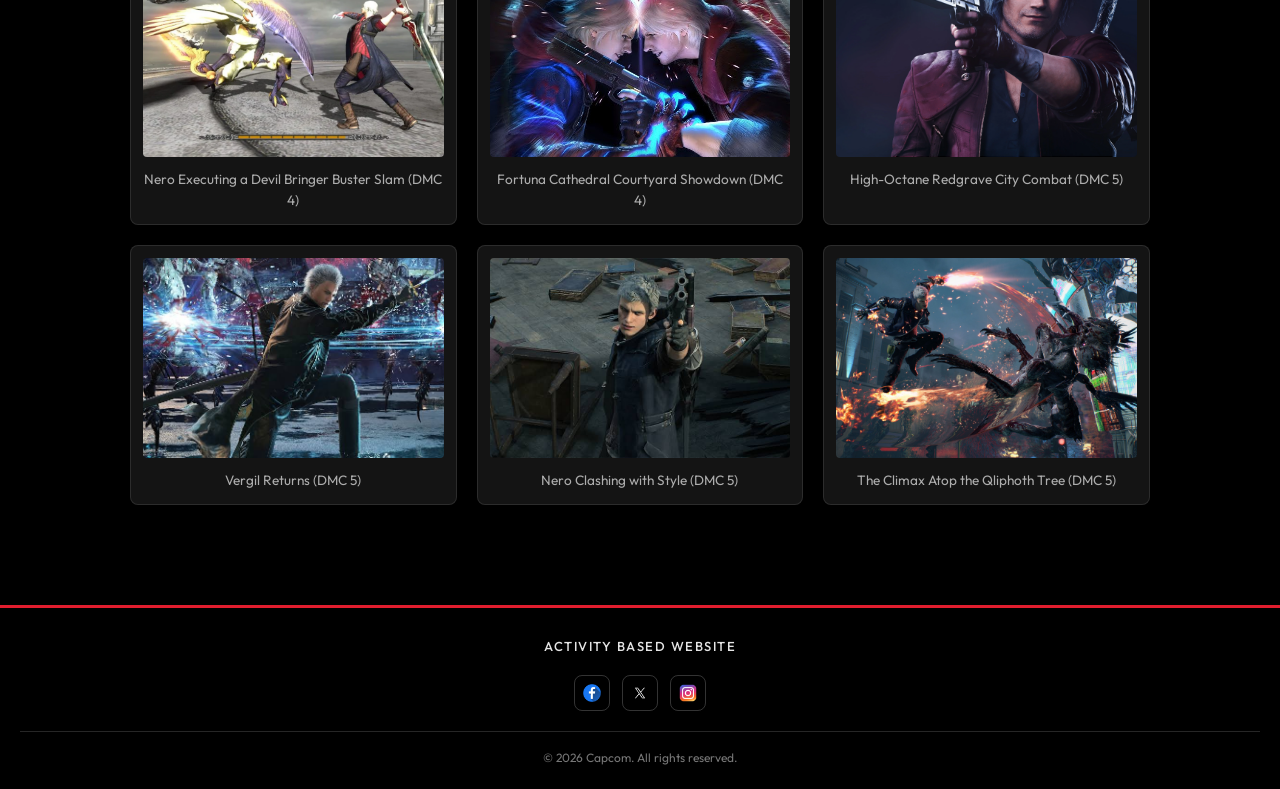
<file: gallery.html>
<!DOCTYPE html>
<html lang="en">

<head>
  <meta charset="UTF-8" />
  <meta name="viewport" content="width=device-width, initial-scale=1.0" />
  <title>Devil May Cry - Series Gallery</title>
  <link href="https://fonts.googleapis.com/css2?family=Outfit:wght@300;400;500;600;700;800&display=swap"
    rel="stylesheet" />
  <link rel="stylesheet" href="gallery.css" />
  <link rel="icon" type="image/png" href="Homepage_img/LogoPatch.png" />
</head>

<body>

  <!-- 1. NAVIGATION BAR -->
  <div class="nav">
    <a href="index.html" class="logo-link">
      <img src="Homepage_img/navlogo.png" alt="Devil May Cry Logo" />
    </a>
    <div class="nav-links">
      <a href="dmc1.html" class="nav-link">DMC 1</a>
      <a href="dmc2.html" class="nav-link">DMC 2</a>
      <a href="dmc3.html" class="nav-link">DMC 3</a>
      <a href="dmc4.html" class="nav-link">DMC 4</a>
      <a href="dmc5.html" class="nav-link">DMC 5</a>
      <a href="gallery.html" class="nav-link">Gallery</a>
      <a href="trivia.html" class="nav-link">Trivia</a>
    </div>
  </div>

  <main>
    <!-- 2. HERO SECTION -->
    <section class="hero">
      <div class="kicker">Visual Archive &amp; Media Showcase</div>

      <h1 class="hero-title">
        <span class="line">Explore The</span>
        <span class="line red">Legendary Gallery</span>
        <span class="line outline">Moments</span>
      </h1>

      <div class="tagline">
        <p>
          Immerse yourself in iconic screenshots, concept art, and high-octane battle moments spanning across the entire Devil May Cry saga. Click any image to inspect it closely.
        </p>
      </div>

      <div class="hero-btns">
        <a href="#gallery-grid" class="btn btn-fill">Browse Gallery</a>
        <a href="index.html" class="btn btn-ghost">Back to Home</a>
      </div>
    </section>

    <!-- 3. COMPREHENSIVE GALLERY SECTION -->
    <section id="gallery-grid" class="section media-section">
      <h2 class="section-title">Complete Saga Gallery</h2>
      <div class="media-grid">

        <!-- DMC 1 Items -->
        <div class="media-card">
          <div class="media-img-wrapper">
            <img src="DMC1_img/dante_wielding (3).png" alt="Dante confronting Nelo Angelo" class="responsive-img media-img" />
          </div>
          <p class="media-caption">Dante's Standoff Against Nelo Angelo (DMC 1)</p>
        </div>

        <div class="media-card">
          <div class="media-img-wrapper">
            <img src="DMC1_img/neloangelo_armor (3).png" alt="Mallet Island architecture" class="responsive-img media-img" />
          </div>
          <p class="media-caption">The Gothic Architecture of Mallet Island (DMC 1)</p>
        </div>

        <!-- DMC 2 Items -->
        <div class="media-card">
          <div class="media-img-wrapper">
            <img src="DMC2_img/Dante_character (2).jpg" alt="Dante combat action" class="responsive-img media-img" />
          </div>
          <p class="media-caption">Acrobatic Gunplay and Wall-Running Action (DMC 2)</p>
        </div>

        <div class="media-card">
          <div class="media-img-wrapper">
            <img src="DMC2_img/Lucia_character (2).jpg" alt="Lucia combat style" class="responsive-img media-img" />
          </div>
          <p class="media-caption">Lucia's Swift Dual Dagger Combat Style (DMC 2)</p>
        </div>

        <!-- DMC 3 Items -->
        <div class="media-card">
          <div class="media-img-wrapper">
            <img src="DMC3_img/Gameplay.png" alt="Style switching combat" class="responsive-img media-img" />
          </div>
          <p class="media-caption">High-Octane Style Switching Combat (DMC 3)</p>
        </div>

        <div class="media-card">
          <div class="media-img-wrapper">
            <img src="DMC3_img/Dante (3).webp" alt="Boss encounter Cerberus" class="responsive-img media-img" />
          </div>
          <p class="media-caption">Clash with Cerberus at the Tower Base (DMC 3)</p>
        </div>

        <!-- DMC 4 Items -->
        <div class="media-card">
          <div class="media-img-wrapper">
            <img src="DMC4_img/image2.jpg" alt="Devil bringer buster slam" class="responsive-img media-img" />
          </div>
          <p class="media-caption">Nero Executing a Devil Bringer Buster Slam (DMC 4)</p>
        </div>

        <div class="media-card">
          <div class="media-img-wrapper">
            <img src="DMC4_img/image_3 (2).jpg" alt="Courtyard showdown" class="responsive-img media-img" />
          </div>
          <p class="media-caption">Fortuna Cathedral Courtyard Showdown (DMC 4)</p>
        </div>

        <!-- DMC 5 Items -->
        <div class="media-card">
          <div class="media-img-wrapper">
            <img src="DMC5_img/GALLERY 2 (2).jpg" alt="Redgrave City Combat" class="responsive-img media-img" />
          </div>
          <p class="media-caption">High-Octane Redgrave City Combat (DMC 5)</p>
        </div>

        <div class="media-card">
          <div class="media-img-wrapper">
            <img src="DMC5_img/GALLERY 4 (2) (2).jpg" alt="Vergil Returns" class="responsive-img media-img" />
          </div>
          <p class="media-caption">Vergil Returns (DMC 5)</p>
        </div>

        <div class="media-card">
          <div class="media-img-wrapper">
            <img src="DMC5_img/dante (4).webp" alt="Nero Clashing with Style" class="responsive-img media-img" />
          </div>
          <p class="media-caption">Nero Clashing with Style (DMC 5)</p>
        </div>

        <div class="media-card">
          <div class="media-img-wrapper">
            <img src="DMC5_img/Gallery 3 (2).jpg" alt="The Climax Atop the Qliphoth Tree" class="responsive-img media-img" />
          </div>
          <p class="media-caption">The Climax Atop the Qliphoth Tree (DMC 5)</p>
        </div>

      </div>
    </section>
  </main>

  <!-- LIGHTBOX MODAL CONTAINER -->
  <div id="lightboxModal" class="lightbox-modal">
    <span class="lightbox-close">&times;</span>
    <img class="lightbox-img" id="lightboxImage" alt="Enlarged View" />
    <div id="lightboxCaption"></div>
  </div>

  <!-- LIGHTBOX JAVASCRIPT -->
  <script>
    const modal = document.getElementById("lightboxModal");
    const modalImg = document.getElementById("lightboxImage");
    const captionText = document.getElementById("lightboxCaption");
    const galleryImages = document.querySelectorAll(".media-img");

    galleryImages.forEach(img => {
      img.addEventListener("click", function() {
        modal.style.display = "flex";
        modalImg.src = this.src;
        const captionEl = this.closest(".media-card").querySelector(".media-caption");
        captionText.innerHTML = captionEl ? captionEl.innerHTML : "";
      });
    });

    // Close modal when clicking anywhere outside the image or on close button
    modal.addEventListener("click", function(event) {
      if (event.target !== modalImg) {
        modal.style.display = "none";
      }
    });
  </script>

  <!-- 4. FOOTER -->
  <div class="footer">
    <div class="footer-links">
      <a href="index.html">Activity Based Website</a>
    </div>

    <div class="footer-social">
      <a href="https://www.facebook.com/devilmaycry" target="_blank" rel="noopener noreferrer">
        <img src="Homepage_img/facebook.png" alt="Facebook icon" />
      </a>
      <a href="https://x.com/DevilMayCry?lang=en" target="_blank" rel="noopener noreferrer">
        <img src="Homepage_img/twitter.png" alt="Twitter icon" />
      </a>
      <a href="https://www.instagram.com/devilmaycrygame/" target="_blank" rel="noopener noreferrer">
        <img src="Homepage_img/instagram.png" alt="Instagram icon" />
      </a>
    </div>

    <div class="footer-content">
      <p>© 2026 Capcom. All rights reserved.</p>
    </div>
  </div>

</body>

</html>
</file>
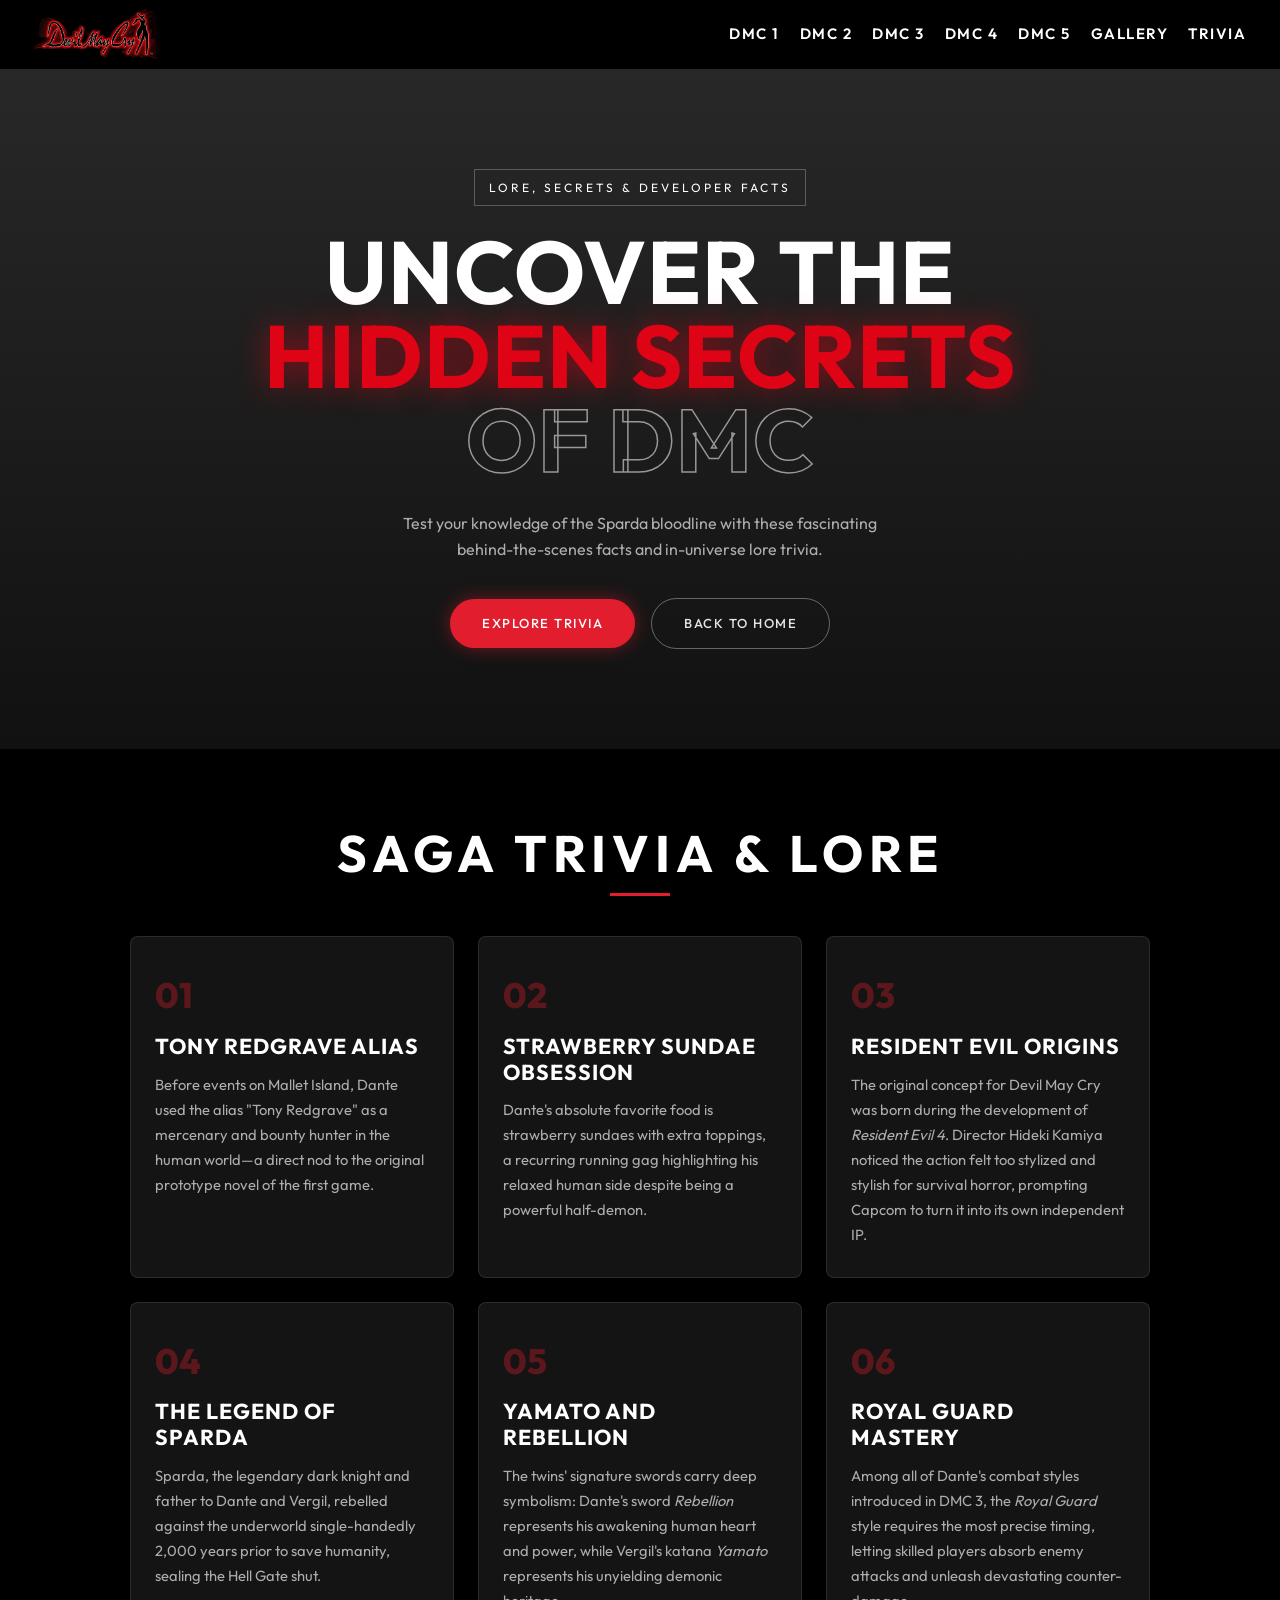
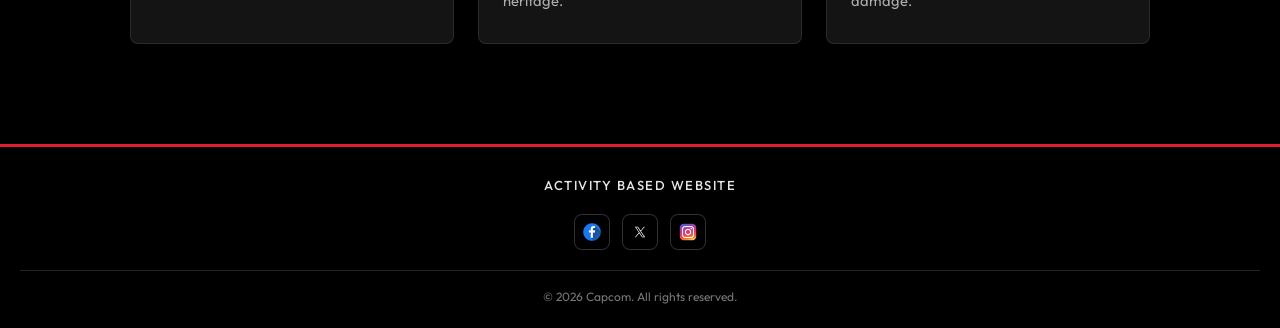
<file: trivia.html>
<!DOCTYPE html>
<html lang="en">

<head>
  <meta charset="UTF-8" />
  <meta name="viewport" content="width=device-width, initial-scale=1.0" />
  <title>Devil May Cry - Saga Trivia &amp; Secrets</title>
  <link href="https://fonts.googleapis.com/css2?family=Outfit:wght@300;400;500;600;700;800&display=swap"
    rel="stylesheet" />
  <link rel="stylesheet" href="trivia.css" />
  <link rel="icon" type="image/png" href="Homepage_img/LogoPatch.png" />
</head>

<body>

  <!-- 1. NAVIGATION BAR (Unified Group Structure) -->
  <div class="nav">
    <a href="index.html" class="logo-link">
      <img src="Homepage_img/navlogo.png" alt="Devil May Cry Logo" />
    </a>
    <div class="nav-links">
      <a href="dmc1.html" class="nav-link">DMC 1</a>
      <a href="dmc2.html" class="nav-link">DMC 2</a>
      <a href="dmc3.html" class="nav-link">DMC 3</a>
      <a href="dmc4.html" class="nav-link">DMC 4</a>
      <a href="dmc5.html" class="nav-link">DMC 5</a>
      <a href="gallery.html" class="nav-link">Gallery</a>
      <a href="trivia.html" class="nav-link">Trivia</a>
    </div>
  </div>

  <main>
    <!-- 2. HERO SECTION -->
    <section class="hero">
      <div class="kicker">Lore, Secrets &amp; Developer Facts</div>

      <h1 class="hero-title">
        <span class="line">Uncover The</span>
        <span class="line red">Hidden Secrets</span>
        <span class="line outline">Of DMC</span>
      </h1>

      <div class="tagline">
        <p>
          Test your knowledge of the Sparda bloodline with these fascinating behind-the-scenes facts and in-universe lore trivia.
        </p>
      </div>

      <div class="hero-btns">
        <a href="#trivia-section" class="btn btn-fill">Explore Trivia</a>
        <a href="index.html" class="btn btn-ghost">Back to Home</a>
      </div>
    </section>

    <!-- 3. TRIVIA CARDS SECTION -->
    <section id="trivia-section" class="section trivia-section">
      <h2 class="section-title">Saga Trivia &amp; Lore</h2>
      <div class="trivia-grid">

        <div class="trivia-card">
          <span class="trivia-number">01</span>
          <h3>Tony Redgrave Alias</h3>
          <p>
            Before events on Mallet Island, Dante used the alias "Tony Redgrave" as a mercenary and bounty hunter in the human world—a direct nod to the original prototype novel of the first game.
          </p>
        </div>

        <div class="trivia-card">
          <span class="trivia-number">02</span>
          <h3>Strawberry Sundae Obsession</h3>
          <p>
            Dante's absolute favorite food is strawberry sundaes with extra toppings, a recurring running gag highlighting his relaxed human side despite being a powerful half-demon.
          </p>
        </div>

        <div class="trivia-card">
          <span class="trivia-number">03</span>
          <h3>Resident Evil Origins</h3>
          <p>
            The original concept for Devil May Cry was born during the development of <em>Resident Evil 4</em>. Director Hideki Kamiya noticed the action felt too stylized and stylish for survival horror, prompting Capcom to turn it into its own independent IP.
          </p>
        </div>

        <div class="trivia-card">
          <span class="trivia-number">04</span>
          <h3>The Legend of Sparda</h3>
          <p>
            Sparda, the legendary dark knight and father to Dante and Vergil, rebelled against the underworld single-handedly 2,000 years prior to save humanity, sealing the Hell Gate shut.
          </p>
        </div>

        <div class="trivia-card">
          <span class="trivia-number">05</span>
          <h3>Yamato and Rebellion</h3>
          <p>
            The twins' signature swords carry deep symbolism: Dante's sword <em>Rebellion</em> represents his awakening human heart and power, while Vergil's katana <em>Yamato</em> represents his unyielding demonic heritage.
          </p>
        </div>

        <div class="trivia-card">
          <span class="trivia-number">06</span>
          <h3>Royal Guard Mastery</h3>
          <p>
            Among all of Dante's combat styles introduced in DMC 3, the <em>Royal Guard</em> style requires the most precise timing, letting skilled players absorb enemy attacks and unleash devastating counter-damage.
          </p>
        </div>

      </div>
    </section>
  </main>

  <!-- 4. FOOTER -->
  <div class="footer">
    <div class="footer-links">
      <a href="index.html">Activity Based Website</a>
    </div>

    <div class="footer-social">
      <a href="https://www.facebook.com/devilmaycry" target="_blank" rel="noopener noreferrer">
        <img src="Homepage_img/facebook.png" alt="Facebook icon" />
      </a>
      <a href="https://x.com/DevilMayCry?lang=en" target="_blank" rel="noopener noreferrer">
        <img src="Homepage_img/twitter.png" alt="Twitter icon" />
      </a>
      <a href="https://www.instagram.com/devilmaycrygame/" target="_blank" rel="noopener noreferrer">
        <img src="Homepage_img/instagram.png" alt="Instagram icon" />
      </a>
    </div>

    <div class="footer-content">
      <p>© 2026 Capcom. All rights reserved.</p>
    </div>
  </div>

</body>

</html>
</file>
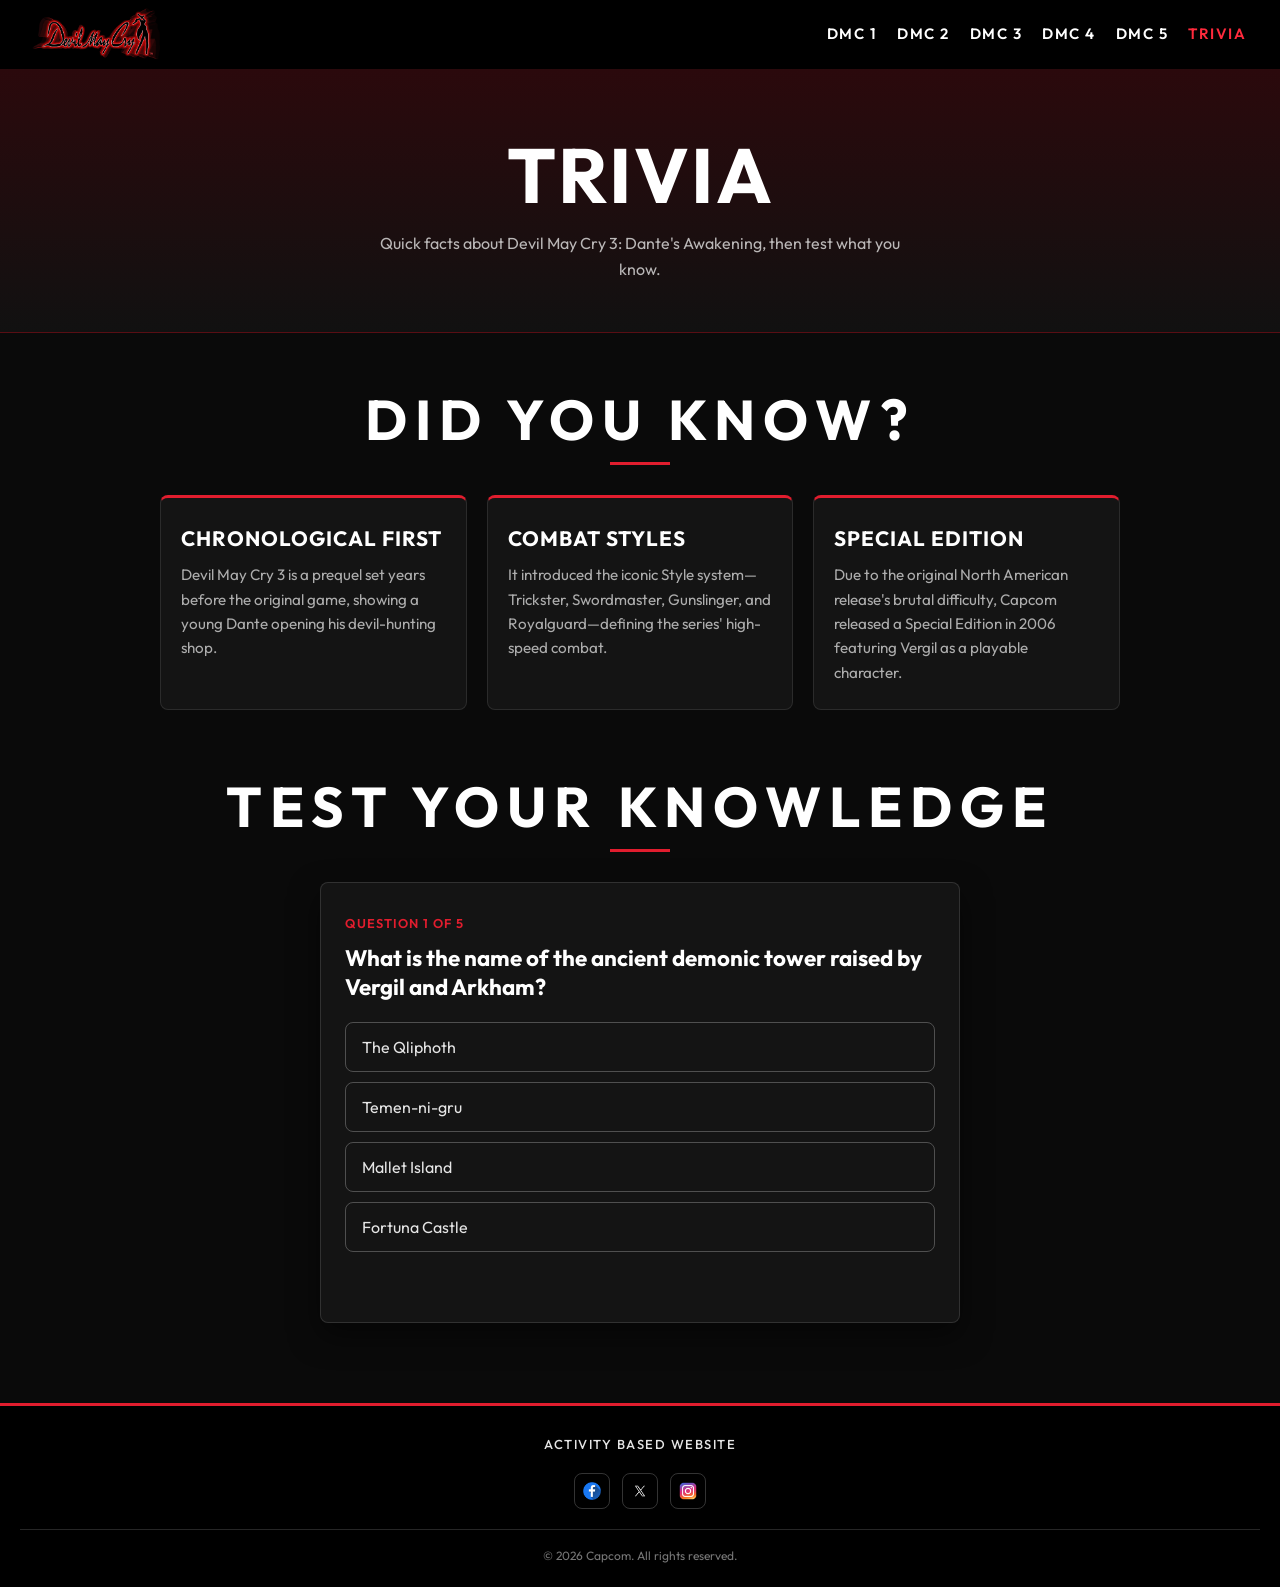
<file: trivia3.html>
<!DOCTYPE html>
<html lang="en">

<head>
    <meta charset="UTF-8" />
    <meta name="viewport" content="width=device-width, initial-scale=1.0" />
    <title>Trivia | Devil May Cry 3</title>
    <link href="https://fonts.googleapis.com/css2?family=Outfit:wght@300;400;500;600;700;800&display=swap"
        rel="stylesheet" />
    <link rel="stylesheet" href="style3dmc.css" />
    <link rel="icon" type="image/png" href="images/Homepage/Logo Patch.png" />
</head>

<body>
    <!-- NAVIGATION BAR -->
    <div class="nav">
        <a href="home.html" class="logo-link">
            <img src="Homepage_img/navlogo.png" alt="Devil May Cry Logo" />
        </a>
        <div class="nav-links">
            <a href="dmc1.html" class="nav-link">DMC 1</a>
            <a href="dmc2.html" class="nav-link">DMC 2</a>
            <a href="dmc3.html" class="nav-link">DMC 3</a>
            <a href="dmc4.html" class="nav-link">DMC 4</a>
            <a href="dmc5.html" class="nav-link">DMC 5</a>
            <a href="trivia3.html" class="nav-link active">Trivia</a>
        </div>
    </div>

    <main>
        <section class="page-hero">
            <h1>Trivia</h1>
            <p>Quick facts about Devil May Cry 3: Dante's Awakening, then test what you know.</p>
        </section>

        <section class="section trivia-section">
            <h2 class="section-title">Did You Know?</h2>
            <div class="facts-grid">
                <div class="fact-card">
                    <h3>Chronological First</h3>
                    <p>Devil May Cry 3 is a prequel set years before the original game, showing a young Dante opening
                        his devil-hunting shop.</p>
                </div>
                <div class="fact-card">
                    <h3>Combat Styles</h3>
                    <p>It introduced the iconic Style system—Trickster, Swordmaster, Gunslinger, and Royalguard—defining
                        the series' high-speed combat.</p>
                </div>
                <div class="fact-card">
                    <h3>Special Edition</h3>
                    <p>Due to the original North American release's brutal difficulty, Capcom released a Special Edition
                        in 2006 featuring Vergil as a playable character.</p>
                </div>
            </div>

            <h2 class="section-title">Test Your Knowledge</h2>
            <div class="quiz" id="quiz" aria-live="polite">
                <div class="quiz-progress" id="quiz-progress"></div>
                <h3 class="quiz-question" id="quiz-question"></h3>
                <div class="quiz-options" id="quiz-options"></div>
                <p class="quiz-feedback" id="quiz-feedback"></p>
                <button class="btn btn-fill quiz-next" id="quiz-next" hidden>Next Question</button>
            </div>
        </section>
    </main>

    <!-- FOOTER -->
    <div class="footer">
        <div class="footer-links">
            <a href="home.html">Activity Based Website</a>
        </div>

        <div class="footer-social">
            <a href="https://www.facebook.com/devilmaycry" target="_blank" rel="noopener noreferrer">
                <img src="Homepage_img/facebook.png" alt="Facebook" />
            </a>
            <a href="https://x.com/DevilMayCry?lang=en" target="_blank" rel="noopener noreferrer">
                <img src="Homepage_img/twitter.png" alt="Twitter" />
            </a>
            <a href="https://www.instagram.com/devilmaycrygame/" target="_blank" rel="noopener noreferrer">
                <img src="Homepage_img/instagram.png" alt="Instagram" />
            </a>
        </div>

        <div class="footer-content">
            <p>© 2026 Capcom. All rights reserved.</p>
        </div>
    </div>

    <script>
        const questions = [
            {
                q: "What is the name of the ancient demonic tower raised by Vergil and Arkham?",
                options: ["The Qliphoth", "Temen-ni-gru", "Mallet Island", "Fortuna Castle"],
                answer: 1,
                note: "Temen-ni-gru was sealed away by Sparda 2,000 years ago to cut off the Demon World.",
            },
            {
                q: "What is Lady's birth name before she renounced it?",
                options: ["Mary", "Kyrie", "Eva", "Trish"],
                answer: 0,
                note: "She cast aside the name Mary after her father, Arkham, sacrificed her mother for demonic power.",
            },
            {
                q: "Which weapon triggers Dante's Devil Trigger for the first time after he is impaled by it?",
                options: ["Force Edge", "Yamato", "Rebellion", "Agni & Rudra"],
                answer: 2,
                note: "Vergil stabs Dante with Dante's own sword, Rebellion, awakening his dormant demonic blood.",
            },
            {
                q: "Who is the eccentric jester that guides Dante through the tower?",
                options: ["Sanctus", "Mundus", "Arkham", "Beowulf"],
                answer: 2,
                note: "Jester is Arkham's alter-ego, manipulating Dante, Vergil, and Lady to break the tower's seal.",
            },
            {
                q: "What are the two halves of the Perfect Amulet given to Dante and Vergil by their mother?",
                options: ["Gold and Silver", "Red and Blue", "Sun and Moon", "Light and Shadow"],
                answer: 0,
                note: "Eva gifted the two halves of the amulet to the twin brothers on their birthday.",
            },
        ];

        let current = 0;
        let score = 0;

        const progressEl = document.getElementById("quiz-progress");
        const questionEl = document.getElementById("quiz-question");
        const optionsEl = document.getElementById("quiz-options");
        const feedbackEl = document.getElementById("quiz-feedback");
        const nextBtn = document.getElementById("quiz-next");

        function showQuestion() {
            const item = questions[current];
            progressEl.textContent = "Question " + (current + 1) + " of " + questions.length;
            questionEl.textContent = item.q;
            feedbackEl.textContent = "";
            nextBtn.hidden = true;
            optionsEl.innerHTML = "";

            item.options.forEach((text, i) => {
                const btn = document.createElement("button");
                btn.className = "quiz-option";
                btn.textContent = text;
                btn.addEventListener("click", () => choose(i));
                optionsEl.appendChild(btn);
            });
        }

        function choose(index) {
            const item = questions[current];
            const buttons = optionsEl.querySelectorAll(".quiz-option");
            buttons.forEach((b, i) => {
                b.disabled = true;
                if (i === item.answer) b.classList.add("correct");
            });

            if (index === item.answer) {
                score++;
                feedbackEl.textContent = "Correct! " + item.note;
            } else {
                buttons[index].classList.add("wrong");
                feedbackEl.textContent = "Not quite. " + item.note;
            }

            nextBtn.textContent = current === questions.length - 1 ? "See Results" : "Next Question";
            nextBtn.hidden = false;
            nextBtn.focus();
        }

        function showResults() {
            progressEl.textContent = "Quiz complete";
            questionEl.textContent = "Your score";
            optionsEl.innerHTML = '<p class="quiz-score">' + score + " / " + questions.length + "</p>";
            feedbackEl.textContent =
                score === questions.length
                    ? "SSStylish! This party's getting crazy!"
                    : score >= 3
                        ? "Solid work, devil hunter."
                        : "You need more motivation. Time to replay DMC 3!";
            nextBtn.textContent = "Play Again";
            nextBtn.hidden = false;
            nextBtn.onclick = restart;
        }

        function restart() {
            current = 0;
            score = 0;
            nextBtn.onclick = advance;
            showQuestion();
        }

        function advance() {
            current++;
            if (current < questions.length) {
                showQuestion();
            } else {
                showResults();
            }
        }

        nextBtn.onclick = advance;
        showQuestion();
    </script>
</body>

</html>
</file>
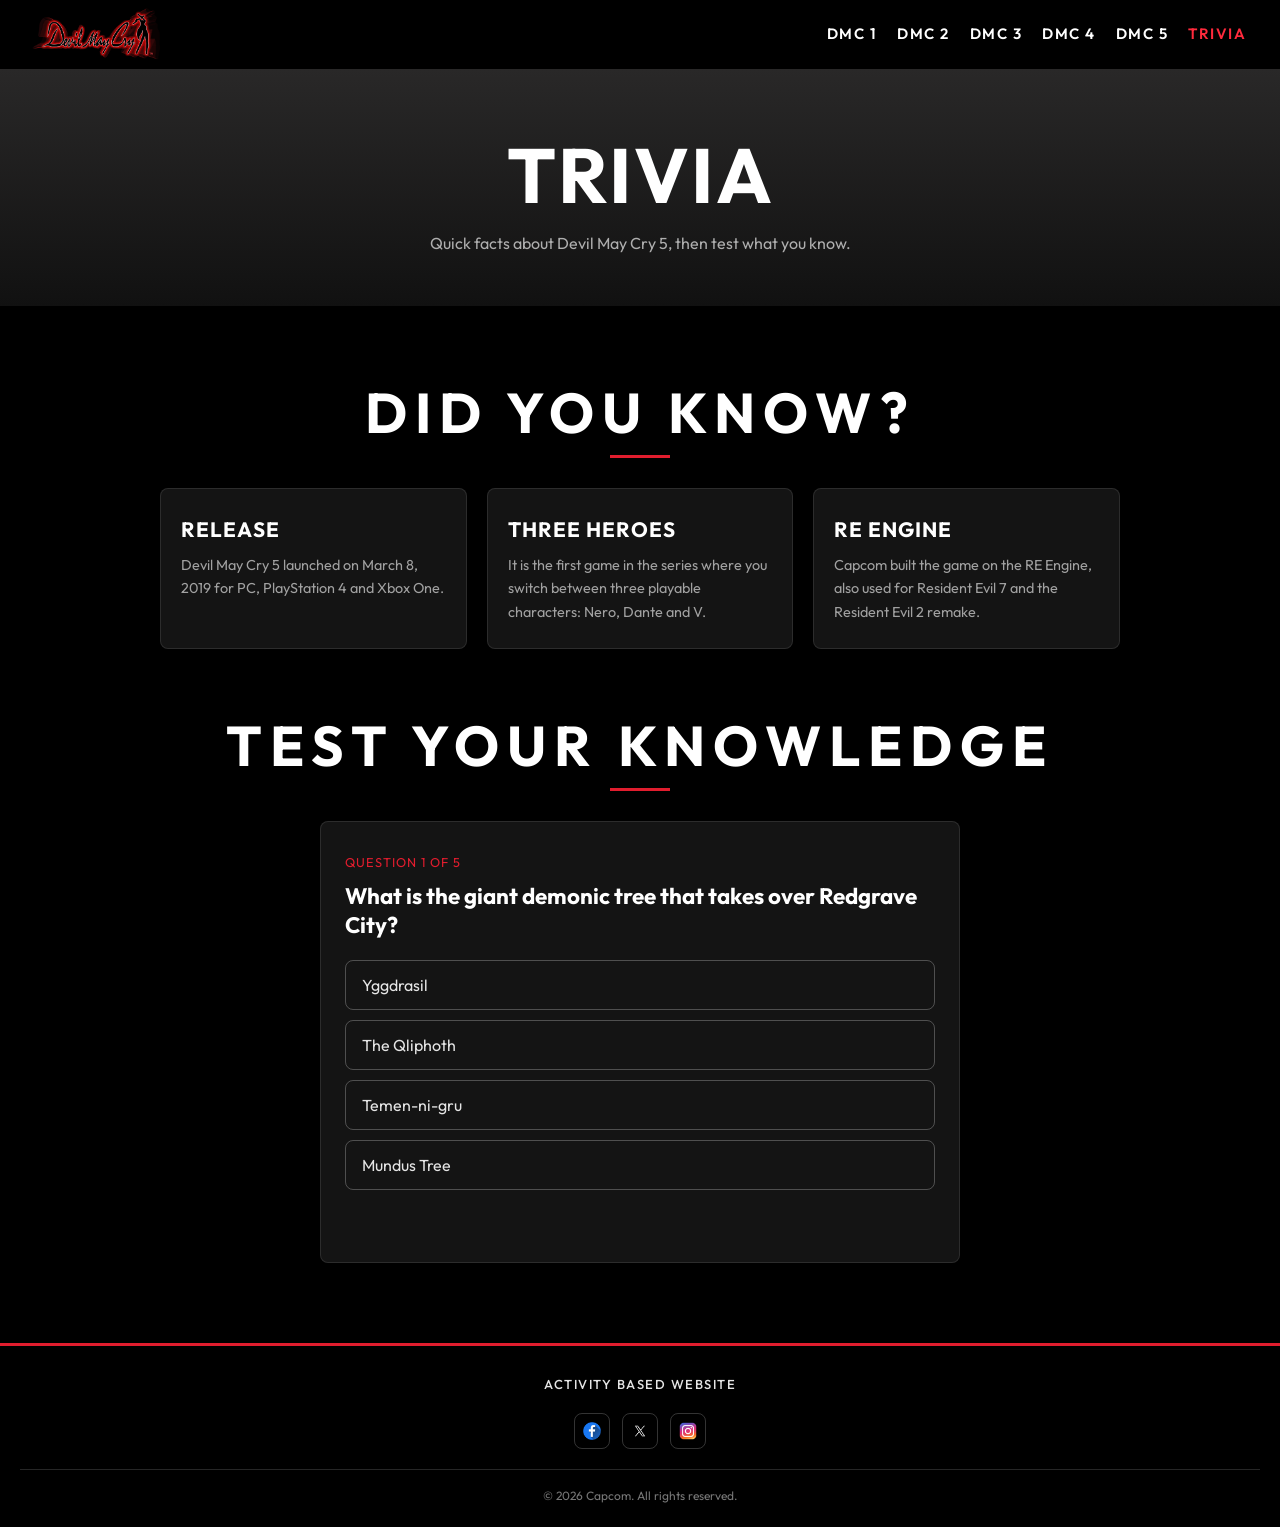
<file: trivia5.html>
<!DOCTYPE html>
<html lang="en">
  <head>
    <meta charset="UTF-8" />
    <meta name="viewport" content="width=device-width, initial-scale=1.0" />
    <title>Trivia | Devil May Cry 5</title>
    <link
      href="https://fonts.googleapis.com/css2?family=Outfit:wght@300;400;500;600;700;800&display=swap"
      rel="stylesheet"
    />
    <link rel="stylesheet" href="style5dmc.css" />
    <link rel="stylesheet" href="pages.css" />
    <link rel="icon" type="image/png" href="images/Homepage/Logo Patch.png" />
  </head>
  <body>
    <!-- NAVIGATION BAR -->
    <div class="nav">
      <a href="Home.html" class="logo-link">
        <img src="Homepage_img/navlogo.png" alt="Devil May Cry Logo" />
      </a>
      <div class="nav-links">
        <a href="DMC1.html" class="nav-link">DMC 1</a>
        <a href="DMC2.html" class="nav-link">DMC 2</a>
        <a href="DMC3.html" class="nav-link">DMC 3</a>
        <a href="DMC4.html" class="nav-link">DMC 4</a>
        <a href="DMC5.html" class="nav-link">DMC 5</a>
        <a href="trivia5.html" class="nav-link active">Trivia</a>
      </div>
    </div>

    <main>
      <section class="page-hero">
        <h1>Trivia</h1>
        <p>Quick facts about Devil May Cry 5, then test what you know.</p>
      </section>

      <section class="section trivia-section">
        <h2 class="section-title">Did You Know?</h2>
        <div class="facts-grid">
          <div class="fact-card">
            <h3>Release</h3>
            <p>Devil May Cry 5 launched on March 8, 2019 for PC, PlayStation 4 and Xbox One.</p>
          </div>
          <div class="fact-card">
            <h3>Three Heroes</h3>
            <p>It is the first game in the series where you switch between three playable characters: Nero, Dante and V.</p>
          </div>
          <div class="fact-card">
            <h3>RE Engine</h3>
            <p>Capcom built the game on the RE Engine, also used for Resident Evil 7 and the Resident Evil 2 remake.</p>
          </div>
        </div>

        <h2 class="section-title">Test Your Knowledge</h2>
        <div class="quiz" id="quiz" aria-live="polite">
          <div class="quiz-progress" id="quiz-progress"></div>
          <h3 class="quiz-question" id="quiz-question"></h3>
          <div class="quiz-options" id="quiz-options"></div>
          <p class="quiz-feedback" id="quiz-feedback"></p>
          <button class="btn btn-fill quiz-next" id="quiz-next" hidden>Next Question</button>
        </div>
      </section>
    </main>

    <!-- FOOTER -->
    <div class="footer">
      <div class="footer-links">
        <a href="home.html">Activity Based Website</a>
      </div>

      <div class="footer-social">
        <a href="https://www.facebook.com/devilmaycry" target="_blank" rel="noopener noreferrer">
          <img src="Homepage_img/facebook.png" alt="Facebook" />
        </a>
        <a href="https://x.com/DevilMayCry?lang=en" target="_blank" rel="noopener noreferrer">
          <img src="Homepage_img/twitter.png" alt="Twitter" />
        </a>
        <a href="https://www.instagram.com/devilmaycrygame/" target="_blank" rel="noopener noreferrer">
          <img src="Homepage_img/instagram.png" alt="Instagram" />
        </a>
      </div>

      <div class="footer-content">
        <p>© 2026 Capcom. All rights reserved.</p>
      </div>
    </div>

    <script>
      const questions = [
        {
          q: "What is the giant demonic tree that takes over Redgrave City?",
          options: ["Yggdrasil", "The Qliphoth", "Temen-ni-gru", "Mundus Tree"],
          answer: 1,
          note: "The Qliphoth drains the life from the city to bear its fruit.",
        },
        {
          q: "Who builds Nero's Devil Breaker prosthetic arms?",
          options: ["Nico", "Lady", "Trish", "Kyrie"],
          answer: 0,
          note: "Nico is a weapons designer who travels in her van with Nero.",
        },
        {
          q: "Who is V really?",
          options: ["Dante's apprentice", "Nero's father in disguise", "Vergil's human half", "A demon servant"],
          answer: 2,
          note: "V is the human side of Vergil, split from his demon side.",
        },
        {
          q: "Which demon king is the main villain?",
          options: ["Mundus", "Argosax", "Urizen", "Sanctus"],
          answer: 2,
          note: "Urizen is Vergil's demonic half, and he is the one who plants the Qliphoth.",
        },
        {
          q: "What is the name of Vergil's dimension-cutting sword?",
          options: ["Rebellion", "Yamato", "Red Queen", "Force Edge"],
          answer: 1,
          note: "Yamato can cut through space itself.",
        },
      ];

      let current = 0;
      let score = 0;

      const progressEl = document.getElementById("quiz-progress");
      const questionEl = document.getElementById("quiz-question");
      const optionsEl = document.getElementById("quiz-options");
      const feedbackEl = document.getElementById("quiz-feedback");
      const nextBtn = document.getElementById("quiz-next");

      function showQuestion() {
        const item = questions[current];
        progressEl.textContent = "Question " + (current + 1) + " of " + questions.length;
        questionEl.textContent = item.q;
        feedbackEl.textContent = "";
        nextBtn.hidden = true;
        optionsEl.innerHTML = "";

        item.options.forEach((text, i) => {
          const btn = document.createElement("button");
          btn.className = "quiz-option";
          btn.textContent = text;
          btn.addEventListener("click", () => choose(i));
          optionsEl.appendChild(btn);
        });
      }

      function choose(index) {
        const item = questions[current];
        const buttons = optionsEl.querySelectorAll(".quiz-option");
        buttons.forEach((b, i) => {
          b.disabled = true;
          if (i === item.answer) b.classList.add("correct");
        });

        if (index === item.answer) {
          score++;
          feedbackEl.textContent = "Correct! " + item.note;
        } else {
          buttons[index].classList.add("wrong");
          feedbackEl.textContent = "Not quite. " + item.note;
        }

        nextBtn.textContent = current === questions.length - 1 ? "See Results" : "Next Question";
        nextBtn.hidden = false;
        nextBtn.focus();
      }

      function showResults() {
        progressEl.textContent = "Quiz complete";
        questionEl.textContent = "Your score";
        optionsEl.innerHTML = '<p class="quiz-score">' + score + " / " + questions.length + "</p>";
        feedbackEl.textContent =
          score === questions.length
            ? "Perfect run. Stylish."
            : score >= 3
            ? "Solid work, hunter."
            : "Time to replay the story.";
        nextBtn.textContent = "Play Again";
        nextBtn.hidden = false;
        nextBtn.onclick = restart;
      }

      function restart() {
        current = 0;
        score = 0;
        nextBtn.onclick = advance;
        showQuestion();
      }

      function advance() {
        current++;
        if (current < questions.length) {
          showQuestion();
        } else {
          showResults();
        }
      }

      nextBtn.onclick = advance;
      showQuestion();
    </script>
  </body>
</html>
</file>
<file: home.css>
* {
  box-sizing: border-box;
  margin: 0;
  padding: 0;
}

/* Scrollbar Stabilizer: Prevents horizontal navbar jitter across pages */
html {
  scroll-behavior: smooth;
  overflow-y: scroll;
}

body {
  background-color: #000;
  color: #e5e5e5;
  font-family: 'Outfit', sans-serif;
  font-weight: 400;
  line-height: 1.6;
}

/* Global Responsive Images */
img,
.responsive-img {
  max-width: 100%;
  height: auto;
  display: block;
}


.nav {
  display: flex;
  align-items: center;
  justify-content: space-between;
  gap: 26px;
  padding: 6px 24px 6px 10px;
  background: black;
}

.logo-link img {
  width: 130px;
  display: block;
  position: relative;
  left: 20px;
}

.nav-links {
  display: flex;
  align-items: center;
}

.nav-link {
  text-decoration: none;
  font-family: 'Outfit', sans-serif;
  font-size: 13px;
  font-weight: 500;        /* medium, not bold — sleeker */
  letter-spacing: 1.5px;   /* wide tracking = premium feel */
  text-transform: uppercase;
  color: #e5e5e5;
  padding: 10px;
  line-height: 1.5;
  transition: all 0.3s cubic-bezier(0.25, 0.46, 0.45, 0.94);
}

.nav-link:hover {
  color: #ff2a3c;
  text-shadow: 0 0 10px rgba(225, 29, 46, 0.7);

}



.link:hover {
  opacity: 0.6;
}



.nav a {
  text-decoration: none;
  color: white;
  font-weight: 600;
  font-size: 15px;
}


/* HERO SECTION */
.hero {
  padding: 100px 20px;
  color: #fff;
  background: linear-gradient(to bottom, #292828 0%, #111 100%);
  text-align: center;
  display: flex;
  flex-direction: column;
  align-items: center;
  justify-content: center;
  min-height: 75vh;
}

.kicker {
  display: inline-block;
  font-family: 'Outfit', sans-serif;
  font-size: 12px;
  letter-spacing: 3px;
  text-transform: uppercase;
  padding: 8px 14px;
  border: 1px solid rgba(255, 255, 255, 0.25);
  margin-bottom: 24px;
}

.hero-title {
  font-family: 'Outfit', sans-serif;
  font-size: clamp(56px, 6.9vw, 120px);
  line-height: 0.95;
  text-transform: uppercase;
  letter-spacing: 1px;
  margin: 0 0 28px;
  text-align: center;
  width: 100%;
}

.hero-title .line {
  display: block;
  text-align: center;
}

.red {
  color: #de0416;
  text-shadow: 0 0 30px rgba(255, 3, 24, 0.5);
}

.outline {
  color: transparent;
  -webkit-text-stroke: 1.5px rgba(255, 255, 255, 0.55);
}

.tagline {
  max-width: 480px;
  font-family: 'Outfit', sans-serif;
  font-size: 16px;
  line-height: 26px;
  color: rgba(255, 255, 255, 0.65);
  margin: 0 auto 36px auto;
  text-align: center;
}

.hero-btns {
  display: flex;
  justify-content: center;
  align-items: center;
  gap: 16px;
}

.btn {
  font-family: 'Outfit', sans-serif;
  font-size: 13px;
  font-weight: 500;
  letter-spacing: 1.5px;
  text-transform: uppercase;
  text-decoration: none;
  padding: 14px 32px;
  border-radius: 9999px;
  transition: all 0.3s cubic-bezier(0.25, 0.46, 0.45, 0.94);
  display: inline-block;
}

.btn-fill {
  background: #e11d2e;
  color: #fff;
  box-shadow: 0 0 18px rgba(225, 29, 46, 0.45);
}

.btn-fill:hover {
  box-shadow: 0 0 30px rgba(225, 29, 46, 0.75);
  transform: translateY(-2px);
}

.btn-ghost {
  border: 1px solid rgba(255, 255, 255, 0.35);
  color: #e5e5e5;
}

.btn-ghost:hover {
  border-color: #ff2a3c;
  color: #ff2a3c;
}

/* ==========================================================================
   3. ABOUT SECTION (Ludwig's Section Architecture)
   ========================================================================== */
.section {
  padding: 80px 20px;
  max-width: 1100px;
  margin: 0 auto;
}

.about-section {
  background: #000;
  max-width: 100%;
  padding: 100px 10%;
  min-height: 45vh;
}

.section-title {
  font-family: 'Outfit', sans-serif;
  font-size: 3.5rem;
  line-height: 0.95;
  text-transform: uppercase;
  letter-spacing: 8px;
  text-align: center;
  margin-bottom: 30px;
  color: #fff;
}

.section-title::after {
  content: "";
  display: block;
  width: 60px;
  height: 3px;
  background-color: #e11d2e;
  margin: 16px auto 0;
}

.section-content {
  max-width: 520px;
  margin: 0 auto;
  font-family: 'Outfit', sans-serif;
  font-size: 1.05rem;
  line-height: 1.8;
  color: rgba(255, 255, 255, 0.65);
  text-align: center;
}

/* ==========================================================================
   4. FOOTER SECTION
   ========================================================================== */
.footer {
  background: #000;
  border-top: 3px solid #e11d2e;
  color: #e5e5e5;
  text-align: center;
  padding: 28px 20px 20px;
  position: relative;
  bottom: 0;
  left: 0;
  width: 100%;
  z-index: 100;
}

.footer-links {
  display: flex;
  justify-content: center;
  flex-wrap: wrap;
  gap: 20px;
}

.footer-links a {
  font-family: 'Outfit', sans-serif;
  font-size: 13px;
  font-weight: 500;
  letter-spacing: 1.5px;
  text-transform: uppercase;
  color: #e5e5e5;
  text-decoration: none;
  transition: all 0.3s cubic-bezier(0.25, 0.46, 0.45, 0.94);
}

.footer-links a:hover {
  color: #ff2a3c;
  text-shadow: 0 0 10px rgba(225, 29, 46, 0.7);
}

.footer-social {
  display: flex;
  justify-content: center;
  gap: 12px;
  margin-top: 18px;
}

.footer-social a {
  width: 36px;
  height: 36px;
  border: 1px solid rgba(255, 255, 255, 0.2);
  border-radius: 8px;
  display: flex;
  align-items: center;
  justify-content: center;
  transition: all 0.25s ease;
}

.footer-social img {
  width: 18px;
  height: 18px;
  object-fit: contain;
  display: block;
}

.footer-social a:hover {
  border-color: #e11d2e;
  transform: translateY(-2px);
}

.footer-content {
  margin-top: 20px;
  padding-top: 14px;
  border-top: 1px solid rgba(255, 255, 255, 0.15);
  font-family: 'Outfit', sans-serif;
  font-size: 12px;
  color: #777;
}

.footer-content p {
  margin: 2px 0;
}
</file>
<file: style1dmc.css>
* {
  box-sizing: border-box;
  margin: 0;
  padding: 0;
}

html {
  scroll-behavior: smooth;
}

body {
  background-color: #000;
  color: #e5e5e5;
  font-family: 'Outfit', sans-serif;
  font-weight: 400;
  line-height: 1.6;
}

/* Global Responsive Images */
img,
.responsive-img {
  max-width: 100%;
  height: auto;
  display: block;
}

/* Navigation Bar */
.nav {
  display: flex;
  align-items: center;
  justify-content: space-between;
  gap: 26px;
  padding: 6px 24px 6px 10px;
  background: black;
}

.logo-link img {
  width: 130px;
  display: block;
  position: relative;
  left: 20px;
}

.nav-links {
  display: flex;
  align-items: center;
}

.nav-link {
  text-decoration: none;
  font-family: 'Outfit', sans-serif;
  font-size: 13px;
  font-weight: 500;        /* medium, not bold — sleeker */
  letter-spacing: 1.5px;   /* wide tracking = premium feel */
  text-transform: uppercase;
  color: #e5e5e5;
  padding: 10px;
  line-height: 1.5;
  transition: all 0.3s cubic-bezier(0.25, 0.46, 0.45, 0.94);
}

.nav-link:hover {
  color: #ff2a3c;
  text-shadow: 0 0 10px rgba(225, 29, 46, 0.7);

}



.link:hover {
  opacity: 0.6;
}



.nav a {
  text-decoration: none;
  color: white;
  font-weight: 600;
  font-size: 15px;
}


/* Hero Section */
.hero {
  padding: 100px 20px;
  color: #fff;
  background: linear-gradient(to bottom, #292828 0%, #111 100%);
  text-align: center;
  display: flex;
  flex-direction: column;
  align-items: center;
  justify-content: center;
}

.kicker {
  display: inline-block;
  font-family: 'Outfit', sans-serif;
  font-size: 12px;
  letter-spacing: 3px;
  text-transform: uppercase;
  padding: 8px 14px;
  border: 1px solid rgba(255, 255, 255, 0.25);
  margin-bottom: 24px;
}

.hero-title {
  font-family: 'Outfit', sans-serif;
  font-size: clamp(52px, 6.9vw, 110px);
  line-height: 0.95;
  text-transform: uppercase;
  letter-spacing: 1px;
  margin: 0 0 28px;
  text-align: center;
  width: 100%;
}

.hero-title .line {
  display: block;
  text-align: center;
}

.red {
  color: #de0416;
  text-shadow: 0 0 30px rgba(255, 3, 24, 0.5);
}

.outline {
  color: transparent;
  -webkit-text-stroke: 1.5px rgba(255, 255, 255, 0.55);
}

.tagline {
  max-width: 520px;
  font-family: 'Outfit', sans-serif;
  font-size: 16px;
  line-height: 26px;
  color: rgba(255, 255, 255, 0.65);
  margin: 0 auto 36px auto;
  text-align: center;
}

.hero-btns {
  display: flex;
  justify-content: center;
  align-items: center;
  gap: 16px;
}

.btn {
  font-family: 'Outfit', sans-serif;
  font-size: 13px;
  font-weight: 500;
  letter-spacing: 1.5px;
  text-transform: uppercase;
  text-decoration: none;
  padding: 14px 32px;
  border-radius: 9999px;
  transition: all 0.3s cubic-bezier(0.25, 0.46, 0.45, 0.94);
  display: inline-block;
}

.btn-fill {
  background: #e11d2e;
  color: #fff;
  box-shadow: 0 0 18px rgba(225, 29, 46, 0.45);
}

.btn-fill:hover {
  box-shadow: 0 0 30px rgba(225, 29, 46, 0.75);
  transform: translateY(-2px);
}

.btn-ghost {
  border: 1px solid rgba(255, 255, 255, 0.35);
  color: #e5e5e5;
}

.btn-ghost:hover {
  border-color: #ff2a3c;
  color: #ff2a3c;
}

/* Sections General */
.section {
  padding: 80px 20px;
  max-width: 1100px;
  margin: 0 auto;
}

.section-title {
  font-family: 'Outfit', sans-serif;
  font-size: 3.2rem;
  line-height: 0.95;
  text-transform: uppercase;
  letter-spacing: 6px;
  text-align: center;
  margin-bottom: 30px;
  color: #fff;
}

.section-title::after {
  content: "";
  display: block;
  width: 60px;
  height: 3px;
  background-color: #e11d2e;
  margin: 16px auto 0;
}

/* Plot Section */
.plot-section {
  background: #000;
  max-width: 100%;
  padding: 80px 10%;
}

.section-divider {
  width: 950px;
  max-width: calc(100% - 40px);
  height: 1px;
  margin: 0 auto;
  border: 0;
  background: rgba(240, 233, 233, 0.25);
}

.section-content {
  max-width: 680px;
  margin: 0 auto;
  font-family: 'Outfit', sans-serif;
  font-size: 1.05rem;
  line-height: 1.8;
  color: rgba(255, 255, 255, 0.65);
  text-align: center;
}

.section-content p {
  margin-bottom: 20px;
}

/* Character Section (6-Column Grid Layout) */
.character-section {
  max-width: 100%;
  background: #000;
}

.character-grid {
  display: grid;
  grid-template-columns: repeat(6, 1fr);
  gap: 20px;
  max-width: 780px;
  margin: 40px auto 0;
  padding: 0 20px 20px;
}

.character-card {
  grid-column: span 2;
  background: #141414;
  border: 1px solid rgba(255, 255, 255, 0.1);
  border-radius: 8px;
  padding: 20px;
  text-align: center;
  transition: transform 0.3s ease, border-color 0.3s ease;
}

.character-card:hover {
  transform: translateY(-5px);
  border-color: #e11d2e;
}

/* Centers card 4 and 5 beneath the first 3 */
.character-card:nth-child(4) {
  grid-column: 2 / span 2;
}

.character-card:nth-child(5) {
  grid-column: 4 / span 2;
}

.card-img-wrapper {
  width: 100%;
  height: 180px;
  border-radius: 6px;
  overflow: hidden;
  margin-bottom: 16px;
  background: #222;
}

.card-img {
  width: 100%;
  height: 100%;
  object-fit: cover;
  object-position: center top;
}

.character-card h3 {
  font-family: 'Outfit', sans-serif;
  font-size: 1.6rem;
  line-height: 1;
  text-transform: uppercase;
  letter-spacing: 1px;
  color: #fff;
  margin-bottom: 6px;
}

.char-role {
  display: block;
  font-family: 'Outfit', sans-serif;
  font-size: 0.8rem;
  font-weight: 500;
  color: #e11d2e;
  text-transform: uppercase;
  letter-spacing: 1px;
  margin-bottom: 12px;
}

.character-card p {
  font-family: 'Outfit', sans-serif;
  font-size: 0.88rem;
  color: rgba(255, 255, 255, 0.6);
  line-height: 1.6;
}

/* Media Section */
.media-section {
  max-width: 100%;
  background: #000;
}

.media-grid {
  display: grid;
  grid-template-columns: repeat(auto-fit, minmax(280px, 1fr));
  gap: 20px;
  max-width: 1100px;
  margin: 40px auto 0;
  padding: 0 20px 20px;
}

.media-card {
  background: #141414;
  border: 1px solid rgba(255, 255, 255, 0.1);
  border-radius: 8px;
  overflow: hidden;
  padding: 12px;
}

.media-img-wrapper {
  width: 100%;
  height: 190px;
  border-radius: 4px;
  overflow: hidden;
  background: #222;
}

.media-img {
  width: 100%;
  height: 100%;
  object-fit: cover;
  object-position: center;
  transition: transform 0.3s ease;
}

.media-card:hover .media-img {
  transform: scale(1.04);
}

.media-caption {
  font-family: 'Outfit', sans-serif;
  font-size: 0.85rem;
  color: rgba(255, 255, 255, 0.65);
  margin-top: 10px;
  text-align: center;
}

/* Footer Section */
.footer {
  background: #000;
  border-top: 3px solid #e11d2e;
  color: #e5e5e5;
  text-align: center;
  padding: 28px 20px 20px;
  position: relative;
  bottom: 0;
  left: 0;
  width: 100%;
  z-index: 100;
}

.footer-links {
  display: flex;
  justify-content: center;
  flex-wrap: wrap;
  gap: 20px;
}

.footer-links a {
  font-family: 'Outfit', sans-serif;
  font-size: 13px;
  font-weight: 500;
  letter-spacing: 1.5px;
  text-transform: uppercase;
  color: #e5e5e5;
  text-decoration: none;
  transition: all 0.3s cubic-bezier(0.25, 0.46, 0.45, 0.94);
}

.footer-links a:hover {
  color: #ff2a3c;
  text-shadow: 0 0 10px rgba(225, 29, 46, 0.7);
}

.footer-social {
  display: flex;
  justify-content: center;
  gap: 12px;
  margin-top: 18px;
}

.footer-social a {
  width: 36px;
  height: 36px;
  border: 1px solid rgba(255, 255, 255, 0.2);
  border-radius: 8px;
  display: flex;
  align-items: center;
  justify-content: center;
  transition: all 0.25s ease;
}

.footer-social img {
  width: 18px;
  height: 18px;
  object-fit: contain;
  display: block;
}

.footer-social a:hover {
  border-color: #e11d2e;
  transform: translateY(-2px);
}

.footer-content {
  margin-top: 20px;
  padding-top: 14px;
  border-top: 1px solid rgba(255, 255, 255, 0.15);
  font-family: 'Outfit', sans-serif;
  font-size: 12px;
  color: #777;
}

.footer-content p {
  margin: 2px 0;
}
</file>
<file: DMC3.css>
* {
  box-sizing: border-box;
  margin: 0;
  padding: 0;
}

body {
  background-color: #000;
  color: #e5e5e5;
  font-family: 'Outfit', sans-serif;
  font-weight: 400;
  line-height: 1.6;
}

/* Global Responsive Image Rule */
img,
.responsive-img {
  max-width: 100%;
  height: auto;
  display: block;
}

/* Navigation Bar */
.navbar {
  width: 100%;
  background: #000000;
  position: static;
  top: 0;
  left: 0;
}

.pill {
  display: flex;
  align-items: center;
  justify-content: space-between;
  gap: 26px;
  padding: 12px 40px; /* Expands header across full width */
  background: #000000;
  width: 100%;
  max-width: 100%; /* Spans 100% edge-to-edge */
}

.pill {
  position: relative !important;
  top: auto;
  left: auto;
  transform: none;
  display: flex;
  align-items: center;
  justify-content: space-between;
  gap: 26px;
  padding: 6px 0px 6px 10px;
}

.logo-link img {
  width: 145px;
  display: block;
  position: relative;
  left: 20px;
}

.logo-circle {
  width: 40px;
  height: 40px;
  background: #000;
  border-radius: 50%;
  display: flex;
  align-items: center;
  justify-content: center;
}

.logo-circle img {
  width: 20px;
  height: 20px;
}

.nav-link {
  text-decoration: none;
  font-family: 'Outfit', sans-serif;
  font-size: 13px;
  font-weight: 500;
  letter-spacing: 1.5px;
  text-transform: uppercase;
  color: #e5e5e5;
  padding: 10px;
  line-height: 1.5;
  transition: all 0.3s cubic-bezier(0.25, 0.46, 0.45, 0.94);
}

.nav-link:hover {
  color: #ff2a3c;
  text-shadow: 0 0 10px rgba(225, 29, 46, 0.7);
}



.pill {
  display: flex;
  align-items: center;
  justify-content: space-between;
  gap: 26px;
  /* spacing between logo and links */
  padding: 6px 24px 6px 10px;
  /* extra padding on right since logo has its own */
  background: black;
}
.pill a {
  text-decoration: none;
  color: white;
  font-weight: 600;
  font-size: 15px;
}

/* Hero Section */
.hero {
  padding: 100px 20px;
  color: #fff;
  background: linear-gradient(to bottom, #292828 0%, #111 100%);
  text-align: center;
  display: flex;
  flex-direction: column;
  align-items: center;
  justify-content: center;
}

.kicker {
  display: inline-block;
  font-family: 'Outfit', sans-serif;
  font-size: 12px;
  letter-spacing: 3px;
  text-transform: uppercase;
  padding: 8px 14px;
  border: 1px solid rgba(255, 255, 255, 0.25);
  margin-bottom: 24px;
}

.hero-title {
  font-family: 'Anton', sans-serif;
  font-size: clamp(56px, 6.9vw, 120px);
  line-height: 0.95;
  text-transform: uppercase;
  letter-spacing: 1px;
  margin: 0 0 28px;
  text-align: center;
  width: 100%;
}

.hero-title .line {
  display: block;
  text-align: center;
}

.red {
  color: #de0416;
  text-shadow: 0 0 30px rgba(255, 3, 24, 0.5);
}

.outline {
  color: transparent;
  -webkit-text-stroke: 1.5px rgba(255, 255, 255, 0.55);
}

.tagline {
  max-width: 480px;
  font-family: 'Outfit', sans-serif;
  font-size: 16px;
  line-height: 26px;
  color: rgba(255, 255, 255, 0.65);
  margin: 0 auto 36px auto;
  text-align: center;
}

.hero-btns {
  display: flex;
  justify-content: center;
  align-items: center;
  gap: 16px;
}

.btn {
  font-family: 'Outfit', sans-serif;
  font-size: 13px;
  font-weight: 500;
  letter-spacing: 1.5px;
  text-transform: uppercase;
  text-decoration: none;
  padding: 14px 32px;
  border-radius: 9999px;
  transition: all 0.3s cubic-bezier(0.25, 0.46, 0.45, 0.94);
  display: inline-block;
}

.btn-fill {
  background: #e11d2e;
  color: #fff;
  box-shadow: 0 0 18px rgba(225, 29, 46, 0.45);
}

.btn-fill:hover {
  box-shadow: 0 0 30px rgba(225, 29, 46, 0.75);
  transform: translateY(-2px);
}

.btn-ghost {
  border: 1px solid rgba(255, 255, 255, 0.35);
  color: #e5e5e5;
}

.btn-ghost:hover {
  border-color: #ff2a3c;
  color: #ff2a3c;
}

/* Sections General */
.section {
  padding: 80px 20px;
  max-width: 1100px;
  margin: 0 auto;
}

.section-title {
  font-family: 'Anton', sans-serif;
  font-size: 3.5rem;
  line-height: 0.95;
  text-transform: uppercase;
  letter-spacing: 8px;
  text-align: center;
  margin-bottom: 30px;
  color: #fff;
}

.section-title::after {
  content: "";
  display: block;
  width: 60px;
  height: 3px;
  background-color: #e11d2e;
  margin: 16px auto 0;
}

/* Plot Section */
.plot-section {
  background: #000;
  max-width: 100%;
  padding: 80px 10%;
}

.section-divider {
  width: 950px;
  max-width: calc(100% - 40px);
  height: 1px;
  margin: 0 auto;
  border: 0;
  background: rgba(240, 233, 233, 0.85);
}

.section-content {
  max-width: 480px;
  margin: 0 auto;
  font-family: 'Outfit', sans-serif;
  font-size: 1.05rem;
  line-height: 1.8;
  color: rgba(255, 255, 255, 0.65);
  text-align: center;
}

.section-content p {
  margin-bottom: 20px;
}

/* Character Section */
.character-grid {
  display: grid;
  grid-template-columns: repeat(6, 1fr);
  gap: 20px;
  max-width: 700px;
  margin: 40px auto 0;
  padding: 0 20px 20px;
}

.character-card {
  grid-column: span 2;
  background: #141414;
  border: 1px solid rgba(255, 255, 255, 0.1);
  border-radius: 8px;
  padding: 20px;
  text-align: center;
  transition: transform 0.3s ease, border-color 0.3s ease;
}

.character-card:hover {
  transform: translateY(-5px);
  border-color: #e11d2e;
}

.character-card:nth-child(4) {
  grid-column: 2 / span 2;
}

.character-card:nth-child(5) {
  grid-column: 4 / span 2;
}

/* Responsive Image Containers */
.card-img-wrapper {
  width: 100%;
  height: 180px;
  border-radius: 6px;
  overflow: hidden;
  margin-bottom: 16px;
  background: #222;
}

.card-img {
  width: 100%;
  height: 100%;
  object-fit: cover;
  object-position: center;
}

.character-card h3 {
  font-family: 'Anton', sans-serif;
  font-size: 1.8rem;
  line-height: 0.95;
  text-transform: uppercase;
  letter-spacing: 1px;
  color: #fff;
  margin-bottom: 6px;
}

.char-role {
  display: block;
  font-family: 'Outfit', sans-serif;
  font-size: 0.8rem;
  font-weight: 500;
  color: #e11d2e;
  text-transform: uppercase;
  letter-spacing: 1px;
  margin-bottom: 12px;
}

.character-card p {
  font-family: 'Outfit', sans-serif;
  font-size: 0.9rem;
  color: rgba(255, 255, 255, 0.6);
  line-height: 1.6;
}

/* Media Section */
.media-grid {
  display: grid;
  grid-template-columns: repeat(2, minmax(0, 1fr));
  gap: 20px;
  max-width: 1100px;
  margin: 40px auto 0;
  padding: 0 20px 20px;
}

.media-card {
  background: #141414;
  border: 1px solid rgba(255, 255, 255, 0.1);
  border-radius: 8px;
  overflow: hidden;
  padding: 12px;
}

.media-img-wrapper {
  width: 100%;
  height: 160px;
  border-radius: 4px;
  overflow: hidden;
  background: #222;
}

.media-img {
  width: 100%;
  height: 100%;
  object-fit: cover;
  object-position: center;
}

.media-caption {
  font-family: 'Outfit', sans-serif;
  font-size: 0.85rem;
  color: rgba(255, 255, 255, 0.6);
  margin-top: 10px;
  text-align: center;
}

.character-section,
.media-section {
  max-width: 100%;
  background: #000;
}

@media (max-width: 600px) {
  .character-grid,
  .media-grid {
    grid-template-columns: repeat(2, minmax(0, 1fr));
  }

  .character-card,
  .character-card:nth-child(4),
  .character-card:nth-child(5) {
    grid-column: span 1;
  }
}

/* Footer Section */
.footer {
  background: #000;
  border-top: 3px solid #e11d2e;
  color: #e5e5e5;
  text-align: center;
  padding: 28px 20px 20px;
  position: relative;
  bottom: 0;
  left: 0;
  width: 100%;
  z-index: 100;
}

.footer-links {
  display: flex;
  justify-content: center;
  flex-wrap: wrap;
  gap: 20px;
}

.footer-links a {
  font-family: 'Outfit', sans-serif;
  font-size: 13px;
  font-weight: 500;
  letter-spacing: 1.5px;
  text-transform: uppercase;
  color: #e5e5e5;
  text-decoration: none;
  transition: all 0.3s cubic-bezier(0.25, 0.46, 0.45, 0.94);
}

.footer-links a:hover {
  color: #ff2a3c;
  text-shadow: 0 0 10px rgba(225, 29, 46, 0.7);
}

.footer-social {
  display: flex;
  justify-content: center;
  gap: 12px;
  margin-top: 18px;
}

.footer-social a {
  width: 36px;
  height: 36px;
  border: 1px solid rgba(255, 255, 255, 0.2);
  border-radius: 8px;
  display: flex;
  align-items: center;
  justify-content: center;
  transition: all 0.25s ease;
}

.footer-social img {
  width: 18px;
  height: 18px;
  object-fit: contain;
  display: block;
}

.footer-social a:hover {
  border-color: #e11d2e;
  transform: translateY(-2px);
}

.footer-content {
  margin-top: 20px;
  padding-top: 14px;
  border-top: 1px solid rgba(255, 255, 255, 0.15);
  font-family: 'Outfit', sans-serif;
  font-size: 12px;
  color: #777;
}

.footer-content p {
  margin: 2px 0;
}
</file>
<file: style2dmc.css>
* {
  box-sizing: border-box;
  margin: 0;
  padding: 0;
}

body {
  background-color: #000;
  color: #e5e5e5;
  font-family: 'Outfit', sans-serif;
  font-weight: 400;
  line-height: 1.6;
}

/* Global Responsive Image Rule */
img,
.responsive-img {
  max-width: 100%;
  height: auto;
  display: block;
}

/* Navigation Bar */
.navbar {
  width: 100%;
  background: #000000;
  position: sticky;
  top: 0;
  left: 0;
  z-index: 1000;
}

.pill {
  display: flex;
  align-items: center;
  justify-content: space-between;
  gap: 26px;
  /* spacing between logo and links */
  padding: 6px 24px 6px 10px;
  /* extra padding on right since logo has its own */
  background: black;
  width: 100%;
}

.logo-link img {
  width: 130px;
  display: block;
  position: relative;
  left: 20px;
}

.logo-circle {
  width: 40px;
  height: 40px;
  background: #000;
  border-radius: 50%;
  display: flex;
  align-items: center;
  justify-content: center;
}

.logo-circle img {
  width: 20px;
  height: 20px;
}

.nav-links {
  display: flex;
  align-items: center;
}

.nav-link {
  text-decoration: none;
  font-family: 'Outfit', sans-serif;
  font-size: 13px;
  font-weight: 500;
  letter-spacing: 1.5px;
  text-transform: uppercase;
  color: #e5e5e5;
  padding: 10px;
  line-height: 1.5;
  transition: all 0.3s cubic-bezier(0.25, 0.46, 0.45, 0.94);
}

.nav-link:hover {
  color: #ff2a3c;
  text-shadow: 0 0 10px rgba(225, 29, 46, 0.7);
}

.pill a {
  text-decoration: none;
  color: white;
  font-weight: 600;
  font-size: 15px;
}

/* Hero Section */
.hero {
  padding: 100px 20px;
  color: #fff;
  background: linear-gradient(to bottom, #292828 0%, #111 100%);
  text-align: center;
  display: flex;
  flex-direction: column;
  align-items: center;
  justify-content: center;
}

.kicker {
  display: inline-block;
  font-family: 'Outfit', sans-serif;
  font-size: 12px;
  letter-spacing: 3px;
  text-transform: uppercase;
  padding: 8px 14px;
  border: 1px solid rgba(255, 255, 255, 0.25);
  margin-bottom: 24px;
}

.hero-title {
  font-family: 'Outfit', sans-serif;
  font-size: clamp(56px, 6.9vw, 120px);
  line-height: 0.95;
  text-transform: uppercase;
  letter-spacing: 1px;
  margin: 0 0 28px;
  text-align: center;
  width: 100%;
}

.hero-title .line {
  display: block;
  text-align: center;
}

.red {
  color: #de0416;
  text-shadow: 0 0 30px rgba(255, 3, 24, 0.5);
}

.outline {
  color: transparent;
  -webkit-text-stroke: 1.5px rgba(255, 255, 255, 0.55);
}

.tagline {
  max-width: 480px;
  font-family: 'Outfit', sans-serif;
  font-size: 16px;
  line-height: 26px;
  color: rgba(255, 255, 255, 0.65);
  margin: 0 auto 36px auto;
  text-align: center;
}

.hero-btns {
  display: flex;
  justify-content: center;
  align-items: center;
  gap: 16px;
}

.btn {
  font-family: 'Outfit', sans-serif;
  font-size: 13px;
  font-weight: 500;
  letter-spacing: 1.5px;
  text-transform: uppercase;
  text-decoration: none;
  padding: 14px 32px;
  border-radius: 9999px;
  transition: all 0.3s cubic-bezier(0.25, 0.46, 0.45, 0.94);
  display: inline-block;
}

.btn-fill {
  background: #e11d2e;
  color: #fff;
  box-shadow: 0 0 18px rgba(225, 29, 46, 0.45);
}

.btn-fill:hover {
  box-shadow: 0 0 30px rgba(225, 29, 46, 0.75);
  transform: translateY(-2px);
}

.btn-ghost {
  border: 1px solid rgba(255, 255, 255, 0.35);
  color: #e5e5e5;
}

.btn-ghost:hover {
  border-color: #ff2a3c;
  color: #ff2a3c;
}

/* Sections General */
.section {
  padding: 80px 20px;
  max-width: 1100px;
  margin: 0 auto;
}

.section-title {
  font-family: 'Outfit', sans-serif;
  font-size: 3.5rem;
  line-height: 0.95;
  text-transform: uppercase;
  letter-spacing: 8px;
  text-align: center;
  margin-bottom: 30px;
  color: #fff;
}

.section-title::after {
  content: "";
  display: block;
  width: 60px;
  height: 3px;
  background-color: #e11d2e;
  margin: 16px auto 0;
}

/* Plot Section */
.plot-section {
  background: #000;
  max-width: 100%;
  padding: 80px 10%;
}

.section-divider {
  width: 950px;
  max-width: calc(100% - 40px);
  height: 1px;
  margin: 0 auto;
  border: 0;
  background: rgba(240, 233, 233, 0.85);
}

.section-content {
  max-width: 480px;
  margin: 0 auto;
  font-family: 'Outfit', sans-serif;
  font-size: 1.05rem;
  line-height: 1.8;
  color: rgba(255, 255, 255, 0.65);
  text-align: center;
}

.section-content p {
  margin-bottom: 20px;
}

/* Character Section */
.character-grid {
  display: grid;
  grid-template-columns: repeat(6, 1fr);
  gap: 20px;
  max-width: 700px;
  margin: 40px auto 0;
  padding: 0 20px 20px;
}

.character-card {
  grid-column: span 2;
  background: #141414;
  border: 1px solid rgba(255, 255, 255, 0.1);
  border-radius: 8px;
  padding: 20px;
  text-align: center;
  transition: transform 0.3s ease, border-color 0.3s ease;
}

.character-card:hover {
  transform: translateY(-5px);
  border-color: #e11d2e;
}

.character-card:nth-child(4) {
  grid-column: 2 / span 2;
}

.character-card:nth-child(5) {
  grid-column: 4 / span 2;
}

/* Responsive Image Containers */
.card-img-wrapper {
  width: 100%;
  height: 180px;
  border-radius: 6px;
  overflow: hidden;
  margin-bottom: 16px;
  background: #222;
}

.card-img {
  width: 100%;
  height: 100%;
  object-fit: cover;
  object-position: center;
}

.character-card h3 {
  font-family: 'Outfit', sans-serif;
  font-size: 1.8rem;
  line-height: 0.95;
  text-transform: uppercase;
  letter-spacing: 1px;
  color: #fff;
  margin-bottom: 6px;
}

.char-role {
  display: block;
  font-family: 'Outfit', sans-serif;
  font-size: 0.8rem;
  font-weight: 500;
  color: #e11d2e;
  text-transform: uppercase;
  letter-spacing: 1px;
  margin-bottom: 12px;
}

.character-card p {
  font-family: 'Outfit', sans-serif;
  font-size: 0.9rem;
  color: rgba(255, 255, 255, 0.6);
  line-height: 1.6;
}

/* Media Section */
.media-grid {
  display: grid;
  grid-template-columns: repeat(2, minmax(0, 1fr));
  gap: 20px;
  max-width: 1100px;
  margin: 40px auto 0;
  padding: 0 20px 20px;
}

.media-card {
  background: #141414;
  border: 1px solid rgba(255, 255, 255, 0.1);
  border-radius: 8px;
  overflow: hidden;
  padding: 12px;
}

.media-img-wrapper {
  width: 100%;
  height: 160px;
  border-radius: 4px;
  overflow: hidden;
  background: #222;
}

.media-img {
  width: 100%;
  height: 100%;
  object-fit: cover;
  object-position: center;
  transition: transform 0.3s ease;
}

.media-card:hover .media-img {
  transform: scale(1.04);
}

.media-caption {
  font-family: 'Outfit', sans-serif;
  font-size: 0.85rem;
  color: rgba(255, 255, 255, 0.6);
  margin-top: 10px;
  text-align: center;
}

.character-section,
.media-section {
  max-width: 100%;
  background: #000;
}

@media (max-width: 600px) {
  .character-grid,
  .media-grid {
    grid-template-columns: repeat(2, minmax(0, 1fr));
  }

  .character-card,
  .character-card:nth-child(4),
  .character-card:nth-child(5) {
    grid-column: span 1;
  }
}

/* Footer Section */
.footer {
  background: #000;
  border-top: 3px solid #e11d2e;
  color: #e5e5e5;
  text-align: center;
  padding: 28px 20px 20px;
  position: relative;
  bottom: 0;
  left: 0;
  width: 100%;
  z-index: 100;
}

.footer-links {
  display: flex;
  justify-content: center;
  flex-wrap: wrap;
  gap: 20px;
}

.footer-links a {
  font-family: 'Outfit', sans-serif;
  font-size: 13px;
  font-weight: 500;
  letter-spacing: 1.5px;
  text-transform: uppercase;
  color: #e5e5e5;
  text-decoration: none;
  transition: all 0.3s cubic-bezier(0.25, 0.46, 0.45, 0.94);
}

.footer-links a:hover {
  color: #ff2a3c;
  text-shadow: 0 0 10px rgba(225, 29, 46, 0.7);
}

.footer-social {
  display: flex;
  justify-content: center;
  gap: 12px;
  margin-top: 18px;
}

.footer-social a {
  width: 36px;
  height: 36px;
  border: 1px solid rgba(255, 255, 255, 0.2);
  border-radius: 8px;
  display: flex;
  align-items: center;
  justify-content: center;
  transition: all 0.25s ease;
}

.footer-social img {
  width: 18px;
  height: 18px;
  object-fit: contain;
  display: block;
}

.footer-social a:hover {
  border-color: #e11d2e;
  transform: translateY(-2px);
}

.footer-content {
  margin-top: 20px;
  padding-top: 14px;
  border-top: 1px solid rgba(255, 255, 255, 0.15);
  font-family: 'Outfit', sans-serif;
  font-size: 12px;
  color: #777;
}

.footer-content p {
  margin: 2px 0;
}
</file>
<file: style3dmc.css>
* {
  box-sizing: border-box;
  margin: 0;
  padding: 0;
}

html {
  scroll-behavior: smooth;
  overflow-y: scroll;
}

body {
  background-color: #000;
  color: #e5e5e5;
  font-family: 'Outfit', sans-serif;
  font-weight: 400;
  line-height: 1.6;
}

/* Global Responsive Image Rule */
img,
.responsive-img {
  max-width: 100%;
  height: auto;
  display: block;
}

/* Navigation Bar */
.nav {
  display: flex;
  align-items: center;
  justify-content: space-between;
  gap: 26px;
  padding: 6px 24px 6px 10px;
  background: black;
}

.logo-link img {
  width: 130px;
  display: block;
  position: relative;
  left: 20px;
}

.nav-links {
  display: flex;
  align-items: center;
}

.nav-link {
  text-decoration: none;
  font-family: 'Outfit', sans-serif;
  font-size: 13px;
  font-weight: 500;        /* medium, not bold — sleeker */
  letter-spacing: 1.5px;   /* wide tracking = premium feel */
  text-transform: uppercase;
  color: #e5e5e5;
  padding: 10px;
  line-height: 1.5;
  transition: all 0.3s cubic-bezier(0.25, 0.46, 0.45, 0.94);
}

.nav-link:hover {
  color: #ff2a3c;
  text-shadow: 0 0 10px rgba(225, 29, 46, 0.7);

}



.link:hover {
  opacity: 0.6;
}



.nav a {
  text-decoration: none;
  color: white;
  font-weight: 600;
  font-size: 15px;
}


/* Hero Section */
.hero {
  padding: 100px 20px;
  color: #fff;
  background: linear-gradient(to bottom, #292828 0%, #111 100%);
  text-align: center;
  display: flex;
  flex-direction: column;
  align-items: center;
  justify-content: center;
}

.kicker {
  display: inline-block;
  font-family: 'Outfit', sans-serif;
  font-size: 12px;
  letter-spacing: 3px;
  text-transform: uppercase;
  padding: 8px 14px;
  border: 1px solid rgba(255, 255, 255, 0.25);
  margin-bottom: 24px;
}

.hero-title {
  font-family: 'Outfit', sans-serif;
  font-size: clamp(56px, 6.9vw, 120px);
  line-height: 0.95;
  text-transform: uppercase;
  letter-spacing: 1px;
  margin: 0 0 28px;
  text-align: center;
  width: 100%;
}

.hero-title .line {
  display: block;
  text-align: center;
}

.red {
  color: #de0416;
  text-shadow: 0 0 30px rgba(255, 3, 24, 0.5);
}

.outline {
  color: transparent;
  -webkit-text-stroke: 1.5px rgba(255, 255, 255, 0.55);
}

.tagline {
  max-width: 480px;
  font-family: 'Outfit', sans-serif;
  font-size: 16px;
  line-height: 26px;
  color: rgba(255, 255, 255, 0.65);
  margin: 0 auto 36px auto;
  text-align: center;
}

.hero-btns {
  display: flex;
  justify-content: center;
  align-items: center;
  gap: 16px;
}

.btn {
  font-family: 'Outfit', sans-serif;
  font-size: 13px;
  font-weight: 500;
  letter-spacing: 1.5px;
  text-transform: uppercase;
  text-decoration: none;
  padding: 14px 32px;
  border-radius: 9999px;
  transition: all 0.3s cubic-bezier(0.25, 0.46, 0.45, 0.94);
  display: inline-block;
}

.btn-fill {
  background: #e11d2e;
  color: #fff;
  box-shadow: 0 0 18px rgba(225, 29, 46, 0.45);
}

.btn-fill:hover {
  box-shadow: 0 0 30px rgba(225, 29, 46, 0.75);
  transform: translateY(-2px);
}

.btn-ghost {
  border: 1px solid rgba(255, 255, 255, 0.35);
  color: #e5e5e5;
}

.btn-ghost:hover {
  border-color: #ff2a3c;
  color: #ff2a3c;
}

/* Sections General */
.section {
  padding: 80px 20px;
  max-width: 1100px;
  margin: 0 auto;
}

.section-title {
  font-family: 'Outfit', sans-serif;
  font-size: 3.5rem;
  line-height: 0.95;
  text-transform: uppercase;
  letter-spacing: 8px;
  text-align: center;
  margin-bottom: 30px;
  color: #fff;
}

.section-title::after {
  content: "";
  display: block;
  width: 60px;
  height: 3px;
  background-color: #e11d2e;
  margin: 16px auto 0;
}

/* Plot Section */
.plot-section {
  background: #000;
  max-width: 100%;
  padding: 80px 10%;
}

.section-divider {
  width: 950px;
  max-width: calc(100% - 40px);
  height: 1px;
  margin: 0 auto;
  border: 0;
  background: rgba(240, 233, 233, 0.85);
}

.section-content {
  max-width: 480px;
  margin: 0 auto;
  font-family: 'Outfit', sans-serif;
  font-size: 1.05rem;
  line-height: 1.8;
  color: rgba(255, 255, 255, 0.65);
  text-align: center;
}

.section-content p {
  margin-bottom: 20px;
}

/* Character Section */
.character-grid {
  display: grid;
  grid-template-columns: repeat(6, 1fr);
  gap: 20px;
  max-width: 700px;
  margin: 40px auto 0;
  padding: 0 20px 20px;
}

.character-card {
  grid-column: span 2;
  background: #141414;
  border: 1px solid rgba(255, 255, 255, 0.1);
  border-radius: 8px;
  padding: 20px;
  text-align: center;
  transition: transform 0.3s ease, border-color 0.3s ease;
}

.character-card:hover {
  transform: translateY(-5px);
  border-color: #e11d2e;
}

.character-card:nth-child(4) {
  grid-column: 2 / span 2;
}

.character-card:nth-child(5) {
  grid-column: 4 / span 2;
}

/* Responsive Image Containers */
.card-img-wrapper {
  width: 100%;
  height: 180px;
  border-radius: 6px;
  overflow: hidden;
  margin-bottom: 16px;
  background: #222;
}

.card-img {
  width: 100%;
  height: 100%;
  object-fit: cover;
  object-position: center;
}

.character-card h3 {
  font-family: 'Outfit', sans-serif;
  font-size: 1.8rem;
  line-height: 0.95;
  text-transform: uppercase;
  letter-spacing: 1px;
  color: #fff;
  margin-bottom: 6px;
}

.char-role {
  display: block;
  font-family: 'Outfit', sans-serif;
  font-size: 0.8rem;
  font-weight: 500;
  color: #e11d2e;
  text-transform: uppercase;
  letter-spacing: 1px;
  margin-bottom: 12px;
}

.character-card p {
  font-family: 'Outfit', sans-serif;
  font-size: 0.9rem;
  color: rgba(255, 255, 255, 0.6);
  line-height: 1.6;
}

/* Media Section */
.media-grid {
  display: grid;
  grid-template-columns: repeat(2, minmax(0, 1fr));
  gap: 20px;
  max-width: 1100px;
  margin: 40px auto 0;
  padding: 0 20px 20px;
}

.media-card {
  background: #141414;
  border: 1px solid rgba(255, 255, 255, 0.1);
  border-radius: 8px;
  overflow: hidden;
  padding: 12px;
}

.media-img-wrapper {
  width: 100%;
  height: 160px;
  border-radius: 4px;
  overflow: hidden;
  background: #222;
}

.media-img {
  width: 100%;
  height: 100%;
  object-fit: cover;
  object-position: center;
  transition: transform 0.3s ease;
}

.media-card:hover .media-img {
  transform: scale(1.04);
}

.media-caption {
  font-family: 'Outfit', sans-serif;
  font-size: 0.85rem;
  color: rgba(255, 255, 255, 0.6);
  margin-top: 10px;
  text-align: center;
}

.character-section,
.media-section {
  max-width: 100%;
  background: #000;
}

@media (max-width: 600px) {
  .character-grid,
  .media-grid {
    grid-template-columns: repeat(2, minmax(0, 1fr));
  }

  .character-card,
  .character-card:nth-child(4),
  .character-card:nth-child(5) {
    grid-column: span 1;
  }
}

/* Footer Section */
.footer {
  background: #000;
  border-top: 3px solid #e11d2e;
  color: #e5e5e5;
  text-align: center;
  padding: 28px 20px 20px;
  position: relative;
  bottom: 0;
  left: 0;
  width: 100%;
  z-index: 100;
}

.footer-links {
  display: flex;
  justify-content: center;
  flex-wrap: wrap;
  gap: 20px;
}

.footer-links a {
  font-family: 'Outfit', sans-serif;
  font-size: 13px;
  font-weight: 500;
  letter-spacing: 1.5px;
  text-transform: uppercase;
  color: #e5e5e5;
  text-decoration: none;
  transition: all 0.3s cubic-bezier(0.25, 0.46, 0.45, 0.94);
}

.footer-links a:hover {
  color: #ff2a3c;
  text-shadow: 0 0 10px rgba(225, 29, 46, 0.7);
}

/* socials — since these are <img> icons, style the anchors as the hover target */
.footer-social {
  display: flex;
  justify-content: center;
  gap: 12px;
  margin-top: 18px;
}

.footer-social a {
  width: 36px;
  height: 36px;
  border: 1px solid rgba(255, 255, 255, 0.2);
  border-radius: 8px;
  display: flex;
  align-items: center;
  justify-content: center;
  transition: all 0.25s ease;
}

.footer-social img {
  width: 18px;
  height: 18px;
  object-fit: contain;
  display: block;
}

.footer-social a:hover {
  border-color: #e11d2e;
  transform: translateY(-2px);
}

/* legal */
.footer-content {
  margin-top: 20px;
  padding-top: 14px;
  border-top: 1px solid rgba(255, 255, 255, 0.15);
  font-family: 'Outfit', sans-serif;
  font-size: 12px;
  color: #777;
}

.footer-content p {
  margin: 2px 0;
}

/* =========================================
   TRIVIA PAGE STYLES (trivia3.html)
   ========================================= */

.page-hero {
  padding: 70px 20px 50px;
  background: linear-gradient(to bottom, #2b090c 0%, #111111 100%);
  text-align: center;
  color: #ffffff;
  border-bottom: 1px solid rgba(225, 29, 46, 0.25);
}

.page-hero h1 {
  font-size: clamp(40px, 6vw, 84px);
  line-height: 0.95;
  text-transform: uppercase;
  letter-spacing: 2px;
  margin-bottom: 18px;
}

.page-hero p {
  max-width: 520px;
  margin: 0 auto;
  color: rgba(255, 255, 255, 0.7);
  font-size: 16px;
  line-height: 26px;
}

.nav-link.active {
  color: #ff2a3c;
}

/* Trivia Section & Did You Know Cards */
.trivia-section {
  background: #0a0a0a;
  max-width: 100%;
  padding: 60px 20px 80px;
}

.facts-grid {
  display: grid;
  grid-template-columns: repeat(auto-fit, minmax(240px, 1fr));
  gap: 20px;
  max-width: 1000px;
  margin: 0 auto 70px;
  padding: 0 20px;
}

.fact-card {
  background: #141414;
  border: 1px solid rgba(255, 255, 255, 0.1);
  border-top: 3px solid #e11d2e;
  border-radius: 8px;
  padding: 24px 20px;
  transition: transform 0.25s ease, border-color 0.25s ease;
}

.fact-card:hover {
  transform: translateY(-4px);
  border-color: rgba(255, 42, 60, 0.5);
}

.fact-card h3 {
  font-size: 1.3rem;
  text-transform: uppercase;
  letter-spacing: 1px;
  color: #ffffff;
  margin-bottom: 8px;
}

.fact-card p {
  font-size: 0.95rem;
  line-height: 1.6;
  color: rgba(255, 255, 255, 0.65);
}

/* Interactive Quiz Box */
.quiz {
  max-width: 640px;
  margin: 0 auto;
  background: #141414;
  border: 1px solid rgba(255, 255, 255, 0.12);
  border-radius: 8px;
  padding: 30px 24px;
  box-shadow: 0 12px 30px rgba(0, 0, 0, 0.5);
}

.quiz-progress {
  font-size: 0.8rem;
  font-weight: 600;
  letter-spacing: 1px;
  text-transform: uppercase;
  color: #e11d2e;
  margin-bottom: 10px;
}

.quiz-question {
  font-size: 1.4rem;
  line-height: 1.3;
  color: #ffffff;
  margin-bottom: 20px;
}

.quiz-options {
  display: grid;
  gap: 10px;
}

.quiz-option {
  font-family: 'Outfit', sans-serif;
  font-size: 1rem;
  text-align: left;
  background: transparent;
  color: #e5e5e5;
  border: 1px solid rgba(255, 255, 255, 0.25);
  border-radius: 8px;
  padding: 14px 16px;
  cursor: pointer;
  transition: all 0.25s ease;
}

.quiz-option:hover:not(:disabled),
.quiz-option:focus-visible {
  border-color: #ff2a3c;
  background: rgba(255, 42, 60, 0.08);
  outline: none;
}

.quiz-option:disabled {
  cursor: default;
}

.quiz-option.correct {
  border-color: #3ecf6e;
  background: rgba(62, 207, 110, 0.12);
  color: #ffffff;
}

.quiz-option.wrong {
  border-color: #e11d2e;
  background: rgba(225, 29, 46, 0.15);
  color: #ffffff;
}

.quiz-feedback {
  min-height: 1.6em;
  margin-top: 16px;
  color: rgba(255, 255, 255, 0.75);
  font-size: 0.95rem;
}

.quiz-next {
  margin-top: 18px;
  cursor: pointer;
  border: 0;
}

.quiz-next[hidden] {
  display: none;
}

.quiz-score {
  font-size: 3rem;
  font-weight: 700;
  color: #ffffff;
  text-align: center;
  margin: 10px 0;
}

@media (max-width: 600px) {
  .page-hero {
    padding: 50px 16px 36px;
  }
  .quiz {
    padding: 22px 16px;
  }
}
</file>
<file: style4dmc.css>
* {
  box-sizing: border-box;
  margin: 0;
  padding: 0;
}

html {
  scroll-behavior: smooth;
  overflow-y: scroll;
}

body {
  background-color: #000;
  color: #e5e5e5;
  font-family: 'Outfit', sans-serif;
  font-weight: 400;
  line-height: 1.6;
}

/* Global Responsive Image Rule */
img,
.responsive-img {
  max-width: 100%;
  height: auto;
  display: block;
}

/* Navigation Bar */
.nav {
  display: flex;
  align-items: center;
  justify-content: space-between;
  gap: 26px;
  padding: 6px 24px 6px 10px;
  background: black;
}

.logo-link img {
  width: 130px;
  display: block;
  position: relative;
  left: 20px;
}

.nav-links {
  display: flex;
  align-items: center;
}

.nav-link {
  text-decoration: none;
  font-family: 'Outfit', sans-serif;
  font-size: 13px;
  font-weight: 500;        /* medium, not bold — sleeker */
  letter-spacing: 1.5px;   /* wide tracking = premium feel */
  text-transform: uppercase;
  color: #e5e5e5;
  padding: 10px;
  line-height: 1.5;
  transition: all 0.3s cubic-bezier(0.25, 0.46, 0.45, 0.94);
}

.nav-link:hover {
  color: #ff2a3c;
  text-shadow: 0 0 10px rgba(225, 29, 46, 0.7);

}



.link:hover {
  opacity: 0.6;
}



.nav a {
  text-decoration: none;
  color: white;
  font-weight: 600;
  font-size: 15px;
}

/* Hero Section */
.hero {
  padding: 100px 20px;
  color: #fff;
  background: linear-gradient(to bottom, #292828 0%, #111 100%);
  text-align: center;
  display: flex;
  flex-direction: column;
  align-items: center;
  justify-content: center;
}

.kicker {
  display: inline-block;
  font-family: 'Outfit', sans-serif;
  font-size: 12px;
  letter-spacing: 3px;
  text-transform: uppercase;
  padding: 8px 14px;
  border: 1px solid rgba(255, 255, 255, 0.25);
  margin-bottom: 24px;
}

.hero-title {
  font-family: 'Outfit', sans-serif;
  font-size: clamp(56px, 6.9vw, 120px);
  line-height: 0.95;
  text-transform: uppercase;
  letter-spacing: 1px;
  margin: 0 0 28px;
  text-align: center;
  width: 100%;
}

.hero-title .line {
  display: block;
  text-align: center;
}

.red {
  color: #de0416;
  text-shadow: 0 0 30px rgba(255, 3, 24, 0.5);
}

.outline {
  color: transparent;
  -webkit-text-stroke: 1.5px rgba(255, 255, 255, 0.55);
}

.tagline {
  max-width: 480px;
  font-family: 'Outfit', sans-serif;
  font-size: 16px;
  line-height: 26px;
  color: rgba(255, 255, 255, 0.65);
  margin: 0 auto 36px auto;
  text-align: center;
}

.hero-btns {
  display: flex;
  justify-content: center;
  align-items: center;
  gap: 16px;
}

.btn {
  font-family: 'Outfit', sans-serif;
  font-size: 13px;
  font-weight: 500;
  letter-spacing: 1.5px;
  text-transform: uppercase;
  text-decoration: none;
  padding: 14px 32px;
  border-radius: 9999px;
  transition: all 0.3s cubic-bezier(0.25, 0.46, 0.45, 0.94);
  display: inline-block;
}

.btn-fill {
  background: #e11d2e;
  color: #fff;
  box-shadow: 0 0 18px rgba(225, 29, 46, 0.45);
}

.btn-fill:hover {
  box-shadow: 0 0 30px rgba(225, 29, 46, 0.75);
  transform: translateY(-2px);
}

.btn-ghost {
  border: 1px solid rgba(255, 255, 255, 0.35);
  color: #e5e5e5;
}

.btn-ghost:hover {
  border-color: #ff2a3c;
  color: #ff2a3c;
}

/* Sections General */
.section {
  padding: 80px 20px;
  max-width: 1100px;
  margin: 0 auto;
}

.section-title {
  font-family: 'Outfit', sans-serif;
  font-size: 3.5rem;
  line-height: 0.95;
  text-transform: uppercase;
  letter-spacing: 8px;
  text-align: center;
  margin-bottom: 30px;
  color: #fff;
}

.section-title::after {
  content: "";
  display: block;
  width: 60px;
  height: 3px;
  background-color: #e11d2e;
  margin: 16px auto 0;
}

/* Plot Section */
.plot-section {
  background: #000;
  max-width: 100%;
  padding: 80px 10%;
}

.section-divider {
  width: 950px;
  max-width: calc(100% - 40px);
  height: 1px;
  margin: 0 auto;
  border: 0;
  background: rgba(240, 233, 233, 0.85);
}

.section-content {
  max-width: 480px;
  margin: 0 auto;
  font-family: 'Outfit', sans-serif;
  font-size: 1.05rem;
  line-height: 1.8;
  color: rgba(255, 255, 255, 0.65);
  text-align: center;
}

.section-content p {
  margin-bottom: 20px;
}

/* Character Section (6-Column Grid Layout) */
.character-section {
  max-width: 100%;
  background: #000;
}

.character-grid {
  display: grid;
  grid-template-columns: repeat(6, 1fr);
  gap: 20px;
  max-width: 700px;
  margin: 40px auto 0;
  padding: 0 20px 20px;
}

.character-card {
  grid-column: span 2;
  background: #141414;
  border: 1px solid rgba(255, 255, 255, 0.1);
  border-radius: 8px;
  padding: 20px;
  text-align: center;
  transition: transform 0.3s ease, border-color 0.3s ease;
}

.character-card:hover {
  transform: translateY(-5px);
  border-color: #e11d2e;
}

.character-card:nth-child(4) {
  grid-column: 2 / span 2;
}

.character-card:nth-child(5) {
  grid-column: 4 / span 2;
}

/* Responsive Image Containers */
.card-img-wrapper {
  width: 100%;
  height: 180px;
  border-radius: 6px;
  overflow: hidden;
  margin-bottom: 16px;
  background: #222;
}

.card-img {
  width: 100%;
  height: 100%;
  object-fit: cover;
  object-position: center;
}

.character-card h3 {
  font-family: 'Outfit', sans-serif;
  font-size: 1.8rem;
  line-height: 0.95;
  text-transform: uppercase;
  letter-spacing: 1px;
  color: #fff;
  margin-bottom: 6px;
}

.char-role {
  display: block;
  font-family: 'Outfit', sans-serif;
  font-size: 0.8rem;
  font-weight: 500;
  color: #e11d2e;
  text-transform: uppercase;
  letter-spacing: 1px;
  margin-bottom: 12px;
}

.character-card p {
  font-family: 'Outfit', sans-serif;
  font-size: 0.9rem;
  color: rgba(255, 255, 255, 0.6);
  line-height: 1.6;
}

/* Media Section */
.media-section {
  max-width: 100%;
  background: #000;
}

.media-grid {
  display: grid;
  grid-template-columns: repeat(2, minmax(0, 1fr));
  gap: 20px;
  max-width: 1100px;
  margin: 40px auto 0;
  padding: 0 20px 20px;
}

.media-card {
  background: #141414;
  border: 1px solid rgba(255, 255, 255, 0.1);
  border-radius: 8px;
  overflow: hidden;
  padding: 12px;
}

.media-img-wrapper {
  width: 100%;
  height: 160px;
  border-radius: 4px;
  overflow: hidden;
  background: #222;
}

.media-img {
  width: 100%;
  height: 100%;
  object-fit: cover;
  object-position: center;
  transition: transform 0.3s ease;
}

.media-card:hover .media-img {
  transform: scale(1.04);
}

.media-caption {
  font-family: 'Outfit', sans-serif;
  font-size: 0.85rem;
  color: rgba(255, 255, 255, 0.6);
  margin-top: 10px;
  text-align: center;
}

@media (max-width: 600px) {
  .character-grid,
  .media-grid {
    grid-template-columns: repeat(2, minmax(0, 1fr));
  }

  .character-card,
  .character-card:nth-child(4),
  .character-card:nth-child(5) {
    grid-column: span 1;
  }
}

/* Footer Section */
.footer {
  background: #000;
  border-top: 3px solid #e11d2e;
  color: #e5e5e5;
  text-align: center;
  padding: 28px 20px 20px;
  position: relative;
  bottom: 0;
  left: 0;
  width: 100%;
  z-index: 100;
}

.footer-links {
  display: flex;
  justify-content: center;
  flex-wrap: wrap;
  gap: 20px;
}

.footer-links a {
  font-family: 'Outfit', sans-serif;
  font-size: 13px;
  font-weight: 500;
  letter-spacing: 1.5px;
  text-transform: uppercase;
  color: #e5e5e5;
  text-decoration: none;
  transition: all 0.3s cubic-bezier(0.25, 0.46, 0.45, 0.94);
}

.footer-links a:hover {
  color: #ff2a3c;
  text-shadow: 0 0 10px rgba(225, 29, 46, 0.7);
}

/* socials */
.footer-social {
  display: flex;
  justify-content: center;
  gap: 12px;
  margin-top: 18px;
}

.footer-social a {
  width: 36px;
  height: 36px;
  border: 1px solid rgba(255, 255, 255, 0.2);
  border-radius: 8px;
  display: flex;
  align-items: center;
  justify-content: center;
  transition: all 0.25s ease;
}

.footer-social img {
  width: 18px;
  height: 18px;
  object-fit: contain;
  display: block;
}

.footer-social a:hover {
  border-color: #e11d2e;
  transform: translateY(-2px);
}

/* legal */
.footer-content {
  margin-top: 20px;
  padding-top: 14px;
  border-top: 1px solid rgba(255, 255, 255, 0.15);
  font-family: 'Outfit', sans-serif;
  font-size: 12px;
  color: #777;
}

.footer-content p {
  margin: 2px 0;
}
</file>
<file: style5dmc.css>
* {
  box-sizing: border-box;
  margin: 0;
  padding: 0;
}

html {
  scroll-behavior: smooth;
  overflow-y: scroll;
}

body {
  background-color: #000;
  color: #e5e5e5;
  font-family: 'Outfit', sans-serif;
  font-weight: 400;
  line-height: 1.6;
}

/* Global Responsive Image Rule */
img,
.responsive-img {
  max-width: 100%;
  height: auto;
  display: block;
}

/* Navigation Bar */
.nav {
  display: flex;
  align-items: center;
  justify-content: space-between;
  gap: 26px;
  padding: 6px 24px 6px 10px;
  background: black;
}

.logo-link img {
  width: 130px;
  display: block;
  position: relative;
  left: 20px;
}

.nav-links {
  display: flex;
  align-items: center;
}

.nav-link {
  text-decoration: none;
  font-family: 'Outfit', sans-serif;
  font-size: 13px;
  font-weight: 500;        /* medium, not bold — sleeker */
  letter-spacing: 1.5px;   /* wide tracking = premium feel */
  text-transform: uppercase;
  color: #e5e5e5;
  padding: 10px;
  line-height: 1.5;
  transition: all 0.3s cubic-bezier(0.25, 0.46, 0.45, 0.94);
}

.nav-link:hover {
  color: #ff2a3c;
  text-shadow: 0 0 10px rgba(225, 29, 46, 0.7);

}



.link:hover {
  opacity: 0.6;
}



.nav a {
  text-decoration: none;
  color: white;
  font-weight: 600;
  font-size: 15px;
}

/* Hero Section */
.hero {
  padding: 100px 20px;
  color: #fff;
  background: linear-gradient(to bottom, #292828 0%, #111 100%);
  text-align: center;
  display: flex;
  flex-direction: column;
  align-items: center;
  justify-content: center;
}

.kicker {
  display: inline-block;
  font-family: 'Outfit', sans-serif;
  font-size: 12px;
  letter-spacing: 3px;
  text-transform: uppercase;
  padding: 8px 14px;
  border: 1px solid rgba(255, 255, 255, 0.25);
  margin-bottom: 24px;
}

.hero-title {
  font-family: 'Outfit', sans-serif;
  font-size: clamp(56px, 6.9vw, 120px);
  line-height: 0.95;
  text-transform: uppercase;
  letter-spacing: 1px;
  margin: 0 0 28px;
  text-align: center;
  width: 100%;
}

.hero-title .line {
  display: block;
  text-align: center;
}

.red {
  color: #de0416;
  text-shadow: 0 0 30px rgba(255, 3, 24, 0.5);
}

.outline {
  color: transparent;
  -webkit-text-stroke: 1.5px rgba(255, 255, 255, 0.55);
}

.tagline {
  max-width: 480px;
  font-family: 'Outfit', sans-serif;
  font-size: 16px;
  line-height: 26px;
  color: rgba(255, 255, 255, 0.65);
  margin: 0 auto 36px auto;
  text-align: center;
}

.hero-btns {
  display: flex;
  justify-content: center;
  align-items: center;
  gap: 16px;
}

.btn {
  font-family: 'Outfit', sans-serif;
  font-size: 13px;
  font-weight: 500;
  letter-spacing: 1.5px;
  text-transform: uppercase;
  text-decoration: none;
  padding: 14px 32px;
  border-radius: 9999px;
  transition: all 0.3s cubic-bezier(0.25, 0.46, 0.45, 0.94);
  display: inline-block;
}

.btn-fill {
  background: #e11d2e;
  color: #fff;
  box-shadow: 0 0 18px rgba(225, 29, 46, 0.45);
}

.btn-fill:hover {
  box-shadow: 0 0 30px rgba(225, 29, 46, 0.75);
  transform: translateY(-2px);
}

.btn-ghost {
  border: 1px solid rgba(255, 255, 255, 0.35);
  color: #e5e5e5;
}

.btn-ghost:hover {
  border-color: #ff2a3c;
  color: #ff2a3c;
}

/* Sections General */
.section {
  padding: 80px 20px;
  max-width: 1100px;
  margin: 0 auto;
}

.section-title {
  font-family: 'Outfit', sans-serif;
  font-size: 3.5rem;
  line-height: 0.95;
  text-transform: uppercase;
  letter-spacing: 8px;
  text-align: center;
  margin-bottom: 30px;
  color: #fff;
}

.section-title::after {
  content: "";
  display: block;
  width: 60px;
  height: 3px;
  background-color: #e11d2e;
  margin: 16px auto 0;
}

/* Plot Section */
.plot-section {
  background: #000;
  max-width: 100%;
  padding: 80px 10%;
}

.section-divider {
  width: 950px;
  max-width: calc(100% - 40px);
  height: 1px;
  margin: 0 auto;
  border: 0;
  background: rgba(240, 233, 233, 0.85);
}

.section-content {
  max-width: 480px;
  margin: 0 auto;
  font-family: 'Outfit', sans-serif;
  font-size: 1.05rem;
  line-height: 1.8;
  color: rgba(255, 255, 255, 0.65);
  text-align: center;
}

.section-content p {
  margin-bottom: 20px;
}

/* Character Section (6-Column Grid Layout) */
.character-section {
  max-width: 100%;
  background: #000;
}

.character-grid {
  display: grid;
  grid-template-columns: repeat(6, 1fr);
  gap: 20px;
  max-width: 700px;
  margin: 40px auto 0;
  padding: 0 20px 20px;
}

.character-card {
  grid-column: span 2;
  background: #141414;
  border: 1px solid rgba(255, 255, 255, 0.1);
  border-radius: 8px;
  padding: 20px;
  text-align: center;
  transition: transform 0.3s ease, border-color 0.3s ease;
}

.character-card:hover {
  transform: translateY(-5px);
  border-color: #e11d2e;
}

.character-card:nth-child(4) {
  grid-column: 2 / span 2;
}

.character-card:nth-child(5) {
  grid-column: 4 / span 2;
}

/* Responsive Image Containers */
.card-img-wrapper {
  width: 100%;
  height: 180px;
  border-radius: 6px;
  overflow: hidden;
  margin-bottom: 16px;
  background: #222;
}

.card-img {
  width: 100%;
  height: 100%;
  object-fit: cover;
  object-position: center;
}

.character-card h3 {
  font-family: 'Outfit', sans-serif;
  font-size: 1.8rem;
  line-height: 0.95;
  text-transform: uppercase;
  letter-spacing: 1px;
  color: #fff;
  margin-bottom: 6px;
}

.char-role {
  display: block;
  font-family: 'Outfit', sans-serif;
  font-size: 0.8rem;
  font-weight: 500;
  color: #e11d2e;
  text-transform: uppercase;
  letter-spacing: 1px;
  margin-bottom: 12px;
}

.character-card p {
  font-family: 'Outfit', sans-serif;
  font-size: 0.9rem;
  color: rgba(255, 255, 255, 0.6);
  line-height: 1.6;
}

/* Media Section */
.media-section {
  max-width: 100%;
  background: #000;
}

.media-grid {
  display: grid;
  grid-template-columns: repeat(2, minmax(0, 1fr));
  gap: 20px;
  max-width: 1100px;
  margin: 40px auto 0;
  padding: 0 20px 20px;
}

.media-card {
  background: #141414;
  border: 1px solid rgba(255, 255, 255, 0.1);
  border-radius: 8px;
  overflow: hidden;
  padding: 12px;
}

.media-img-wrapper {
  width: 100%;
  height: 160px;
  border-radius: 4px;
  overflow: hidden;
  background: #222;
}

.media-img {
  width: 100%;
  height: 100%;
  object-fit: cover;
  object-position: center top;
  transition: transform 0.3s ease;
}

.media-card:hover .media-img {
  transform: scale(1.04);
}

.media-caption {
  font-family: 'Outfit', sans-serif;
  font-size: 0.85rem;
  color: rgba(255, 255, 255, 0.6);
  margin-top: 10px;
  text-align: center;
}

@media (max-width: 600px) {
  .character-grid,
  .media-grid {
    grid-template-columns: repeat(2, minmax(0, 1fr));
  }

  .character-card,
  .character-card:nth-child(4),
  .character-card:nth-child(5) {
    grid-column: span 1;
  }
}

/* Footer Section */
.footer {
  background: #000;
  border-top: 3px solid #e11d2e;
  color: #e5e5e5;
  text-align: center;
  padding: 28px 20px 20px;
  position: relative;
  bottom: 0;
  left: 0;
  width: 100%;
  z-index: 100;
}

.footer-links {
  display: flex;
  justify-content: center;
  flex-wrap: wrap;
  gap: 20px;
}

.footer-links a {
  font-family: 'Outfit', sans-serif;
  font-size: 13px;
  font-weight: 500;
  letter-spacing: 1.5px;
  text-transform: uppercase;
  color: #e5e5e5;
  text-decoration: none;
  transition: all 0.3s cubic-bezier(0.25, 0.46, 0.45, 0.94);
}

.footer-links a:hover {
  color: #ff2a3c;
  text-shadow: 0 0 10px rgba(225, 29, 46, 0.7);
}

/* socials */
.footer-social {
  display: flex;
  justify-content: center;
  gap: 12px;
  margin-top: 18px;
}

.footer-social a {
  width: 36px;
  height: 36px;
  border: 1px solid rgba(255, 255, 255, 0.2);
  border-radius: 8px;
  display: flex;
  align-items: center;
  justify-content: center;
  transition: all 0.25s ease;
}

.footer-social img {
  width: 18px;
  height: 18px;
  object-fit: contain;
  display: block;
}

.footer-social a:hover {
  border-color: #e11d2e;
  transform: translateY(-2px);
}

/* legal */
.footer-content {
  margin-top: 20px;
  padding-top: 14px;
  border-top: 1px solid rgba(255, 255, 255, 0.15);
  font-family: 'Outfit', sans-serif;
  font-size: 12px;
  color: #777;
}

.footer-content p {
  margin: 2px 0;
}
</file>
<file: gallery.css>
* {
  box-sizing: border-box;
  margin: 0;
  padding: 0;
}

html {
  scroll-behavior: smooth;
  overflow-y: scroll;
}

body {
  background-color: #000;
  color: #e5e5e5;
  font-family: 'Outfit', sans-serif;
  font-weight: 400;
  line-height: 1.6;
}

/* Global Responsive Images */
img,
.responsive-img {
  max-width: 100%;
  height: auto;
  display: block;
}

/* Navigation Bar (Unified Structure) */
.nav {
  display: flex;
  align-items: center;
  justify-content: space-between;
  gap: 26px;
  padding: 6px 24px 6px 10px;
  background: black;
}

.logo-link img {
  width: 130px;
  display: block;
  position: relative;
  left: 20px;
}

.nav-links {
  display: flex;
  align-items: center;
  flex-wrap: wrap;
}

.nav-link {
  text-decoration: none;
  font-family: 'Outfit', sans-serif;
  font-size: 13px;
  font-weight: 500;
  letter-spacing: 1.5px;
  text-transform: uppercase;
  color: #e5e5e5;
  padding: 10px;
  line-height: 1.5;
  transition: all 0.3s cubic-bezier(0.25, 0.46, 0.45, 0.94);
}

.nav-link:hover {
  color: #ff2a3c;
  text-shadow: 0 0 10px rgba(225, 29, 46, 0.7);
}

.nav a {
  text-decoration: none;
  color: white;
  font-weight: 600;
  font-size: 15px;
}

/* Hero Section */
.hero {
  padding: 100px 20px;
  color: #fff;
  background: linear-gradient(to bottom, #292828 0%, #111 100%);
  text-align: center;
  display: flex;
  flex-direction: column;
  align-items: center;
  justify-content: center;
  min-height: 70vh;
}

.kicker {
  display: inline-block;
  font-family: 'Outfit', sans-serif;
  font-size: 12px;
  letter-spacing: 3px;
  text-transform: uppercase;
  padding: 8px 14px;
  border: 1px solid rgba(255, 255, 255, 0.25);
  margin-bottom: 24px;
}

.hero-title {
  font-family: 'Outfit', sans-serif;
  font-size: clamp(52px, 6.9vw, 110px);
  line-height: 0.95;
  text-transform: uppercase;
  letter-spacing: 1px;
  margin: 0 0 28px;
  text-align: center;
  width: 100%;
}

.hero-title .line {
  display: block;
  text-align: center;
}

.red {
  color: #de0416;
  text-shadow: 0 0 30px rgba(255, 3, 24, 0.5);
}

.outline {
  color: transparent;
  -webkit-text-stroke: 1.5px rgba(255, 255, 255, 0.55);
}

.tagline {
  max-width: 520px;
  font-family: 'Outfit', sans-serif;
  font-size: 16px;
  line-height: 26px;
  color: rgba(255, 255, 255, 0.65);
  margin: 0 auto 36px auto;
  text-align: center;
}

.hero-btns {
  display: flex;
  justify-content: center;
  align-items: center;
  gap: 16px;
}

.btn {
  font-family: 'Outfit', sans-serif;
  font-size: 13px;
  font-weight: 500;
  letter-spacing: 1.5px;
  text-transform: uppercase;
  text-decoration: none;
  padding: 14px 32px;
  border-radius: 9999px;
  transition: all 0.3s cubic-bezier(0.25, 0.46, 0.45, 0.94);
  display: inline-block;
}

.btn-fill {
  background: #e11d2e;
  color: #fff;
  box-shadow: 0 0 18px rgba(225, 29, 46, 0.45);
}

.btn-fill:hover {
  box-shadow: 0 0 30px rgba(225, 29, 46, 0.75);
  transform: translateY(-2px);
}

.btn-ghost {
  border: 1px solid rgba(255, 255, 255, 0.35);
  color: #e5e5e5;
}

.btn-ghost:hover {
  border-color: #ff2a3c;
  color: #ff2a3c;
}

/* Sections General */
.section {
  padding: 80px 20px;
  max-width: 1100px;
  margin: 0 auto;
}

.section-title {
  font-family: 'Outfit', sans-serif;
  font-size: 3.2rem;
  line-height: 0.95;
  text-transform: uppercase;
  letter-spacing: 6px;
  text-align: center;
  margin-bottom: 30px;
  color: #fff;
}

.section-title::after {
  content: "";
  display: block;
  width: 60px;
  height: 3px;
  background-color: #e11d2e;
  margin: 16px auto 0;
}

/* Media Gallery Section */
.media-section {
  max-width: 1100px;
  background: #000;
  margin: 0 auto;
}

.media-grid {
  display: grid;
  grid-template-columns: repeat(auto-fit, minmax(280px, 1fr));
  gap: 20px;
  max-width: 1100px;
  margin: 40px auto 0;
  padding: 0 20px 20px;
}

.media-card {
  background: #141414;
  border: 1px solid rgba(255, 255, 255, 0.1);
  border-radius: 8px;
  overflow: hidden;
  padding: 12px;
  transition: transform 0.3s ease, border-color 0.3s ease;
}

.media-card:hover {
  transform: translateY(-4px);
  border-color: #e11d2e;
}

.media-img-wrapper {
  width: 100%;
  height: 200px;
  border-radius: 4px;
  overflow: hidden;
  background: #222;
  cursor: pointer;
}

.media-img {
  width: 100%;
  height: 100%;
  object-fit: cover;
  object-position: center;
  transition: transform 0.3s ease;
}

.media-card:hover .media-img {
  transform: scale(1.04);
}

.media-caption {
  font-family: 'Outfit', sans-serif;
  font-size: 0.85rem;
  color: rgba(255, 255, 255, 0.65);
  margin-top: 12px;
  text-align: center;
}

/* Lightbox Modal Styles */
.lightbox-modal {
  display: none;
  position: fixed;
  z-index: 9999;
  padding-top: 60px;
  left: 0;
  top: 0;
  width: 100%;
  height: 100%;
  overflow: auto;
  background-color: rgba(0, 0, 0, 0.92);
  flex-direction: column;
  align-items: center;
  justify-content: center;
}

.lightbox-img {
  margin: auto;
  display: block;
  max-width: 85%;
  max-height: 75vh;
  border-radius: 6px;
  border: 2px solid rgba(225, 29, 46, 0.5);
  box-shadow: 0 0 30px rgba(225, 29, 46, 0.3);
  object-fit: contain;
}

#lightboxCaption {
  margin: 15px auto;
  text-align: center;
  color: #fff;
  font-family: 'Outfit', sans-serif;
  font-size: 1.1rem;
  letter-spacing: 1px;
  max-width: 800px;
  padding: 0 20px;
}

.lightbox-close {
  position: absolute;
  top: 25px;
  right: 35px;
  color: #f1f1f1;
  font-size: 40px;
  font-weight: bold;
  transition: 0.3s;
  cursor: pointer;
}

.lightbox-close:hover,
.lightbox-close:focus {
  color: #e11d2e;
  text-decoration: none;
  cursor: pointer;
}

/* Footer Section */
.footer {
  background: #000;
  border-top: 3px solid #e11d2e;
  color: #e5e5e5;
  text-align: center;
  padding: 28px 20px 20px;
  position: relative;
  width: 100%;
  z-index: 100;
}

.footer-links {
  display: flex;
  justify-content: center;
  flex-wrap: wrap;
  gap: 20px;
}

.footer-links a {
  font-family: 'Outfit', sans-serif;
  font-size: 13px;
  font-weight: 500;
  letter-spacing: 1.5px;
  text-transform: uppercase;
  color: #e5e5e5;
  text-decoration: none;
  transition: all 0.3s cubic-bezier(0.25, 0.46, 0.45, 0.94);
}

.footer-links a:hover {
  color: #ff2a3c;
  text-shadow: 0 0 10px rgba(225, 29, 46, 0.7);
}

.footer-social {
  display: flex;
  justify-content: center;
  gap: 12px;
  margin-top: 18px;
}

.footer-social a {
  width: 36px;
  height: 36px;
  border: 1px solid rgba(255, 255, 255, 0.2);
  border-radius: 8px;
  display: flex;
  align-items: center;
  justify-content: center;
  transition: all 0.25s ease;
}

.footer-social img {
  width: 18px;
  height: 18px;
  object-fit: contain;
  display: block;
}

.footer-social a:hover {
  border-color: #e11d2e;
  transform: translateY(-2px);
}

.footer-content {
  margin-top: 20px;
  padding-top: 14px;
  border-top: 1px solid rgba(255, 255, 255, 0.15);
  font-family: 'Outfit', sans-serif;
  font-size: 12px;
  color: #777;
}

.footer-content p {
  margin: 2px 0;
}
</file>
<file: trivia.css>
* {
  box-sizing: border-box;
  margin: 0;
  padding: 0;
}

html {
  scroll-behavior: smooth;
  overflow-y: scroll;
}

body {
  background-color: #000;
  color: #e5e5e5;
  font-family: 'Outfit', sans-serif;
  font-weight: 400;
  line-height: 1.6;
}

/* Global Responsive Images */
img,
.responsive-img {
  max-width: 100%;
  height: auto;
  display: block;
}

/* Navigation Bar (Unified Structure) */
.nav {
  display: flex;
  align-items: center;
  justify-content: space-between;
  gap: 26px;
  padding: 6px 24px 6px 10px;
  background: black;
}

.logo-link img {
  width: 130px;
  display: block;
  position: relative;
  left: 20px;
}

.nav-links {
  display: flex;
  align-items: center;
  flex-wrap: wrap;
}

.nav-link {
  text-decoration: none;
  font-family: 'Outfit', sans-serif;
  font-size: 13px;
  font-weight: 500;
  letter-spacing: 1.5px;
  text-transform: uppercase;
  color: #e5e5e5;
  padding: 10px;
  line-height: 1.5;
  transition: all 0.3s cubic-bezier(0.25, 0.46, 0.45, 0.94);
}

.nav-link:hover {
  color: #ff2a3c;
  text-shadow: 0 0 10px rgba(225, 29, 46, 0.7);
}

.nav a {
  text-decoration: none;
  color: white;
  font-weight: 600;
  font-size: 15px;
}

/* Hero Section */
.hero {
  padding: 100px 20px;
  color: #fff;
  background: linear-gradient(to bottom, #292828 0%, #111 100%);
  text-align: center;
  display: flex;
  flex-direction: column;
  align-items: center;
  justify-content: center;
  min-height: 70vh;
}

.kicker {
  display: inline-block;
  font-family: 'Outfit', sans-serif;
  font-size: 12px;
  letter-spacing: 3px;
  text-transform: uppercase;
  padding: 8px 14px;
  border: 1px solid rgba(255, 255, 255, 0.25);
  margin-bottom: 24px;
}

.hero-title {
  font-family: 'Outfit', sans-serif;
  font-size: clamp(52px, 6.9vw, 110px);
  line-height: 0.95;
  text-transform: uppercase;
  letter-spacing: 1px;
  margin: 0 0 28px;
  text-align: center;
  width: 100%;
}

.hero-title .line {
  display: block;
  text-align: center;
}

.red {
  color: #de0416;
  text-shadow: 0 0 30px rgba(255, 3, 24, 0.5);
}

.outline {
  color: transparent;
  -webkit-text-stroke: 1.5px rgba(255, 255, 255, 0.55);
}

.tagline {
  max-width: 520px;
  font-family: 'Outfit', sans-serif;
  font-size: 16px;
  line-height: 26px;
  color: rgba(255, 255, 255, 0.65);
  margin: 0 auto 36px auto;
  text-align: center;
}

.hero-btns {
  display: flex;
  justify-content: center;
  align-items: center;
  gap: 16px;
}

.btn {
  font-family: 'Outfit', sans-serif;
  font-size: 13px;
  font-weight: 500;
  letter-spacing: 1.5px;
  text-transform: uppercase;
  text-decoration: none;
  padding: 14px 32px;
  border-radius: 9999px;
  transition: all 0.3s cubic-bezier(0.25, 0.46, 0.45, 0.94);
  display: inline-block;
}

.btn-fill {
  background: #e11d2e;
  color: #fff;
  box-shadow: 0 0 18px rgba(225, 29, 46, 0.45);
}

.btn-fill:hover {
  box-shadow: 0 0 30px rgba(225, 29, 46, 0.75);
  transform: translateY(-2px);
}

.btn-ghost {
  border: 1px solid rgba(255, 255, 255, 0.35);
  color: #e5e5e5;
}

.btn-ghost:hover {
  border-color: #ff2a3c;
  color: #ff2a3c;
}

/* Sections General */
.section {
  padding: 80px 20px;
  max-width: 1100px;
  margin: 0 auto;
}

.section-title {
  font-family: 'Outfit', sans-serif;
  font-size: 3.2rem;
  line-height: 0.95;
  text-transform: uppercase;
  letter-spacing: 6px;
  text-align: center;
  margin-bottom: 30px;
  color: #fff;
}

.section-title::after {
  content: "";
  display: block;
  width: 60px;
  height: 3px;
  background-color: #e11d2e;
  margin: 16px auto 0;
}

/* Trivia Section Grid */
.trivia-section {
  max-width: 1100px;
  background: #000;
  margin: 0 auto;
}

.trivia-grid {
  display: grid;
  grid-template-columns: repeat(auto-fit, minmax(300px, 1fr));
  gap: 24px;
  max-width: 1100px;
  margin: 40px auto 0;
  padding: 0 20px 20px;
}

.trivia-card {
  background: #141414;
  border: 1px solid rgba(255, 255, 255, 0.1);
  border-radius: 8px;
  padding: 30px 24px;
  position: relative;
  transition: transform 0.3s ease, border-color 0.3s ease;
}

.trivia-card:hover {
  transform: translateY(-5px);
  border-color: #e11d2e;
}

.trivia-number {
  font-family: 'Outfit', sans-serif;
  font-size: 2.2rem;
  font-weight: 800;
  color: rgba(225, 29, 46, 0.35);
  display: block;
  margin-bottom: 10px;
}

.trivia-card h3 {
  font-family: 'Outfit', sans-serif;
  font-size: 1.35rem;
  line-height: 1.2;
  text-transform: uppercase;
  letter-spacing: 1px;
  color: #fff;
  margin-bottom: 12px;
}

.trivia-card p {
  font-family: 'Outfit', sans-serif;
  font-size: 0.92rem;
  color: rgba(255, 255, 255, 0.65);
  line-height: 1.7;
}

/* Footer Section */
.footer {
  background: #000;
  border-top: 3px solid #e11d2e;
  color: #e5e5e5;
  text-align: center;
  padding: 28px 20px 20px;
  position: relative;
  width: 100%;
  z-index: 100;
}

.footer-links {
  display: flex;
  justify-content: center;
  flex-wrap: wrap;
  gap: 20px;
}

.footer-links a {
  font-family: 'Outfit', sans-serif;
  font-size: 13px;
  font-weight: 500;
  letter-spacing: 1.5px;
  text-transform: uppercase;
  color: #e5e5e5;
  text-decoration: none;
  transition: all 0.3s cubic-bezier(0.25, 0.46, 0.45, 0.94);
}

.footer-links a:hover {
  color: #ff2a3c;
  text-shadow: 0 0 10px rgba(225, 29, 46, 0.7);
}

.footer-social {
  display: flex;
  justify-content: center;
  gap: 12px;
  margin-top: 18px;
}

.footer-social a {
  width: 36px;
  height: 36px;
  border: 1px solid rgba(255, 255, 255, 0.2);
  border-radius: 8px;
  display: flex;
  align-items: center;
  justify-content: center;
  transition: all 0.25s ease;
}

.footer-social img {
  width: 18px;
  height: 18px;
  object-fit: contain;
  display: block;
}

.footer-social a:hover {
  border-color: #e11d2e;
  transform: translateY(-2px);
}

.footer-content {
  margin-top: 20px;
  padding-top: 14px;
  border-top: 1px solid rgba(255, 255, 255, 0.15);
  font-family: 'Outfit', sans-serif;
  font-size: 12px;
  color: #777;
}

.footer-content p {
  margin: 2px 0;
}
</file>
<file: pages.css>
/* Shared by the Gallery and Trivia pages */
.page-hero {
  padding: 70px 20px 50px;
  background: linear-gradient(to bottom, #292828 0%, #111 100%);
  text-align: center;
  color: #fff;
}

.page-hero h1 {
  font-size: clamp(40px, 6vw, 84px);
  line-height: 0.95;
  text-transform: uppercase;
  letter-spacing: 2px;
  margin-bottom: 18px;
}

.page-hero p {
  max-width: 520px;
  margin: 0 auto;
  color: rgba(255, 255, 255, 0.65);
  font-size: 16px;
  line-height: 26px;
}

.nav-link.active {
  color: #ff2a3c;
}

/* Trivia */
.trivia-section {
  background: #000;
  max-width: 100%;
}

.facts-grid {
  display: grid;
  grid-template-columns: repeat(auto-fit, minmax(240px, 1fr));
  gap: 20px;
  max-width: 1000px;
  margin: 0 auto 70px;
  padding: 0 20px;
}

.fact-card {
  background: #141414;
  border: 1px solid rgba(255, 255, 255, 0.1);
  border-radius: 8px;
  padding: 24px 20px;
}

.fact-card h3 {
  font-size: 1.3rem;
  text-transform: uppercase;
  letter-spacing: 1px;
  color: #fff;
  margin-bottom: 8px;
}

.fact-card p {
  font-size: 0.9rem;
  color: rgba(255, 255, 255, 0.6);
}

.quiz {
  max-width: 640px;
  margin: 0 auto;
  background: #141414;
  border: 1px solid rgba(255, 255, 255, 0.1);
  border-radius: 8px;
  padding: 30px 24px;
}

.quiz-progress {
  font-size: 0.8rem;
  letter-spacing: 1px;
  text-transform: uppercase;
  color: #e11d2e;
  margin-bottom: 10px;
}

.quiz-question {
  font-size: 1.4rem;
  line-height: 1.3;
  color: #fff;
  margin-bottom: 20px;
}

.quiz-options {
  display: grid;
  gap: 10px;
}

.quiz-option {
  font-family: 'Outfit', sans-serif;
  font-size: 1rem;
  text-align: left;
  background: transparent;
  color: #e5e5e5;
  border: 1px solid rgba(255, 255, 255, 0.25);
  border-radius: 8px;
  padding: 14px 16px;
  cursor: pointer;
  transition: all 0.25s ease;
}

.quiz-option:hover:not(:disabled),
.quiz-option:focus-visible {
  border-color: #ff2a3c;
  outline: none;
}

.quiz-option:disabled {
  cursor: default;
}

.quiz-option.correct {
  border-color: #3ecf6e;
  background: rgba(62, 207, 110, 0.12);
}

.quiz-option.wrong {
  border-color: #e11d2e;
  background: rgba(225, 29, 46, 0.15);
}

.quiz-feedback {
  min-height: 1.6em;
  margin-top: 16px;
  color: rgba(255, 255, 255, 0.7);
}

.quiz-next {
  margin-top: 18px;
  cursor: pointer;
  border: 0;
}

.quiz-next[hidden] {
  display: none;
}

.quiz-score {
  font-size: 3rem;
  color: #fff;
  text-align: center;
}

@media (max-width: 600px) {
  .page-hero { padding: 50px 16px 36px; }
  .quiz { padding: 22px 16px; }
}
</file>
